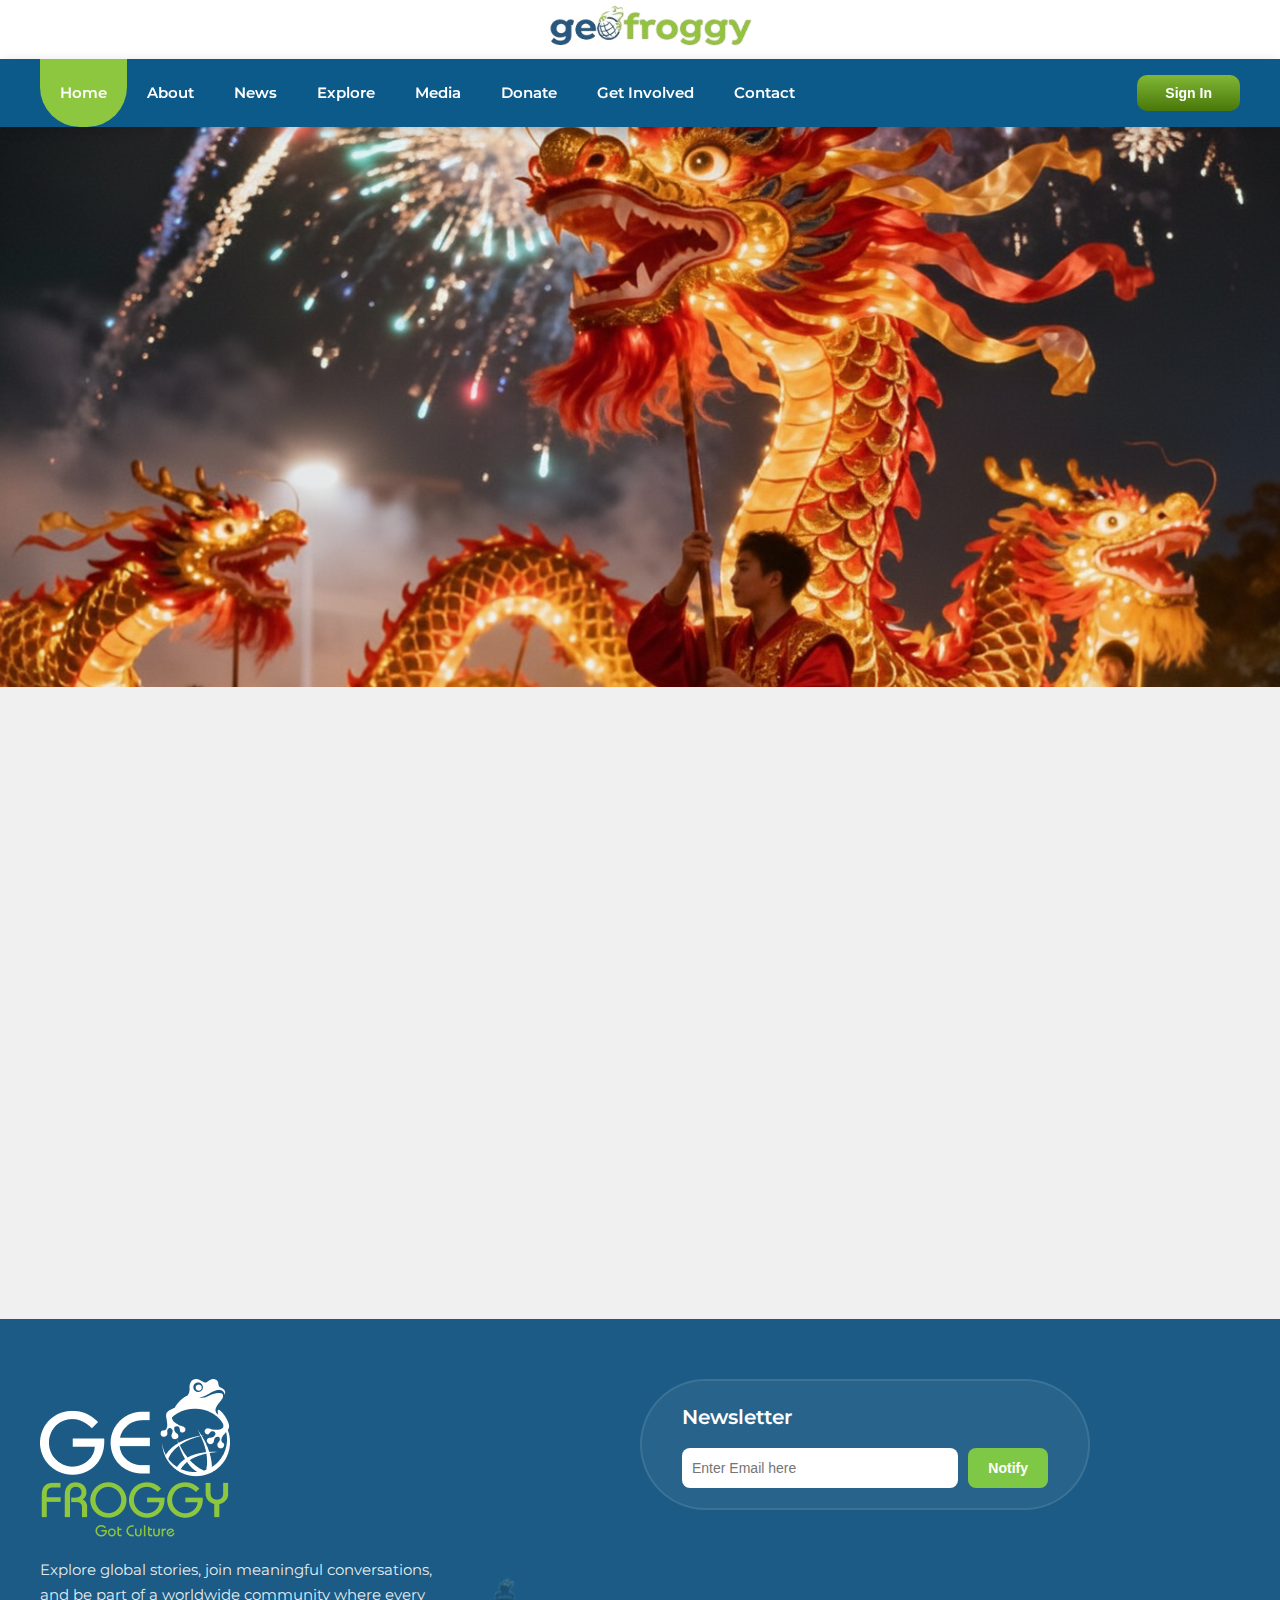
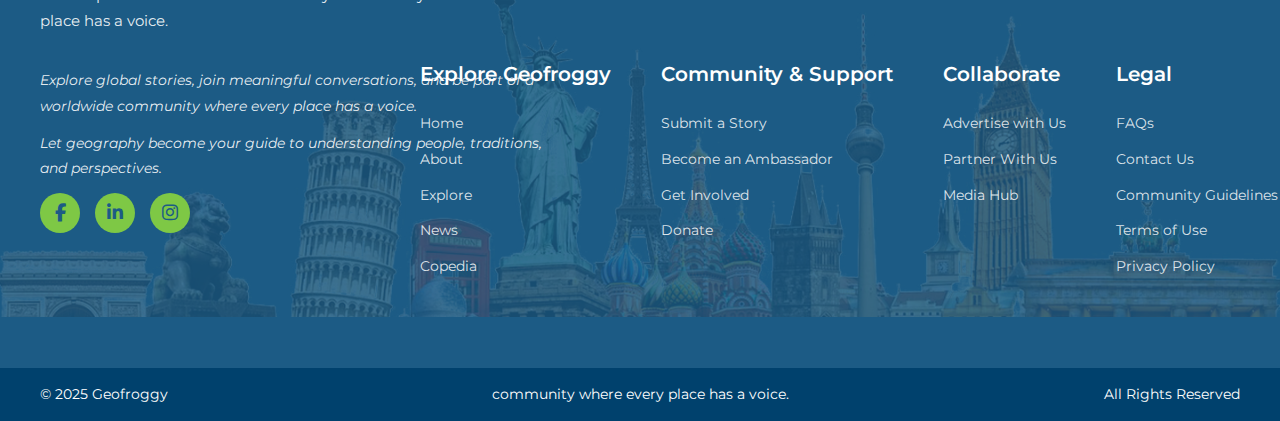
<file: index.html>
<!DOCTYPE html>
<html lang="en">
<head>
    <meta charset="UTF-8">
    <meta name="viewport" content="width=device-width, initial-scale=1.0">
    <title>GeoFroggy - Explore the World</title>
    <link rel="stylesheet" href="css/style.css">
    <link rel="preconnect" href="https://fonts.googleapis.com">
    <link rel="preconnect" href="https://fonts.gstatic.com" crossorigin>
    <link href="https://fonts.googleapis.com/css2?family=Montserrat:wght@400;500;600;700;800;900&display=swap" rel="stylesheet">
    <link rel="stylesheet" href="https://cdnjs.cloudflare.com/ajax/libs/font-awesome/6.4.0/css/all.min.css">

    <style>
        body {
            font-family: 'Montserrat', sans-serif !important;
        }
    </style>
</head>
<body>
    <!-- LOGO BAR - WHITE BACKGROUND TOP CENTER -->
    <div class="logo-bar">
        <div class="container">
            <div class="logo">
                <img src="images/logo-bg.png" alt="GeoFroggy Logo">
            </div>
        </div>
    </div>

    <!-- NAVIGATION BAR - BLUE BACKGROUND -->
    <header class="header">
        <div class="container">
            <div class="nav-container">
                <!-- Desktop Navigation -->
                <nav class="desktop-nav" id="desktopNav">
                    <a href="#" class="nav-item">Home</a>
                    <a href="#" class="nav-item">About</a>
                    <a href="#" class="nav-item">News</a>
                    <a href="#" class="nav-item explore-special">Explore</a>
                    <a href="#" class="nav-item">Media</a>
                    <a href="#" class="nav-item">Donate</a>
                    <a href="#" class="nav-item">Get Involved</a>
                    <a href="#" class="nav-item">Contact</a>
                </nav>

                <!-- Sign In Button -->
                <button class="signin-btn">Sign In</button>

                <!-- Mobile Menu Toggle -->
                <button class="hamburger" id="hamburger">
                    <i class="fas fa-bars" id="hamburgerIcon"></i>
                </button>
            </div>

            <!-- Mobile Menu Dropdown -->
            <div class="mobile-nav" id="mobileNav">
                <a href="#" class="mobile-item">Home</a>
                <a href="#" class="mobile-item">About</a>
                <a href="#" class="mobile-item">News</a>
                <a href="#" class="mobile-item">Explore</a>
                <a href="#" class="mobile-item">Media</a>
                <a href="#" class="mobile-item">Donate</a>
                <a href="#" class="mobile-item">Get Involved</a>
                <a href="#" class="mobile-item">Contact</a>
                <button class="signin-btn mobile-signin-btn">Sign In</button>
            </div>
        </div>
    </header>

    <!-- HERO SECTION -->
    <section class="hero-section">
        <div class="hero-wrapper">
            <img src="images/Her0 Image.png" alt="Dragon Festival" class="hero-img">
        </div>
    </section>

    <!-- CARDS SECTION -->
    <section class="cards-section">
        <div class="container">
            <div class="cards-wrapper">
                <!-- CARD 1: Kids 8-13 -->
                <div class="experience-card">
                    <div class="card-top">
                        <h3>Home</h3>
                    </div>
                    <div class="card-content">
                        <h4 class="card-heading">Kids 8-13</h4>
                        <p class="card-text">Games, maps and story quest</p>
                        <div class="card-img-box">
                            <img src="images/3 Image.png" alt="Kids Experience">
                        </div>
                        <button class="card-btn">Explore Kids Experience</button>
                    </div>
                </div>

                <!-- CARD 2: Teens 13-17 -->
                <div class="experience-card">
                    <div class="card-top">
                        <h3>Home</h3>
                    </div>
                    <div class="card-content">
                        <h4 class="card-heading">Teens 13-17</h4>
                        <p class="card-text">Compare countries, beats and challenges</p>
                        <div class="card-img-box">
                            <img src="images/2 Image.png" alt="Teens Experience">
                        </div>
                        <button class="card-btn">Explore Teen Experience</button>
                    </div>
                </div>

                <!-- CARD 3: Passport 18+ -->
                <div class="experience-card">
                    <div class="card-top">
                        <h3>Home</h3>
                    </div>
                    <div class="card-content">
                        <h4 class="card-heading">Passport 18+</h4>
                        <p class="card-text">Insightful stories content and dashboards</p>
                        <div class="card-img-box">
                            <img src="images/1 Image.png" alt="Adult Experience">
                        </div>
                        <button class="card-btn">Explore Adult Experience</button>
                    </div>
                </div>
            </div>
        </div>
    </section>

    <!-- FOOTER WITH NEWSLETTER TOP RIGHT -->
    <footer class="main-footer">
        <!-- Background Image Overlay -->
        <div class="footer-bg-overlay"></div>
        
        <div class="footer-container">
            <!-- TOP ROW: Logo + Newsletter -->
            <div class="footer-top-row">
                <!-- LEFT: Logo -->
                <div class="footer-logo-section">
                    <div class="footer-brand-logo">
                        <img src="images/Layer_1.png" alt="GeoFroggy Logo" class="footer-logo-img">
                    </div>
                    <p class="footer-description">
                        Explore global stories, join meaningful conversations, and be part of a worldwide community where every place has a voice.
                    </p>
                </div>
                
                <!-- RIGHT: Newsletter -->
                <div class="footer-newsletter-section">
                    <div class="newsletter-wrapper">
                        <h4>Newsletter</h4>
                        <div class="newsletter-input-group">
                            <input type="email" placeholder="Enter Email here" class="newsletter-email">
                            <button class="newsletter-submit">Notify</button>
                        </div>
                    </div>
                </div>
            </div>
            
            <!-- MIDDLE ROW: Paragraph + Links -->
            <div class="footer-middle-row">
                <!-- LEFT: Paragraph and Social Links -->
                <div class="footer-text-social">
                    <p class="footer-tagline">
                        Explore global stories, join meaningful conversations, and be part of a worldwide community where every place has a voice.
                    </p>
                    <p class="footer-tagline">
                        Let geography become your guide to understanding people, traditions, and perspectives.
                    </p>
                    
                    <div class="footer-social-links">
                        <a href="#" class="social-icon"><i class="fab fa-facebook-f"></i></a>
                        <a href="#" class="social-icon"><i class="fab fa-linkedin-in"></i></a>
                        <a href="#" class="social-icon"><i class="fab fa-instagram"></i></a>
                    </div>
                </div>
                
                <!-- RIGHT: All Links in 4 columns side-by-side -->
                <div class="footer-links-container">
                    <!-- Column 1: Explore Geofroggy -->
                    <div class="footer-link-col">
                        <h4>Explore Geofroggy</h4>
                        <ul>
                            <li><a href="#">Home</a></li>
                            <li><a href="#">About</a></li>
                            <li><a href="#">Explore</a></li>
                            <li><a href="#">News</a></li>
                            <li><a href="#">Copedia</a></li>
                        </ul>
                    </div>

                    <!-- Column 2: Community & Support -->
                    <div class="footer-link-col">
                        <h4>Community & Support</h4>
                        <ul>
                            <li><a href="#">Submit a Story</a></li>
                            <li><a href="#">Become an Ambassador</a></li>
                            <li><a href="#">Get Involved</a></li>
                            <li><a href="#">Donate</a></li>
                        </ul>
                    </div>

                    <!-- Column 3: Collaborate -->
                    <div class="footer-link-col">
                        <h4>Collaborate</h4>
                        <ul>
                            <li><a href="#">Advertise with Us</a></li>
                            <li><a href="#">Partner With Us</a></li>
                            <li><a href="#">Media Hub</a></li>
                        </ul>
                    </div>

                    <!-- Column 4: Legal -->
                    <div class="footer-link-col">
                        <h4>Legal</h4>
                        <ul>
                            <li><a href="#">FAQs</a></li>
                            <li><a href="#">Contact Us</a></li>
                            <li><a href="#">Community Guidelines</a></li>
                            <li><a href="#">Terms of Use</a></li>
                            <li><a href="#">Privacy Policy</a></li>
                        </ul>
                    </div>
                </div>
            </div>
        </div>
    </footer>

    <!-- BOTTOM COPYRIGHT BAR -->
    <div class="footer-bottom-bar">
        <span class="left-text">© 2025 Geofroggy</span>
        <span class="center-text">community where every place has a voice.</span>
        <span class="right-text">All Rights Reserved</span>
    </div>

    <script src="js/script.js"></script>
</body>
</html>
</file>
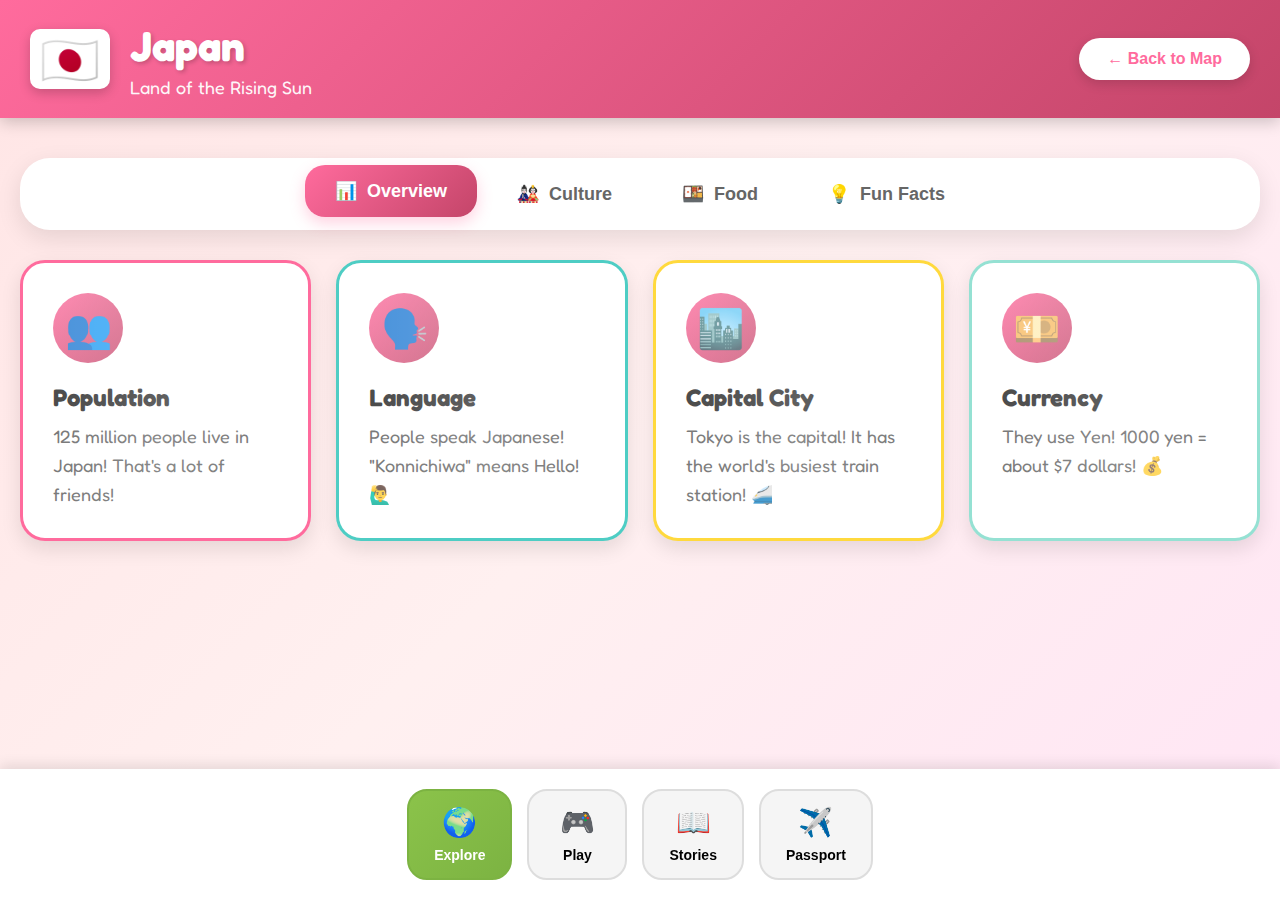
<file: explore.html>
<!DOCTYPE html>
<html lang="en">
<head>
    <meta charset="UTF-8">
    <meta name="viewport" content="width=device-width, initial-scale=1.0">
    <title>Explore Japan - GeoFroggy Kids</title>
    <link href="https://fonts.googleapis.com/css2?family=Fredoka:wght@400;500;600;700&display=swap" rel="stylesheet">
    <style>
        * {
            margin: 0;
            padding: 0;
            box-sizing: border-box;
        }

        body {
            font-family: 'Fredoka', sans-serif;
            background: linear-gradient(135deg, #FFE5E5 0%, #FFF0F0 50%, #FFE5F5 100%);
            min-height: 100vh;
            overflow-x: hidden;
            padding-bottom: 100px;
        }

        /* Header */
        header {
            background: linear-gradient(135deg, #FF6B9D 0%, #C44569 100%);
            padding: 20px 30px;
            color: white;
            box-shadow: 0 4px 15px rgba(0,0,0,0.2);
        }

        .header-content {
            max-width: 1400px;
            margin: 0 auto;
            display: flex;
            justify-content: space-between;
            align-items: center;
        }

        .country-flag {
            display: flex;
            align-items: center;
            gap: 20px;
        }

        .flag-box {
            width: 80px;
            height: 60px;
            background: white;
            border-radius: 10px;
            display: flex;
            align-items: center;
            justify-content: center;
            font-size: 48px;
            box-shadow: 0 4px 12px rgba(0,0,0,0.2);
        }

        .country-info h1 {
            font-size: 42px;
            margin-bottom: 5px;
            text-shadow: 2px 2px 4px rgba(0,0,0,0.2);
        }

        .country-info p {
            font-size: 18px;
            opacity: 0.95;
        }

        .back-btn {
            background: white;
            color: #FF6B9D;
            border: none;
            padding: 12px 28px;
            border-radius: 25px;
            font-size: 16px;
            font-weight: 600;
            cursor: pointer;
            transition: all 0.3s;
            box-shadow: 0 4px 12px rgba(0,0,0,0.15);
        }

        .back-btn:hover {
            transform: translateY(-3px);
            box-shadow: 0 6px 16px rgba(0,0,0,0.25);
        }

        /* Main Content */
        .main-content {
            max-width: 1400px;
            margin: 0 auto;
            padding: 40px 20px;
        }

        /* Fun Tabs */
        .tabs-container {
            background: white;
            border-radius: 30px;
            padding: 10px;
            box-shadow: 0 8px 25px rgba(0,0,0,0.1);
            margin-bottom: 30px;
            display: flex;
            gap: 10px;
            flex-wrap: wrap;
            justify-content: center;
        }

        .tab-btn {
            background: transparent;
            border: none;
            padding: 15px 30px;
            border-radius: 20px;
            font-size: 18px;
            font-weight: 600;
            cursor: pointer;
            transition: all 0.3s;
            color: #666;
            display: flex;
            align-items: center;
            gap: 10px;
        }

        .tab-btn:hover {
            background: #f5f5f5;
        }

        .tab-btn.active {
            background: linear-gradient(135deg, #FF6B9D, #C44569);
            color: white;
            transform: translateY(-3px);
            box-shadow: 0 6px 15px rgba(255, 107, 157, 0.3);
        }

        /* Tab Content */
        .tab-content {
            display: none;
            animation: fadeIn 0.5s;
        }

        .tab-content.active {
            display: block;
        }

        @keyframes fadeIn {
            from {
                opacity: 0;
                transform: translateY(20px);
            }
            to {
                opacity: 1;
                transform: translateY(0);
            }
        }

        /* Overview Cards */
        .overview-grid {
            display: grid;
            grid-template-columns: repeat(auto-fit, minmax(280px, 1fr));
            gap: 25px;
            margin-bottom: 30px;
        }

        .info-card {
            background: white;
            border-radius: 25px;
            padding: 30px;
            box-shadow: 0 8px 20px rgba(0,0,0,0.1);
            transition: all 0.3s;
            border: 3px solid transparent;
            position: relative;
            overflow: hidden;
        }

        .info-card::before {
            content: '';
            position: absolute;
            top: -50%;
            right: -50%;
            width: 200%;
            height: 200%;
            background: linear-gradient(45deg, transparent, rgba(255,255,255,0.3), transparent);
            transform: rotate(45deg);
            transition: all 0.5s;
        }

        .info-card:hover::before {
            animation: shine 1.5s infinite;
        }

        @keyframes shine {
            0% { transform: translateX(-100%) translateY(-100%) rotate(45deg); }
            100% { transform: translateX(100%) translateY(100%) rotate(45deg); }
        }

        .info-card:hover {
            transform: translateY(-10px) scale(1.02);
            box-shadow: 0 15px 35px rgba(0,0,0,0.2);
        }

        .info-card:nth-child(1) { border-color: #FF6B9D; }
        .info-card:nth-child(2) { border-color: #4ECDC4; }
        .info-card:nth-child(3) { border-color: #FFD93D; }
        .info-card:nth-child(4) { border-color: #95E1D3; }

        .card-icon {
            width: 70px;
            height: 70px;
            background: linear-gradient(135deg, #FF6B9D, #C44569);
            border-radius: 50%;
            display: flex;
            align-items: center;
            justify-content: center;
            font-size: 38px;
            margin-bottom: 20px;
            animation: bounce 2s infinite;
        }

        @keyframes bounce {
            0%, 100% { transform: translateY(0); }
            50% { transform: translateY(-15px); }
        }

        .info-card h3 {
            font-size: 24px;
            color: #1a1a1a;
            margin-bottom: 10px;
        }

        .info-card p {
            font-size: 18px;
            color: #555;
            line-height: 1.6;
        }

        /* Culture Section */
        .culture-grid {
            display: grid;
            grid-template-columns: repeat(auto-fit, minmax(300px, 1fr));
            gap: 25px;
        }

        .culture-card {
            background: white;
            border-radius: 25px;
            overflow: hidden;
            box-shadow: 0 8px 20px rgba(0,0,0,0.1);
            transition: all 0.3s;
        }

        .culture-card:hover {
            transform: translateY(-10px);
            box-shadow: 0 15px 35px rgba(0,0,0,0.2);
        }

        .culture-img {
            width: 100%;
            height: 200px;
            background: linear-gradient(135deg, #667eea 0%, #764ba2 100%);
            display: flex;
            align-items: center;
            justify-content: center;
            font-size: 80px;
            position: relative;
            overflow: hidden;
        }

        .culture-img::before {
            content: '';
            position: absolute;
            width: 100%;
            height: 100%;
            background: linear-gradient(45deg, transparent, rgba(255,255,255,0.2), transparent);
            animation: slideShine 3s infinite;
        }

        @keyframes slideShine {
            0% { transform: translateX(-100%); }
            100% { transform: translateX(100%); }
        }

        .culture-content {
            padding: 25px;
        }

        .culture-content h3 {
            font-size: 26px;
            color: #1a1a1a;
            margin-bottom: 12px;
        }

        .culture-content p {
            font-size: 16px;
            color: #555;
            line-height: 1.7;
        }

        /* Food Section */
        .food-grid {
            display: grid;
            grid-template-columns: repeat(auto-fit, minmax(250px, 1fr));
            gap: 25px;
        }

        .food-card {
            background: white;
            border-radius: 25px;
            padding: 25px;
            text-align: center;
            box-shadow: 0 8px 20px rgba(0,0,0,0.1);
            transition: all 0.3s;
            cursor: pointer;
        }

        .food-card:hover {
            transform: scale(1.05) rotate(2deg);
            box-shadow: 0 15px 35px rgba(0,0,0,0.2);
        }

        .food-emoji {
            font-size: 80px;
            margin-bottom: 15px;
            display: inline-block;
            animation: wiggle 2s infinite;
        }

        @keyframes wiggle {
            0%, 100% { transform: rotate(0deg); }
            25% { transform: rotate(-5deg); }
            75% { transform: rotate(5deg); }
        }

        .food-card h3 {
            font-size: 24px;
            color: #1a1a1a;
            margin-bottom: 10px;
        }

        .food-card p {
            font-size: 15px;
            color: #666;
        }

        /* Fun Facts Section */
        .facts-container {
            background: linear-gradient(135deg, #667eea 0%, #764ba2 100%);
            border-radius: 30px;
            padding: 40px;
            color: white;
            box-shadow: 0 15px 40px rgba(0,0,0,0.2);
        }

        .facts-container h2 {
            font-size: 36px;
            text-align: center;
            margin-bottom: 30px;
            text-shadow: 2px 2px 4px rgba(0,0,0,0.2);
        }

        .facts-list {
            display: grid;
            grid-template-columns: repeat(auto-fit, minmax(300px, 1fr));
            gap: 20px;
        }

        .fact-item {
            background: rgba(255,255,255,0.15);
            border-radius: 20px;
            padding: 20px;
            backdrop-filter: blur(10px);
            border: 2px solid rgba(255,255,255,0.2);
            transition: all 0.3s;
        }

        .fact-item:hover {
            background: rgba(255,255,255,0.25);
            transform: translateX(10px);
        }

        .fact-item::before {
            content: '✨';
            font-size: 28px;
            margin-right: 10px;
        }

        .fact-item p {
            font-size: 17px;
            line-height: 1.6;
        }

        /* Bottom Navigation */
        .bottom-nav {
            background: white;
            padding: 20px;
            position: fixed;
            bottom: 0;
            left: 0;
            right: 0;
            box-shadow: 0 -4px 12px rgba(0,0,0,0.1);
            display: flex;
            justify-content: center;
            gap: 15px;
            z-index: 100;
        }

        .nav-btn-bottom {
            background: #f5f5f5;
            border: 2px solid #ddd;
            border-radius: 20px;
            padding: 15px 25px;
            display: flex;
            flex-direction: column;
            align-items: center;
            gap: 8px;
            cursor: pointer;
            transition: all 0.3s;
            min-width: 100px;
        }

        .nav-btn-bottom.active {
            background: linear-gradient(135deg, #8BC34A, #7CB342);
            color: white;
            border-color: #7CB342;
        }

        .nav-btn-bottom:hover {
            transform: translateY(-5px);
        }

        .nav-icon {
            font-size: 28px;
        }

        .nav-label {
            font-size: 14px;
            font-weight: 600;
        }

        /* Responsive */
        @media (max-width: 768px) {
            .header-content {
                flex-direction: column;
                gap: 20px;
                text-align: center;
            }

            .country-info h1 {
                font-size: 32px;
            }

            .tabs-container {
                flex-direction: column;
            }

            .tab-btn {
                width: 100%;
                justify-content: center;
            }

            .overview-grid,
            .culture-grid,
            .food-grid,
            .facts-list {
                grid-template-columns: 1fr;
            }

            .bottom-nav {
                gap: 8px;
                padding: 15px 10px;
            }

            .nav-btn-bottom {
                min-width: 70px;
                padding: 10px 15px;
            }

            .nav-icon {
                font-size: 20px;
            }

            .nav-label {
                font-size: 11px;
            }
        }
    </style>
</head>
<body>
    <!-- Header -->
    <header>
        <div class="header-content">
            <div class="country-flag">
                <div class="flag-box">🇯🇵</div>
                <div class="country-info">
                    <h1>Japan</h1>
                    <p>Land of the Rising Sun</p>
                </div>
            </div>
            <button class="back-btn" onclick="window.history.back()">← Back to Map</button>
        </div>
    </header>

    <!-- Main Content -->
    <div class="main-content">
        <!-- Tabs -->
        <div class="tabs-container">
            <button class="tab-btn active" onclick="showTab('overview')">
                <span>📊</span> Overview
            </button>
            <button class="tab-btn" onclick="showTab('culture')">
                <span>🎎</span> Culture
            </button>
            <button class="tab-btn" onclick="showTab('food')">
                <span>🍱</span> Food
            </button>
            <button class="tab-btn" onclick="showTab('facts')">
                <span>💡</span> Fun Facts
            </button>
        </div>

        <!-- Overview Tab -->
        <div class="tab-content active" id="overview">
            <div class="overview-grid">
                <div class="info-card">
                    <div class="card-icon">👥</div>
                    <h3>Population</h3>
                    <p>125 million people live in Japan! That's a lot of friends!</p>
                </div>
                <div class="info-card">
                    <div class="card-icon">🗣️</div>
                    <h3>Language</h3>
                    <p>People speak Japanese! "Konnichiwa" means Hello! 🙋‍♂️</p>
                </div>
                <div class="info-card">
                    <div class="card-icon">🏙️</div>
                    <h3>Capital City</h3>
                    <p>Tokyo is the capital! It has the world's busiest train station! 🚄</p>
                </div>
                <div class="info-card">
                    <div class="card-icon">💴</div>
                    <h3>Currency</h3>
                    <p>They use Yen! 1000 yen = about $7 dollars! 💰</p>
                </div>
            </div>
        </div>

        <!-- Culture Tab -->
        <div class="tab-content" id="culture">
            <div class="culture-grid">
                <div class="culture-card">
                    <div class="culture-img">🌸</div>
                    <div class="culture-content">
                        <h3>Cherry Blossoms</h3>
                        <p>Every spring, beautiful pink cherry blossoms bloom! People have picnics under the trees. It's called "Hanami"!</p>
                    </div>
                </div>
                <div class="culture-card">
                    <div class="culture-img" style="background: linear-gradient(135deg, #f093fb 0%, #f5576c 100%);">🥋</div>
                    <div class="culture-content">
                        <h3>Martial Arts</h3>
                        <p>Karate, Judo, and Sumo wrestling come from Japan! Sumo wrestlers can weigh over 400 pounds!</p>
                    </div>
                </div>
                <div class="culture-card">
                    <div class="culture-img" style="background: linear-gradient(135deg, #4facfe 0%, #00f2fe 100%);">🏯</div>
                    <div class="culture-content">
                        <h3>Amazing Castles</h3>
                        <p>Japan has beautiful old castles! Some are over 400 years old and still standing strong!</p>
                    </div>
                </div>
            </div>
        </div>

        <!-- Food Tab -->
        <div class="tab-content" id="food">
            <div class="food-grid">
                <div class="food-card">
                    <div class="food-emoji">🍣</div>
                    <h3>Sushi</h3>
                    <p>Rice with fresh fish on top! Super yummy and healthy!</p>
                </div>
                <div class="food-card">
                    <div class="food-emoji">🍜</div>
                    <h3>Ramen</h3>
                    <p>Hot noodle soup! Perfect for cold days!</p>
                </div>
                <div class="food-card">
                    <div class="food-emoji">🍡</div>
                    <h3>Dango</h3>
                    <p>Sweet rice dumplings on a stick! Like colorful lollipops!</p>
                </div>
                <div class="food-card">
                    <div class="food-emoji">🍙</div>
                    <h3>Onigiri</h3>
                    <p>Rice balls wrapped in seaweed! A popular snack!</p>
                </div>
                <div class="food-card">
                    <div class="food-emoji">🍱</div>
                    <h3>Bento Box</h3>
                    <p>Lunch box with rice, fish, and veggies! So colorful!</p>
                </div>
                <div class="food-card">
                    <div class="food-emoji">🍢</div>
                    <h3>Yakitori</h3>
                    <p>Grilled chicken on skewers! Tasty street food!</p>
                </div>
            </div>
        </div>

        <!-- Fun Facts Tab -->
        <div class="tab-content" id="facts">
            <div class="facts-container">
                <h2>🎉 Amazing Facts About Japan!</h2>
                <div class="facts-list">
                    <div class="fact-item">
                        <p>Japan has over 6,800 islands! Only 430 of them have people living on them!</p>
                    </div>
                    <div class="fact-item">
                        <p>Tokyo has a population of 14 million - that's more than the entire country of Belgium!</p>
                    </div>
                    <div class="fact-item">
                        <p>Japan's bullet trains can go 200 mph! That's faster than a race car! 🚄</p>
                    </div>
                    <div class="fact-item">
                        <p>Mount Fuji is Japan's tallest mountain at 12,388 feet! It's actually a volcano! 🗻</p>
                    </div>
                    <div class="fact-item">
                        <p>There are more than 1,500 earthquakes in Japan every year! But most are very small!</p>
                    </div>
                    <div class="fact-item">
                        <p>Japan invented emoji! The word comes from "e" (picture) + "moji" (character)! 😊</p>
                    </div>
                    <div class="fact-item">
                        <p>Vending machines are everywhere! You can buy hot soup, toys, and even umbrellas!</p>
                    </div>
                    <div class="fact-item">
                        <p>Japanese schools don't have janitors! Students clean their own schools! 🧹</p>
                    </div>
                </div>
            </div>
        </div>
    </div>

    <!-- Bottom Navigation -->
    <div class="bottom-nav">
        <button class="nav-btn-bottom active">
            <span class="nav-icon">🌍</span>
            <span class="nav-label">Explore</span>
        </button>
        <button class="nav-btn-bottom">
            <span class="nav-icon">🎮</span>
            <span class="nav-label">Play</span>
        </button>
        <button class="nav-btn-bottom">
            <span class="nav-icon">📖</span>
            <span class="nav-label">Stories</span>
        </button>
        <button class="nav-btn-bottom">
            <span class="nav-icon">✈️</span>
            <span class="nav-label">Passport</span>
        </button>
    </div>

    <script>
        function showTab(tabName) {
            // Hide all tabs
            const tabs = document.querySelectorAll('.tab-content');
            tabs.forEach(tab => tab.classList.remove('active'));

            // Remove active from all buttons
            const buttons = document.querySelectorAll('.tab-btn');
            buttons.forEach(btn => btn.classList.remove('active'));

            // Show selected tab
            document.getElementById(tabName).classList.add('active');

            // Add active to clicked button
            event.target.closest('.tab-btn').classList.add('active');
        }
    </script>
</body>
</html>
</file>
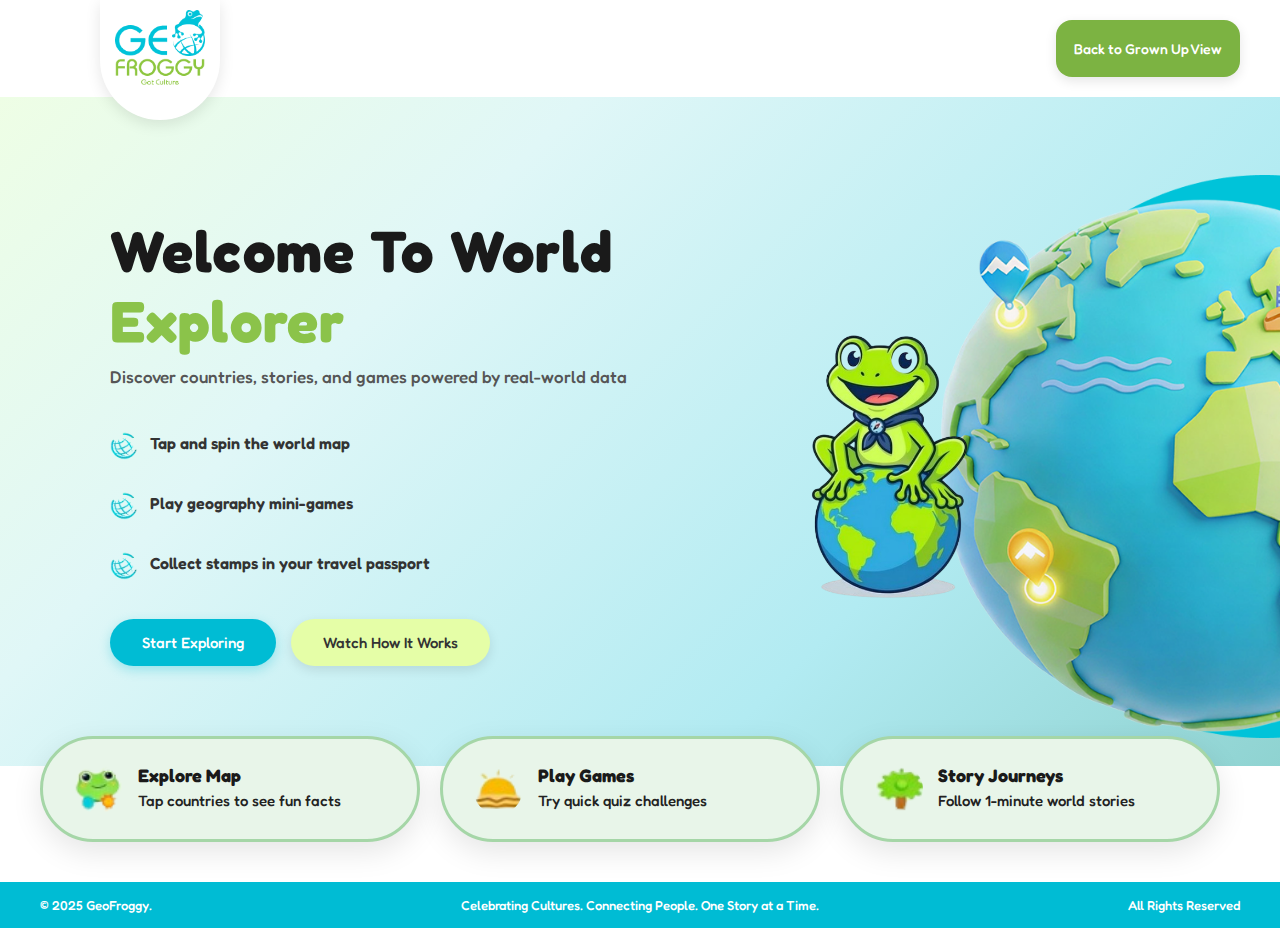
<file: kids.html>
<!DOCTYPE html>
<html lang="en">
<head>
    <link href="https://fonts.googleapis.com/css2?family=Fredoka:wght@400;500;600;700&family=Montserrat:wght@400;500;600;700&display=swap" rel="stylesheet">

     <!-- <link href="https://fonts.googleapis.com/css2?family=Montserrat:wght@400;500;600;700;800;900&display=swap" rel="stylesheet"> -->
     <link rel="preconnect" href="https://fonts.googleapis.com">
<link rel="preconnect" href="https://fonts.gstatic.com" crossorigin>
    <meta charset="UTF-8">
    <meta name="viewport" content="width=device-width, initial-scale=1.0">

    <title>GeoFroggy - World Explorer</title>
    <style>
        * {
            margin: 0;
            padding: 0;
            box-sizing: border-box;
        }

        body, html {
    overflow-x: hidden; /* prevent horizontal scroll */
}

        body {
            font-family: 'Fredoka', sans-serif;
            overflow-x: hidden;
        }

        /* Page 1 Styles */
        .page {
            min-height: 100vh;
            display: none;
            flex-direction: column;
        }

        .page.active {
            display: flex;
        }

        /* Header */
        header {
            padding: 20px 40px;
            display: flex;
            justify-content: space-between;
            align-items: center;
            position: relative;
            z-index: 100;
        }

        .logo {
            display: flex;
            align-items: center;
            gap: 10px;
        }

       /* White logo container – stays in blue area */
.logo-img {
    width: 120px;
    height: 120px;
    background: white;
    border-radius: 0 0 50% 50%;
    box-shadow: 0 4px 15px rgba(0,0,0,0.1);
    margin-left: 70px;

    position: absolute;
    top: 0;
    left: 30px;
    z-index: 10;

    display: flex;
    justify-content: center;
    overflow: visible;   /* 👈 VERY IMPORTANT */
}


/* Logo image – moves upward */
.logo-img img {
    width: 75%;
    height: auto;
    object-fit: contain;
    margin-left: 15px;
    margin-top: 10px;

    position: relative;
   
}

        .nav-btn {
            background: #7CB342;
            color: white;
            border: none;
            padding: 10px 25px;
            border-radius: 25px;
            cursor: pointer;
            font-size: 14px;
            font-weight: 600;
            box-shadow: 0 4px 10px rgba(124, 179, 66, 0.3);
        }

        /* Page 1 Content */
        .page1-content {
            background: linear-gradient(135deg, 
    #EEFEE5 0%,    /* Top-left mint green */
    #E0F7F7 30%,   /* Light cyan */
    #B2EBF2 70%,   /* Light blue */
    #8FD3D1 100%   /* Bottom teal/parrot green */
  );
            flex: 1;
            padding: 60px 40px 40px;
            display: flex;
            align-items: center;
            justify-content: space-between;
            position: relative;
            padding-bottom: 100px;
        }

        .left-content {
            flex: 1;
            max-width: 600px;
            margin-left: 70px;
            padding-top: 5%;
        }

        .main-title {
            font-size: 58px;
             font-family: 'Fredoka', sans-serif;
    font-weight: 700;
            color: #1a1a1a;
            line-height: 1.2;
            margin-bottom: 10px;
            letter-spacing: 1.15px;
        }

        .explorer {
            color: #8BC34A;
            font-family: 'Fredoka', sans-serif;
    font-weight: 700;
        }

        .subtitle {
            font-family: 'Fredoka', sans-serif;
    font-weight: 500;
            color: #555;
            font-size: 17px;
            margin-bottom: 35px;

        }

        .features {
            margin-bottom: 35px;
        }


        .feature-item {
            font-family: 'Fredoka', sans-serif;
    font-weight: 600;
            display: flex;
            align-items: center;
            gap: 12px;
            margin-bottom: 18px;
            font-size: 16px;
            color: #333;
        }

       .feature-icon img {
    width: 28px;   /* apni desired size */
    height: 28px;
    margin-top: 10px;
}




        .cta-buttons {
            display: flex;
            gap: 15px;
            flex-wrap: wrap;
        }

        .btn-primary {
            background: #00BCD4;
            color: white;
            border: none;
            padding: 14px 32px;
            border-radius: 25px;
            cursor: pointer;
            font-size: 15px;
            box-shadow: 0 4px 12px rgba(0, 188, 212, 0.3);
        }

        .btn-secondary {
            background: #E5FEA7;
            color: #333;
            border: none;
            padding: 14px 32px;
            border-radius: 25px;
            cursor: pointer;
            font-size: 15px;
            box-shadow: 0 4px 12px rgba(0, 0, 0, 0.1);
        }
        .btn-primary, .btn-secondary, .nav-btn {
    font-family: 'Fredoka', sans-serif;
    font-weight: 500;  /* Bold */
}

.right-content {
    flex: 1;
    display: flex;
    justify-content: center;
    align-items: center;
    position: relative;
}

.globe-container {
    position: relative;
    width: 450px;
    height: 450px;
    
}



/* Images ke liye absolute positioning */
.globe-img {
     position: absolute;
     width: auto;
    height: auto;
    display: block;
    height: auto;  /* original size maintain karne ke liye */
    object-fit: cover;
    overflow: visible;
}

/* Pehli image */
.img1 {
    top: 60%;
    left: 100%;
    height: 400px;
    width: 400px;        /* ellipse ka size */
    transform: translate(-50%, -50%);
    z-index: 1;
}

/* Dusri image */
.img2 {
    top: 60%;
    left: 105%;
    height: 550px;
    width: 550px;        /* globe ka size */
    transform: translate(-50%, -50%);
    z-index: 2;
    animation: spin 6s linear infinite;
}


/* Rotation keyframes */
@keyframes spin {
    from {
        transform: translate(-50%, -50%) rotate(0deg);
    }
    to {
        transform: translate(-50%, -50%) rotate(360deg);
    }
}


.frog-left {
    position: absolute;
    top: 60%;
    left: 30%;
    transform: translateY(-50%) translateX(-130px);
    z-index: 20;
    transition: all 0.3s ease;
    width: 300px;
    height: 300px;
    
    /* Floating animation - goes UP first */
    animation: floatUpDown 2s ease-in-out infinite;
}

/* Animation: First goes UP, then comes DOWN */
@keyframes floatUpDown {
    0% {
        transform: translateY(-50%) translateX(-130px) translateY(0);
    }
    50% {
        transform: translateY(-50%) translateX(-130px) translateY(-30px); /* Higher up */
    }
    100% {
        transform: translateY(-50%) translateX(-130px) translateY(0);
    }
}

/* Also style the frog image inside */
.frog-left img {
    width: 100%;   /* Make image fill container */
    height: 100%;
    object-fit: contain; /* Keep aspect ratio */
}

.frog-left:hover {
    cursor: pointer;
}

        /* Feature Cards */
        .feature-cards {
            display: flex;
            gap: 20px;
            padding: 0 40px 40px;
            justify-content: flex-start;
            margin-top: -30px;
            position: relative;
            z-index: 10;
        }

        .feature-card {
            background: #E8F5E9;
            border: 3px solid #A5D6A7;
            padding: 25px 30px;
            border-radius: 70px;
            box-shadow: 0 10px 30px rgba(0,0,0,0.1);
            display: flex;
            align-items: flex-start;
            gap: 15px;
            flex: 1;
            max-width: 380px;
            cursor: pointer;
            transition: transform 0.3s;
        }

        .feature-card:hover {
            transform: translateY(-5px);
        }

        .card-icon {
            width: 50px;
            height: 50px;
            border-radius: 50%;
            display: flex;
            align-items: center;
            justify-content: center;
            font-size: 28px;
            flex-shrink: 0;
        }

        .card-content h3 {
            font-family: 'Fredoka', sans-serif;
    font-weight: 700;
            font-size: 18px;
            color: #1a1a1a;
            margin-bottom: 5px;
        }

        .card-content p {
            font-family: 'Fredoka', sans-serif;
    font-weight: 500;
            font-size: 15px;
            color: #222;
        }

        /* Page 2 Styles */
      .page2-content {
    background: linear-gradient(to bottom, #E0F7F7 0%, #F1FFE3 100%);
    flex: 1;
    padding: 40px;
    padding-bottom: 0; /* already 0 hai */
    display: flex;
    flex-direction: column;
    align-items: center;
    justify-content: flex-end; /* content ko bottom me le aaya */
    margin-bottom: -10px; /* container thoda upar shift */
}


 .map-container {
    position: relative;
    width: 100%;
    max-width: 1400px;
    margin: 0 auto;
}


.world-map-img {
    width: 100%;
    height: 700px;
    display: block;
}

/* Icons on Map */
.map-icon {
    position: absolute;
    width: 70px;
    height: 70px;
    animation: float 3s ease-in-out infinite;
}

/* Float Animation */
@keyframes float {
    0%, 100% {
        transform: translateY(0px);
    }
    50% {
        transform: translateY(-15px);
    }
}

/* Different animation delays for each icon */
.building { 
    top: 10%; 
    left: 35%;
    animation-delay: 0s;
}

.tree { 
    top: 30%; 
    left: 20%;
    animation-delay: 0.5s;
}

.home { 
    top: 25%; 
    left: 65%;
    animation-delay: 1s;
}

.cangroo { 
    top: 56%; 
    left: 30%;
    animation-delay: 1.5s;
}

.tree2 { 
    top: 56%; 
    left: 78%;
    animation-delay: 2s;
}






/* Tap Prompt */
.tap-prompt {
    position: absolute;
    bottom: 10%;
    left: 50%;
    transform: translateX(-50%);
    background: #BDE8FA;
    color: #00416D;
    padding: 12px 24px;
    border-radius: 50px;
    font-size: 16px;
    font-weight: 500;
    display: flex;
    align-items: center;
    gap: 10px;
    box-shadow: 0 4px 12px rgba(0, 0, 0, 0.15);
    border: 2px solid #e0e0e0;
}

.hand-icon {
    font-size: 22px;
    animation: tap 0.8s ease-in-out infinite;
}

@keyframes tap {
    0%, 100% {
        transform: translateY(0);
    }
    50% {
        transform: translateY(-5px);
    }
}

/* Frog Mascot */
.page2-frog {
    position: absolute;
    bottom: 12%;
    right: 15%;
}

.speech-icon {
    width: 140px;    /* image size */
    height: 140px;   /* image size */
}

.speech-icon-small {
    width: 110px;
    height: 250px;
    display: block;
    position: absolute;  /* agar specific position chahiye */
    bottom: -8%;         /* screen ke bottom se gap */
    right: 10%;           /* screen ke right se gap */
}


     /* Navigation Wrapper - clean style */
/* Navigation Wrapper */
 .container {
            background: white;
            border-radius: 24px;
            box-shadow: 0 20px 50px rgba(0, 0, 0, 0.2);
            padding: 24px;
            width: 100%;
            max-width: 600px;
            margin-left: 30%;
            margin-top: -35px;
            margin-bottom: 30px;
            z-index: 1;
        }

        .nav-grid {
            display: grid;
            grid-template-columns: repeat(4, 1fr);
            gap: 16px;
        }

        .nav-btn {
            display: flex;
            flex-direction: column;
            align-items: center;
            justify-content: center;
            padding: 20px 18px;
            border: none;
            border-radius: 16px;
            cursor: pointer;
            transition: all 0.2s ease;
            box-shadow: 0 4px 12px rgba(0, 0, 0, 0.1);
        }

        /* Remove white background from icon wrapper in active button */
/* Complete reset for active button's icon wrapper */
.nav-btn.active .icon-wrapper {
    background: transparent !important;
    background-color: transparent !important;
    box-shadow: none !important;
    border: none !important;
}

/* Also check if the image itself has white background */
.nav-btn.active .icon-wrapper img {
    background: transparent !important;
}

/* Remove any possible white from the button itself */
.nav-btn.active {
    background: url("images/Rectangle 3970.png") center/cover no-repeat !important;
    background-color: transparent !important;
}
        .nav-btn:hover {
            transform: translateY(-2px);
            box-shadow: 0 6px 16px rgba(0, 0, 0, 0.15);
        }

        .nav-btn.active {
            background: url("images/Rectangle\ 3974.png") center/cover no-repeat;
        }

        .nav-btn.inactive {
            background: white;
        }

        .icon-wrapper {
            width: 48px;
            height: 48px;
            border-radius: 12px;
            display: flex;
            align-items: center;
            justify-content: center;
            margin-bottom: 8px;
            background: transparent !important;
        }

       

        .icon {
            width: 50px;
            height: 50px;
            fill: none;
            stroke: #0d9488;
            stroke-width: 2;
            stroke-linecap: round;
            stroke-linejoin: round;
        }

        .nav-btn span {
            font-size: 12px;
            font-weight: 600;
        }

        .span {
            color:#065f46;
        }

        .inactive span {
            color: #6b7280;
        }

        
/* ===================== */
/* MOBILE RESPONSIVE CSS */
/* ===================== */

/* Small tablets / large phones (up to 768px) */
@media (max-width: 768px) {
    .container {
        width: 95%;
        margin-right: 10px;
        padding: 20px;
        margin-top: -25px;
        margin-bottom: 60px !important;
        margin-left: 10px;
        transform: translateX(-10px);
    }

    .nav-grid {
        grid-template-columns: repeat(3, 1fr); /* 3 buttons per row */
        gap: 12px;
    }

    .nav-btn {
        padding: 16px 14px;
    }

    .icon-wrapper {
        width: 32px;
        height: 32px;
    }

    .icon {
        width: 34px;
        height: 34px;
    }

    .nav-btn span {
        font-size: 11px;
    }
}

/* Small phones (up to 480px) */
@media (max-width: 480px) {
    .container {
        width: 100%;
        padding: 12px;
        margin-top: -15px;
        margin-bottom: 15px;
        border-radius: 16px;
    }

    .nav-grid {
        grid-template-columns: repeat(4, 1fr); /* 4 buttons in one row */
        gap: 8px;                             /* smaller gap for mobile */
    }

    .nav-btn {
        padding: 10px 8px;                     /* smaller buttons to fit */
    }

    .icon-wrapper {
        width: 32px;
        height: 32px;
    }

    .icon {
        width: 24px;
        height: 24px;
    }

    .nav-btn span {
        font-size: 10px;
    }

     .logo-img img {
    width: 80%;
    height: auto;
    object-fit: contain;
    position: relative;
    margin-top: 5px;
    margin-left: 5px;
    z-index: 1;
}
}
        


        /* Footer */
        footer {
             font-family: 'Fredoka', sans-serif;
    font-weight: 500;
            background: #00BCD4;
            color: white;
            padding: 15px 40px;
            display: flex;
            justify-content: space-between;
            align-items: center;
            font-size: 13px;
            
        }

        .footer-left {
            display: flex;
            gap: 5px;
        }

       /* Responsive Design */
        @media (max-width: 1200px) {
            .main-title {
                font-size: 48px;
            }
            
            .left-content {
                margin-left: 40px;
            }
            
            .globe-container {
                width: 380px;
                height: 380px;
            }
            
            .frog-left {
                width: 250px;
                height: 250px;
            }
            
            .img1, .img2 {
                max-width: 100%;
                max-height: 100%;
            }
        }

        @media (max-width: 992px) {
            .page1-content {
                flex-direction: column;
                padding: 40px 20px 80px;
            }
            
            .left-content {
                margin-left: 0;
                max-width: 100%;
                text-align: center;
                padding-top: 0;
            }
            
            .main-title {
                font-size: 42px;
            }
            
            .features {
                display: flex;
                flex-direction: column;
                align-items: center;
            }
            
            .cta-buttons {
                justify-content: center;
            }
            
            .right-content {
                margin-top: 30px;
                width: 100%;
            }
            
            .globe-container {
                width: 300px;
                height: 300px;
            }
            
            .frog-left {
                width: 180px;
                height: 180px;
                left: 30%;
                transform: translateY(-50%) translateX(-90px);
            }
            
            .img1 {
                left: 50%;
                max-width: 100%;
            }
            
            .img2 {
                left: 50%;
                max-width: 100%;
            }
            
            .feature-cards {
                flex-direction: column;
                align-items: center;
                padding: 0 20px 40px;
            }
            
            .feature-card {
                max-width: 500px;
                width: 100%;
            }
        }

@media (min-width: 768px) and (max-width: 900px) {

    /* ---------- PAGE 1 LAYOUT ---------- */
    .page1-content {
        flex-direction: row;              /* Desktop style */
        align-items: center;
        justify-content: space-between;
        padding: 60px 30px 120px;         /* left-right padding reduce */
        width: 100%;                        /* flexible width */
        max-width: 1200px;                 /* desktop max limit */
        margin: 0 auto;                    /* center align */
        text-align: left;
    }

    .left-content {
        flex: 1;
        max-width: 520px;
        margin-left: 20px;                 /* reduce for tablet */
        text-align: left;
    }

    .main-title {
        font-size: 44px;
        line-height: 1.25;
    }

    .subtitle {
        font-size: 15px;
        margin-bottom: 30px;
    }

    .features {
        align-items: flex-start;
    }

    .cta-buttons {
        justify-content: flex-start;
    }

    /* ---------- RIGHT VISUAL AREA ---------- */
    .right-content {
        flex: 1;
        justify-content: center;
        position: relative;
    }

    .globe-container {
        width: 350px;       /* reduce for iPad */
        height: 350px;
    }

    .img1 {
        left: 75%;          /* center properly */
        top: 55%;
        transform: translate(-50%, -50%);
        width: auto;
        height: auto;
        max-width: 350px;
        max-height: 350px;
    }

    .img2 {
        left: 75%;          /* center properly */
        top: 55%;
        transform: translate(-50%, -50%);
        width: auto;
        height: auto;
        max-width: 300px;
        max-height: 300px;
    }

    /* ---------- FROG POSITION ---------- */
    .frog-left {
        position: absolute;
        left: 25%;
        top: 65%;
        width: 250px;
        height: 250px;
        transform: translate(-50%, -50%);
    }

    .cta-buttons {
   flex-wrap: nowrap;
        justify-content: flex-start; /* center if you want */
        gap: 20px;
}

 .btn-primary,
    .btn-secondary {
        flex: 1;             /* equal width */
        width: auto;
        font-size: 15px;
        white-space: nowrap;
    }




    /* ---------- FEATURE CARDS (3 IN A ROW) ---------- */
   .feature-cards {
    display: grid;               /* flex → grid better for fixed layout */
    grid-template-columns: repeat(2, 1fr);  /* top row: 2 columns */
    grid-auto-rows: auto;        /* row height automatic */
    justify-content: center;     /* center the grid */
    gap: 20px;
    padding: 0 20px 40px;
    max-width: 800px;            /* optional: limit container width */
    margin: 0 auto;
}

/* 3rd card goes to next row and centered */
.feature-card:nth-child(3) {
    grid-column: 1 / -1;         /* span full row */
    justify-self: center;         /* center horizontally */
    max-width: 300px;             /* optional */
}


    .feature-card {
        width: auto;           /* slightly reduce */
        flex: 1;
font-size: 12px;
    }

    .feature-icon img {
                width: 20px;
                height: 20px;
            }
}




     

       @media (max-width: 576px) {
            .logo-img {
                width: 70px;
                height: 70px;
                margin-left: 10px;
                left: 5px;
            }
            
            .nav-btn {
                padding: 7px 15px;
                font-size: 14px;
                margin-left: 10px;
            }
            
            .page1-content {
                padding: 25px 12px 50px;
                width: 100%;
                max-width: 100%;
            }
            
            .main-title {
                font-size: 26px;
                line-height: 1.3;
                text-align: left;
                padding-left: 30px;
                padding-top: 20px;
            }
            
            .subtitle {
                font-size: 13px;
                margin-bottom: 20px;
                text-align: left;
                padding-left: 30px;
            }
            
    .features {
        display: flex;
        flex-direction: column;
        align-items: flex-start;   /* poora block left */
        padding-left: 30px;
    }

    .feature-item {
        display: flex;
        align-items: center;       /* icon & text same line */
        justify-content: flex-start;
        gap: 10px;                 /* icon aur text ka gap */
        width: 100%;
        text-align: left;
        font-size: 13px;
    }

    .feature-icon img {
        width: 20px;               /* mobile icon size */
        height: 20px;
    }

            
            .cta-buttons {
                flex-direction: column;
                width: 100%;
                gap: 12px;
            }
            
            .btn-primary, .btn-secondary {
                width: 100%;
                padding: 12px 20px;
                font-size: 13px;
            }
            
            .globe-container {
    width: 200px;
    height: 200px;
    margin-bottom: 50px;
    position: relative;     /* important for absolute children */
    overflow: visible;      /* parent me thoda bahar allow karne ke liye */
}
            
            .frog-left {
                width: 120px;
                height: 120px;
                left: 20%;
                transform: translateY(-50%) translateX(-50px);
            }

            .frog-left img {
    width: 130%;
    height: 130%;
    object-fit: contain;
}
            
            .img1 {
                left: 110%;
                top: 70%;
                max-width: 100%;
                max-height: 100%;
            }
            
           .img2 {
    position: absolute; /* ensure it's positioned relative to container */
    left: 113%;         /* start at container's right edge */
    top: 70%;
    max-width: 110%;
    max-height: 110%;
    
    /* extra shift without scroll */
    transform: translateX(20px); /* right me thoda bahar */
}
            
            @keyframes floatUpDown {
                0% {
                    transform: translateY(-50%) translateX(-50px) translateY(0);
                }
                50% {
                    transform: translateY(-50%) translateX(-50px) translateY(-15px);
                }
                100% {
                    transform: translateY(-50%) translateX(-50px) translateY(0);
                }
            }
            
            .feature-cards {
                padding: 0 12px 30px;
                margin-top: 50px;
                gap: 15px;
            }
            
            .feature-card {
                border-radius: 35px;
                padding: 18px 18px;
            }
            
            .card-icon {
                width: 40px;
                height: 40px;
                font-size: 20px;
            }
            
            .card-content h3 {
                font-size: 15px;
            }
            
            .card-content p {
                font-size: 12px;
            }
            
            /* PAGE 2 MOBILE RESPONSIVE */
            .page2-content {
                padding: 20px 12px 40px;
                justify-content: flex-start;
                padding-top: 40px;
            }
            
            .world-map-container {
    border-radius: 100px;  /* top-bottom aur sides rounded */
    overflow: hidden;       /* image ke corners cut karne ke liye */
    width: fit-content;     /* ya jo width chahiye */
}

.world-map-img {
    height: 400px;
    object-fit: cover;
    width: 100%; /* make sure image fills container */
    display: block;
}

            
            /* Map Icons - Mobile Size */
            .map-icon {
                width: 40px;
                height: 40px;
            }
            
            .building { 
                top: 12%; 
                left: 30%;
            }
            
            .tree { 
                top: 28%; 
                left: 15%;
            }
            
            .home { 
                top: 22%; 
                left: 68%;
            }
            
            .cangroo { 
                top: 58%; 
                left: 25%;
            }
            
            .tree2 { 
                top: 60%; 
                left: 80%;
            }
            
            /* Tap Prompt - Mobile */
            .tap-prompt {
                font-size: 12px;
                padding: 10px 18px;
                bottom: 8%;
                white-space: nowrap;
            }
            
            .hand-icon {
                font-size: 18px;
            }
            
            /* Frog & Speech Bubble - Mobile */
            .page2-frog {
                position: absolute;
                bottom: 15%;
                right: 8%;
            }
            
            .speech-icon {
                width: 90px;
                height: 90px;
            }
            
            .extra-image {
                position: absolute;
                bottom: 5%;
                right: 5%;
            }
            
            .speech-icon-small {
                width: 70px;
                height: 150px;
            }
            
            /* Navigation Wrapper - Mobile */
            .nav-wrapper {
                padding: 12px 15px;
                transform: translateY(-30px);
                width: 95%;
                max-width: 450px;
                margin: 0 auto;
            }
            
            .bottom-nav {
                gap: 8px;
            }
            
            .nav-item {
                padding: 8px 12px;
                min-width: 70px;
            }
            
            .nav-icon {
                width: 38px;
                height: 38px;
                font-size: 20px;
                border-radius: 12px;
            }
            
            .nav-label {
                font-size: 11px;
            }
        }

        @media (max-width: 400px) {
            .main-title {
                font-size: 22px;
            }
            
            .subtitle {
                font-size: 12px;
            }
            
            .globe-container {
                width: 170px;
                height: 170px;
            }
            
            .frog-left {
                width: 100px;
                height: 100px;
                left: 15%;
                transform: translateY(-50%) translateX(-40px);
            }
            
            @keyframes floatUpDown {
                0% {
                    transform: translateY(-50%) translateX(-40px) translateY(0);
                }
                50% {
                    transform: translateY(-50%) translateX(-40px) translateY(-12px);
                }
                100% {
                    transform: translateY(-50%) translateX(-40px) translateY(0);
                }
            }
            
            .world-map {
                height: 220px;
            }
            
            .nav-item {
                min-width: 60px;
                padding: 6px 8px;
            }
            
            .nav-icon {
                width: 32px;
                height: 32px;
                font-size: 16px;
            }

             footer {
        flex-direction: column !important;     /* items upar-neeche */
        text-align: center !important;
        gap: 15px;
        padding: 15px 20px;         /* mobile padding */
    }

    .footer-left {
        justify-content: center !important;
        gap: 8px;
    }

        }
    </style>
</head>
<body>
    <!-- Page 1 -->
    <div class="page active" id="page1">
        <header>
            <div class="logo">
                <div class="logo-img">
    <!-- <img src="images/logo.png" alt="Geo Froggy Logo"> -->
    <a href="index.html"> <!-- link to your homepage -->
        <img src="images/logo.png" loading="eager" fetchpriority="high" alt="GeoFroggy Logo" width="200" height="auto">
    </a>
</div>
            </div>
            <button class="nav-btn" onclick="switchPage(2)">Back to Grown Up View</button>
        </header>

        <div class="page1-content">
            <div class="left-content">
                <h1 class="main-title">
                    Welcome To World<br>
                    <span class="explorer">Explorer</span>
                </h1>
                <p class="subtitle">
                    Discover countries, stories, and games powered by real-world data
                </p>
                <div class="features">
                    <div class="feature-item">
    <div class="feature-icon">
        <img src="images/icon.png" alt="World Icon">
    </div>
    <span>Tap and spin the world map</span>
</div>

                    <div class="feature-item">
                        <div class="feature-icon">
        <img src="images/icon.png" alt="World Icon">
    </div>
                        <span>Play geography mini-games</span>
                    </div>
                    <div class="feature-item">
                        <div class="feature-icon">
        <img src="images/icon.png" alt="World Icon">
    </div>
                        <span>Collect stamps in your travel passport</span>
                    </div>
                </div>
                <div class="cta-buttons">
                    <button class="btn-primary" onclick="switchPage(2)">Start Exploring</button>
                    <button class="btn-secondary">Watch How It Works</button>
                </div>
            </div>
           

  <div class="right-content">
    <div class="globe-container">
        <!-- Pehli image -->
        <img src="images/Ellipse 1.png" alt="Image 1" class="globe-img img1">
        <!-- Dusri image -->
        <img src="images/globe/globe1.png" alt="Image 2" class="globe-img img2">
        <!-- Frog at starting position (top center) -->
     <div class="frog-left">
        <img src="images/frog.png" alt="Frog">
    </div>
    </div>
</div>


      
        </div>

        <div class="feature-cards">
            <div class="feature-card">
               <img src="images/mini-f.png" alt="Frog icon" class="card-icon">
                <div class="card-content">
                    <h3>Explore Map</h3>
                    <p>Tap countries to see fun facts</p>
                </div>
            </div>
            <div class="feature-card">
                <img src="images/game.png" alt="Frog icon" class="card-icon">
                <div class="card-content">
                    <h3>Play Games</h3>
                    <p>Try quick quiz challenges</p>
                </div>
            </div>
            <div class="feature-card">
               <img src="images/mini-t.png" alt="Frog icon" class="card-icon">
                <div class="card-content">
                    <h3>Story Journeys</h3>
                    <p>Follow 1-minute world stories</p>
                </div>
            </div>
        </div>

        <footer>
            <div class="footer-left">
                <span>© 2025 GeoFroggy.</span>
            </div>
            <div>Celebrating Cultures. Connecting People. One Story at a Time.</div>
            <div>All Rights Reserved</div>
        </footer>
    </div>

    <!-- Page 2 -->
    <div class="page" id="page2">
        <header>
            <div class="logo">
                <div class="logo-img">
    <img src="images/logo.png" alt="Geo Froggy Logo">
</div>
            </div>
            <button class="nav-btn" onclick="switchPage(1)">Back to Grown Up View</button>
        </header>

        <div class="page2-content">
    <div class="map-container">
        <!-- World Map -->
        <img src="images/globe/Rectangle 3969.png" alt="World Map" class="world-map-img">

        <!-- Continents / Icons -->
        <img src="images/Building.png" class="map-icon building" alt="North America">
        <img src="images/Cangroo.png" class="map-icon cangroo" alt="South America">
        <img src="images/Tree (1).png" class="map-icon tree" alt="Europe">
        <img src="images/Home.png" class="map-icon home" alt="Africa">
        <img src="images/Tree (2).png" class="map-icon tree2" alt="New Tree">

        <!-- Tap Prompt -->
        <div class="tap-prompt">
            <span class="hand-icon">👆</span>
            <span>Tap a Country to begin!</span>
        </div>

        <!-- Frog Mascot -->
        <div class="page2-frog">
    <!-- Text remove kar diya, uski jagah image add kar di -->
    <div class="speech-bubble">
        <img src="images/Group 3466854.png" alt="Icon" class="speech-icon">
    </div>
</div>

<!-- Nayi image, page2-frog ke bahir -->
<div class="extra-image">
    <img src="images/image 2.png" alt="Extra Icon" class="speech-icon-small">
</div>
    </div>
</div>



<div class="container">
        <div class="nav-grid">
            <!-- Explore Button - Green Background -->
            <button class="nav-btn active">
                <div class="icon-wrapper">
    <img src="images/Layer 2 1.png" alt="Icon" class="icon">
</div>

                <span>Explore</span>
            </button>

            <!-- Play Button - White Background -->
            <button class="nav-btn inactive">
                <div class="icon-wrapper">
    <img src="images/Layer 2 2.png" alt="Icon" class="icon">
</div>
                <span>Play</span>
            </button>

            <!-- Stories Button - White Background -->
            <button class="nav-btn inactive">
                <div class="icon-wrapper">
    <img src="images/Layer 2 3.png" alt="Icon" class="icon">
</div>
                <span>Stories</span>
            </button>

            <!-- My Passport Button - White Background -->
            <button class="nav-btn inactive">
                <div class="icon-wrapper">
    <img src="images/Layer 2 4.png" alt="Icon" class="icon">
</div>
                <span>My Passport</span>
            </button>
        </div>
    </div>

        <!-- <div class="nav-wrapper">
    <div class="bottom-nav">
       <div class="nav-item active">
    <div class="nav-icon explore-icon">
        <img src="images/Layer 2 1.png" alt="Explore Icon">
    </div>
    <div class="nav-label">Explore</div>
</div>

<div class="nav-item play">
    <div class="nav-icon play-icon">
        <img src="images/Layer 2 2.png" alt="Play Icon">
    </div>
    <div class="nav-label">Play</div>
</div>

<div class="nav-item stories">
    <div class="nav-icon stories-icon">
        <img src="images/Layer 2 3.png" alt="Stories Icon">
    </div>
    <div class="nav-label">Stories</div>
</div>

<div class="nav-item passport">
    <div class="nav-icon passport-icon">
        <img src="images/Layer 2 4.png" alt="Passport Icon">
    </div>
    <div class="nav-label">My Passport</div>
</div>

    </div>
</div> -->

        <footer>
            <div class="footer-left">
                <span>© 2025 GeoFroggy.</span>
            </div>
            <div>Celebrating Cultures. Connecting People. One Story at a Time.</div>
            <div>All Rights Reserved</div>
        </footer>
    </div>

    <script>
        function switchPage(pageNum) {
            document.querySelectorAll('.page').forEach(page => {
                page.classList.remove('active');
            });
            document.getElementById('page' + pageNum).classList.add('active');
        }

        // Add click handlers for continents
        document.querySelectorAll('.map-continent').forEach(continent => {
            continent.style.cursor = 'pointer';
            continent.addEventListener('click', function() {
                this.style.transform = 'scale(1.05)';
                setTimeout(() => {
                    this.style.transform = '';
                }, 200);
            });
        });

        // Interactive frog eyes follow cursor
        document.addEventListener('mousemove', (e) => {
            const pupils = document.querySelectorAll('.frog-pupil');
            pupils.forEach(pupil => {
                const eye = pupil.parentElement;
                const eyeRect = eye.getBoundingClientRect();
                const eyeCenterX = eyeRect.left + eyeRect.width / 2;
                const eyeCenterY = eyeRect.top + eyeRect.height / 2;
                
                const angle = Math.atan2(e.clientY - eyeCenterY, e.clientX - eyeCenterX);
                const distance = Math.min(6, Math.hypot(e.clientX - eyeCenterX, e.clientY - eyeCenterY) / 50);
                
                const pupilX = Math.cos(angle) * distance;
                const pupilY = Math.sin(angle) * distance;
                
                pupil.style.transform = `translate(calc(-50% + ${pupilX}px), calc(-50% + ${pupilY}px))`;
            });
        });
    </script>
</body>
</html>
</file>
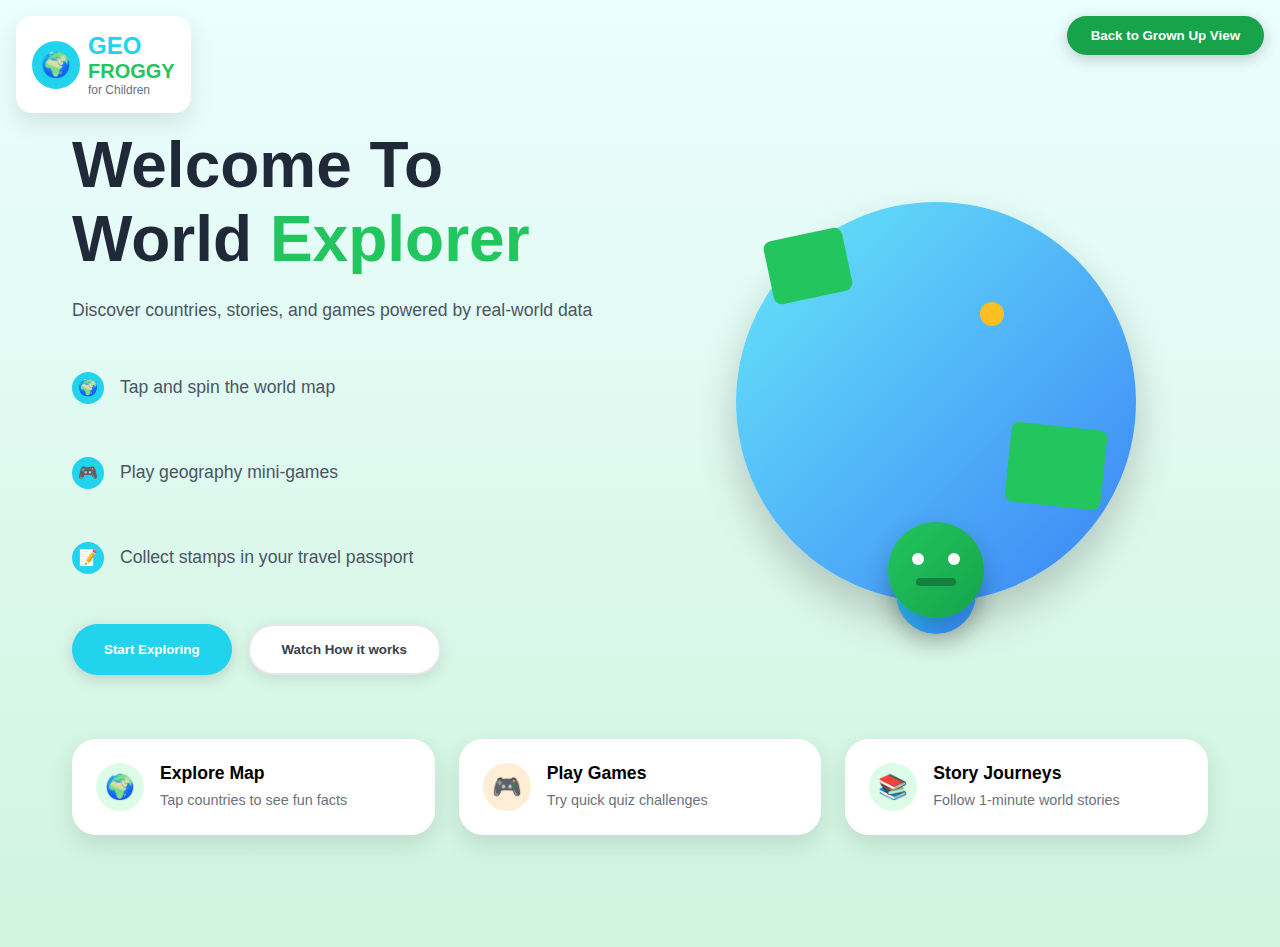
<file: kiiiiid.html>
<!DOCTYPE html>
<html lang="en">
<head>
    <meta charset="UTF-8">
    <meta name="viewport" content="width=device-width, initial-scale=1.0">
    <title>Geo Froggy - World Explorer</title>
    <style>
        * {
            margin: 0;
            padding: 0;
            box-sizing: border-box;
        }

        body {
            font-family: 'Segoe UI', Tahoma, Geneva, Verdana, sans-serif;
            overflow-x: hidden;
        }

        .page {
            display: none;
            min-height: 100vh;
            background: linear-gradient(to bottom, #ecfeff, #d0f4de);
            position: relative;
            padding-bottom: 80px;
        }

        .page.active {
            display: block;
        }

        /* Header Logo */
        .logo-container {
            position: absolute;
            top: 1rem;
            left: 1rem;
            z-index: 10;
            background: white;
            border-radius: 1rem;
            padding: 1rem;
            box-shadow: 0 10px 25px rgba(0,0,0,0.1);
        }

        .logo-content {
            display: flex;
            align-items: center;
            gap: 0.5rem;
        }

        .logo-icon {
            width: 40px;
            height: 40px;
            background: #22d3ee;
            border-radius: 50%;
            display: flex;
            align-items: center;
            justify-content: center;
            font-size: 20px;
        }

        .logo-text h1 {
            font-size: 1.25rem;
            color: #22d3ee;
            font-weight: bold;
        }

        .logo-text h2 {
            font-size: 1rem;
            color: #22c55e;
            font-weight: bold;
        }

        .logo-text p {
            font-size: 0.75rem;
            color: #6b7280;
        }

        /* Grown Up Button */
        .grown-up-btn {
            position: absolute;
            top: 1rem;
            right: 1rem;
            z-index: 10;
            background: #16a34a;
            color: white;
            padding: 0.75rem 1.5rem;
            border-radius: 2rem;
            border: none;
            font-weight: 600;
            cursor: pointer;
            box-shadow: 0 4px 15px rgba(0,0,0,0.2);
            transition: all 0.3s;
        }

        .grown-up-btn:hover {
            background: #15803d;
            transform: translateY(-2px);
        }

        /* Welcome Page Styles */
        .welcome-container {
            max-width: 1200px;
            margin: 0 auto;
            padding: 8rem 2rem 2rem;
        }

        .welcome-grid {
            display: grid;
            grid-template-columns: 1fr;
            gap: 3rem;
            align-items: center;
        }

        .welcome-content h1 {
            font-size: 2.5rem;
            color: #1f2937;
            margin-bottom: 0.5rem;
        }

        .welcome-content .highlight {
            color: #22c55e;
        }

        .welcome-content p {
            font-size: 1.1rem;
            color: #4b5563;
            margin: 1.5rem 0;
        }

        .features {
            display: flex;
            flex-direction: column;
            gap: 1rem;
            margin: 2rem 0;
        }

        .feature-item {
            display: flex;
            align-items: center;
            gap: 1rem;
        }

        .feature-icon {
            width: 2rem;
            height: 2rem;
            background: #22d3ee;
            border-radius: 50%;
            display: flex;
            align-items: center;
            justify-content: center;
            color: white;
            flex-shrink: 0;
        }

        .button-group {
            display: flex;
            flex-wrap: wrap;
            gap: 1rem;
            margin-top: 2rem;
        }

        .btn-primary {
            background: #22d3ee;
            color: white;
            padding: 1rem 2rem;
            border-radius: 2rem;
            border: none;
            font-weight: 600;
            cursor: pointer;
            box-shadow: 0 4px 15px rgba(0,0,0,0.15);
            transition: all 0.3s;
        }

        .btn-primary:hover {
            background: #06b6d4;
            transform: translateY(-2px);
        }

        .btn-secondary {
            background: white;
            color: #374151;
            padding: 1rem 2rem;
            border-radius: 2rem;
            border: 2px solid #e5e7eb;
            font-weight: 600;
            cursor: pointer;
            box-shadow: 0 4px 15px rgba(0,0,0,0.1);
            transition: all 0.3s;
        }

        .btn-secondary:hover {
            background: #f9fafb;
            transform: translateY(-2px);
        }

        /* Globe Illustration */
        .globe-container {
            position: relative;
            display: flex;
            justify-content: center;
            align-items: center;
            margin: 2rem 0;
        }

        .globe {
            width: 300px;
            height: 300px;
            background: linear-gradient(135deg, #67e8f9, #3b82f6);
            border-radius: 50%;
            position: relative;
            box-shadow: 0 20px 40px rgba(0,0,0,0.2);
        }

        .continent {
            position: absolute;
            background: #22c55e;
            border-radius: 0.5rem;
        }

        .continent1 {
            top: 2rem;
            left: 2rem;
            width: 5rem;
            height: 4rem;
            transform: rotate(-12deg);
        }

        .continent2 {
            bottom: 6rem;
            right: 2rem;
            width: 6rem;
            height: 5rem;
            transform: rotate(6deg);
        }

        .marker {
            position: absolute;
            width: 1.5rem;
            height: 1.5rem;
            background: #fbbf24;
            border-radius: 50%;
            animation: pulse 2s infinite;
        }

        @keyframes pulse {
            0%, 100% { transform: scale(1); opacity: 1; }
            50% { transform: scale(1.2); opacity: 0.8; }
        }

        .frog-character {
            position: absolute;
            bottom: -2rem;
            left: 50%;
            transform: translateX(-50%);
        }

        .frog-base {
            width: 5rem;
            height: 5rem;
            background: linear-gradient(135deg, #22d3ee, #3b82f6);
            border-radius: 50%;
            box-shadow: 0 10px 25px rgba(0,0,0,0.2);
        }

        .frog-head {
            position: absolute;
            top: -2rem;
            left: 50%;
            transform: translateX(-50%);
            width: 6rem;
            height: 6rem;
            background: linear-gradient(135deg, #22c55e, #16a34a);
            border-radius: 50%;
            box-shadow: 0 10px 25px rgba(0,0,0,0.2);
        }

        .frog-eye {
            position: absolute;
            width: 0.75rem;
            height: 0.75rem;
            background: white;
            border-radius: 50%;
            top: 33%;
        }

        .frog-eye.left { left: 25%; }
        .frog-eye.right { right: 25%; }

        .frog-mouth {
            position: absolute;
            bottom: 33%;
            left: 50%;
            transform: translateX(-50%);
            width: 2.5rem;
            height: 0.5rem;
            background: #15803d;
            border-radius: 1rem;
        }

        /* Bottom Cards */
        .bottom-cards {
            display: grid;
            grid-template-columns: 1fr;
            gap: 1.5rem;
            margin-top: 4rem;
        }

        .card {
            background: white;
            border-radius: 1.5rem;
            padding: 1.5rem;
            box-shadow: 0 10px 25px rgba(0,0,0,0.1);
            display: flex;
            gap: 1rem;
            cursor: pointer;
            transition: all 0.3s;
        }

        .card:hover {
            box-shadow: 0 15px 35px rgba(0,0,0,0.15);
            transform: translateY(-4px);
        }

        .card-icon {
            width: 3rem;
            height: 3rem;
            border-radius: 50%;
            display: flex;
            align-items: center;
            justify-content: center;
            font-size: 1.5rem;
            flex-shrink: 0;
        }

        .card-icon.green { background: #dcfce7; }
        .card-icon.orange { background: #ffedd5; }

        .card-content h3 {
            font-size: 1.1rem;
            margin-bottom: 0.5rem;
        }

        .card-content p {
            font-size: 0.9rem;
            color: #6b7280;
        }

        /* Explore Page Styles */
        .explore-container {
            max-width: 1200px;
            margin: 0 auto;
            padding: 8rem 2rem 2rem;
        }

        .world-map-container {
            background: linear-gradient(to bottom, #a5f3fc, #e0f2fe);
            border-radius: 2rem;
            padding: 3rem;
            box-shadow: 0 20px 50px rgba(0,0,0,0.15);
            position: relative;
            margin-bottom: 2rem;
        }

        .wave-decoration {
            position: absolute;
            font-size: 1.5rem;
            opacity: 0.6;
        }

        .world-map {
            background: linear-gradient(135deg, #3b82f6, #22d3ee);
            border-radius: 2rem;
            padding: 3rem;
            min-height: 400px;
            position: relative;
            box-shadow: inset 0 4px 20px rgba(0,0,0,0.1);
        }

        .map-continent {
            position: absolute;
            border-radius: 1rem;
            box-shadow: 0 4px 15px rgba(0,0,0,0.15);
            cursor: pointer;
            transition: all 0.3s;
        }

        .map-continent:hover {
            transform: scale(1.05);
        }

        .north-america {
            top: 3rem;
            left: 3rem;
            width: 6rem;
            height: 8rem;
            background: #4ade80;
            transform: rotate(-12deg);
        }

        .south-america {
            top: 12rem;
            left: 4rem;
            width: 5rem;
            height: 9rem;
            background: #22c55e;
            transform: rotate(6deg);
        }

        .europe {
            top: 2rem;
            left: 33%;
            width: 6rem;
            height: 6rem;
            background: #fef08a;
        }

        .africa {
            top: 8rem;
            left: 33%;
            width: 7rem;
            height: 10rem;
            background: #fde047;
        }

        .asia {
            top: 2rem;
            right: 6rem;
            width: 10rem;
            height: 8rem;
            background: #fef08a;
            transform: rotate(3deg);
        }

        .australia {
            bottom: 3rem;
            right: 3rem;
            width: 6rem;
            height: 5rem;
            background: #86efac;
        }

        .continent-icon {
            position: absolute;
            font-size: 1.5rem;
        }

        .tap-prompt {
            position: absolute;
            bottom: 2rem;
            left: 50%;
            transform: translateX(-50%);
            background: white;
            padding: 1rem 2rem;
            border-radius: 2rem;
            box-shadow: 0 10px 25px rgba(0,0,0,0.15);
            display: flex;
            align-items: center;
            gap: 0.5rem;
            animation: bounce 2s infinite;
        }

        @keyframes bounce {
            0%, 100% { transform: translateX(-50%) translateY(0); }
            50% { transform: translateX(-50%) translateY(-10px); }
        }

        .tap-icon {
            width: 2rem;
            height: 2rem;
            background: #dcfce7;
            border-radius: 50%;
            display: flex;
            align-items: center;
            justify-content: center;
        }

        .frog-explorer {
            position: absolute;
            bottom: -3rem;
            right: -2rem;
        }

        .speech-bubble {
            position: absolute;
            top: -4rem;
            right: -6rem;
            background: white;
            padding: 1rem;
            border-radius: 1rem;
            box-shadow: 0 4px 15px rgba(0,0,0,0.1);
            font-weight: 600;
            font-size: 0.9rem;
            white-space: nowrap;
        }

        /* Bottom Navigation */
        .bottom-nav {
            position: fixed;
            bottom: 0;
            left: 0;
            right: 0;
            background: white;
            border-top: 4px solid #e5e7eb;
            box-shadow: 0 -10px 30px rgba(0,0,0,0.1);
            padding: 1.5rem;
            z-index: 100;
        }

        .nav-container {
            max-width: 1200px;
            margin: 0 auto;
            display: grid;
            grid-template-columns: repeat(4, 1fr);
            gap: 1rem;
        }

        .nav-item {
            background: #f3f4f6;
            border-radius: 1.5rem;
            padding: 1.5rem;
            display: flex;
            flex-direction: column;
            align-items: center;
            gap: 0.5rem;
            cursor: pointer;
            transition: all 0.3s;
            border: none;
            font-family: inherit;
        }

        .nav-item:hover {
            background: #e5e7eb;
            transform: translateY(-2px);
        }

        .nav-item.active {
            background: #22c55e;
            color: white;
        }

        .nav-icon {
            width: 3rem;
            height: 3rem;
            background: white;
            border-radius: 50%;
            display: flex;
            align-items: center;
            justify-content: center;
            font-size: 1.5rem;
        }

        .nav-item span {
            font-weight: 600;
        }

        /* Footer */
        .footer {
            position: absolute;
            bottom: 0;
            width: 100%;
            background: #22d3ee;
            color: white;
            padding: 1rem 2rem;
            font-size: 0.875rem;
            z-index: -1;
        }

        .footer-content {
            max-width: 1200px;
            margin: 0 auto;
            display: flex;
            justify-content: space-between;
            align-items: center;
            gap: 1rem;
            flex-wrap: wrap;
        }

        /* Responsive */
        @media (min-width: 768px) {
            .logo-icon {
                width: 48px;
                height: 48px;
                font-size: 24px;
            }

            .logo-text h1 {
                font-size: 1.5rem;
            }

            .logo-text h2 {
                font-size: 1.25rem;
            }

            .welcome-grid {
                grid-template-columns: 1fr 1fr;
            }

            .welcome-content h1 {
                font-size: 3.5rem;
            }

            .globe {
                width: 400px;
                height: 400px;
            }

            .bottom-cards {
                grid-template-columns: repeat(2, 1fr);
            }

            .world-map {
                min-height: 500px;
            }
        }

        @media (min-width: 1024px) {
            .welcome-content h1 {
                font-size: 4rem;
            }

            .bottom-cards {
                grid-template-columns: repeat(3, 1fr);
            }
        }
    </style>
</head>
<body>
    <!-- Welcome Page -->
    <div id="welcomePage" class="page active">
        <!-- Header -->
        <div class="logo-container">
            <div class="logo-content">
                <div class="logo-icon">🌍</div>
                <div class="logo-text">
                    <h1>GEO</h1>
                    <h2>FROGGY</h2>
                    <p>for Children</p>
                </div>
            </div>
        </div>

        <button class="grown-up-btn">Back to Grown Up View</button>

        <!-- Main Content -->
        <div class="welcome-container">
            <div class="welcome-grid">
                <div class="welcome-content">
                    <h1>Welcome To World <span class="highlight">Explorer</span></h1>
                    <p>Discover countries, stories, and games powered by real-world data</p>

                    <div class="features">
                        <div class="feature-item">
                            <div class="feature-icon">🌍</div>
                            <p>Tap and spin the world map</p>
                        </div>
                        <div class="feature-item">
                            <div class="feature-icon">🎮</div>
                            <p>Play geography mini-games</p>
                        </div>
                        <div class="feature-item">
                            <div class="feature-icon">📝</div>
                            <p>Collect stamps in your travel passport</p>
                        </div>
                    </div>

                    <div class="button-group">
                        <button class="btn-primary" onclick="showPage('explorePage')">Start Exploring</button>
                        <button class="btn-secondary">Watch How it works</button>
                    </div>
                </div>

                <div class="globe-container">
                    <div class="globe">
                        <div class="continent continent1"></div>
                        <div class="continent continent2"></div>
                        <div class="marker" style="top: 25%; right: 33%;"></div>
                    </div>
                    <div class="frog-character">
                        <div class="frog-base"></div>
                        <div class="frog-head">
                            <div class="frog-eye left"></div>
                            <div class="frog-eye right"></div>
                            <div class="frog-mouth"></div>
                        </div>
                    </div>
                </div>
            </div>

            <!-- Bottom Cards -->
            <div class="bottom-cards">
                <div class="card">
                    <div class="card-icon green">🌍</div>
                    <div class="card-content">
                        <h3>Explore Map</h3>
                        <p>Tap countries to see fun facts</p>
                    </div>
                </div>
                <div class="card">
                    <div class="card-icon orange">🎮</div>
                    <div class="card-content">
                        <h3>Play Games</h3>
                        <p>Try quick quiz challenges</p>
                    </div>
                </div>
                <div class="card">
                    <div class="card-icon green">📚</div>
                    <div class="card-content">
                        <h3>Story Journeys</h3>
                        <p>Follow 1-minute world stories</p>
                    </div>
                </div>
            </div>
        </div>

        <!-- Footer -->
        <div class="footer">
            <div class="footer-content">
                <p>© 2025 GeoFroggy.</p>
                <p>Celebrating Cultures. Connecting People. One Story at a Time.</p>
                <p>All Rights Reserved</p>
            </div>
        </div>
    </div>

    <!-- Explore Page -->
    <div id="explorePage" class="page">
        <!-- Header -->
        <div class="logo-container">
            <div class="logo-content">
                <div class="logo-icon">🌍</div>
                <div class="logo-text">
                    <h1>GEO</h1>
                    <h2>FROGGY</h2>
                    <p>for Children</p>
                </div>
            </div>
        </div>

        <button class="grown-up-btn">Back to Grown Up View</button>

        <!-- Main Content -->
        <div class="explore-container">
            <div class="world-map-container">
                <span class="wave-decoration" style="top: 2rem; left: 2rem;">🌊</span>
                <span class="wave-decoration" style="top: 3rem; right: 3rem;">🌊</span>
                <span class="wave-decoration" style="bottom: 2rem; left: 4rem;">🌊</span>
                <span class="wave-decoration" style="bottom: 3rem; right: 2rem;">🌊</span>

                <div class="world-map">
                    <!-- Continents -->
                    <div class="map-continent north-america">
                        <span class="continent-icon" style="top: 0.5rem; left: 0.5rem;">🌲</span>
                    </div>
                    <div class="map-continent south-america">
                        <span class="continent-icon" style="bottom: 0.5rem; left: 0.5rem;">🦘</span>
                    </div>
                    <div class="map-continent europe">
                        <span class="continent-icon" style="top: 0.25rem; left: 50%; transform: translateX(-50%);">🏛️</span>
                    </div>
                    <div class="map-continent africa">
                        <span class="continent-icon" style="top: 50%; left: 50%; transform: translate(-50%, -50%);">⭐</span>
                    </div>
                    <div class="map-continent asia">
                        <span class="continent-icon" style="top: 0.5rem; right: 0.5rem;">🏠</span>
                    </div>
                    <div class="map-continent australia">
                        <span class="continent-icon" style="top: 0.25rem; right: 0.25rem;">🌲</span>
                    </div>

                    <!-- Tap Prompt -->
                    <div class="tap-prompt">
                        <div class="tap-icon">👆</div>
                        <span><strong>Tap a Country to begin!</strong></span>
                    </div>
                </div>

                <!-- Frog Character -->
                <div class="frog-explorer">
                    <div class="speech-bubble">
                        <p><strong>Lets Explore the<br>World!</strong></p>
                    </div>
                    <div class="frog-character">
                        <div class="frog-base"></div>
                        <div class="frog-head">
                            <div class="frog-eye left"></div>
                            <div class="frog-eye right"></div>
                            <div class="frog-mouth"></div>
                        </div>
                    </div>
                </div>
            </div>
        </div>

        <!-- Bottom Navigation -->
        <div class="bottom-nav">
            <div class="nav-container">
                <button class="nav-item active">
                    <div class="nav-icon">🌍</div>
                    <span>Explore</span>
                </button>
                <button class="nav-item" onclick="showPage('welcomePage')">
                    <div class="nav-icon">🎮</div>
                    <span>Play</span>
                </button>
                <button class="nav-item">
                    <div class="nav-icon">📚</div>
                    <span>Stories</span>
                </button>
                <button class="nav-item">
                    <div class="nav-icon">📖</div>
                    <span>My Passport</span>
                </button>
            </div>
        </div>

        <!-- Footer -->
        <div class="footer">
            <div class="footer-content">
                <p>© 2025 GeoFroggy.</p>
                <p>Celebrating Cultures. Connecting People. One Story at a Time.</p>
                <p>All Rights Reserved</p>
            </div>
        </div>
    </div>

    <script>
        function showPage(pageId) {
            // Hide all pages
            const pages = document.querySelectorAll('.page');
            pages.forEach(page => page.classList.remove('active'));

            // Show selected page
            document.getElementById(pageId).classList.add('active');

            // Scroll to top
            window.scrollTo(0, 0);
        }

        // Add click handlers for continents
        document.querySelectorAll('.map-continent').forEach(continent => {
            continent.addEventListener('click', function() {
                alert('Country clicked! You can add more functionality here.');
            });
        });
    </script>
</body>
</html>
</file>
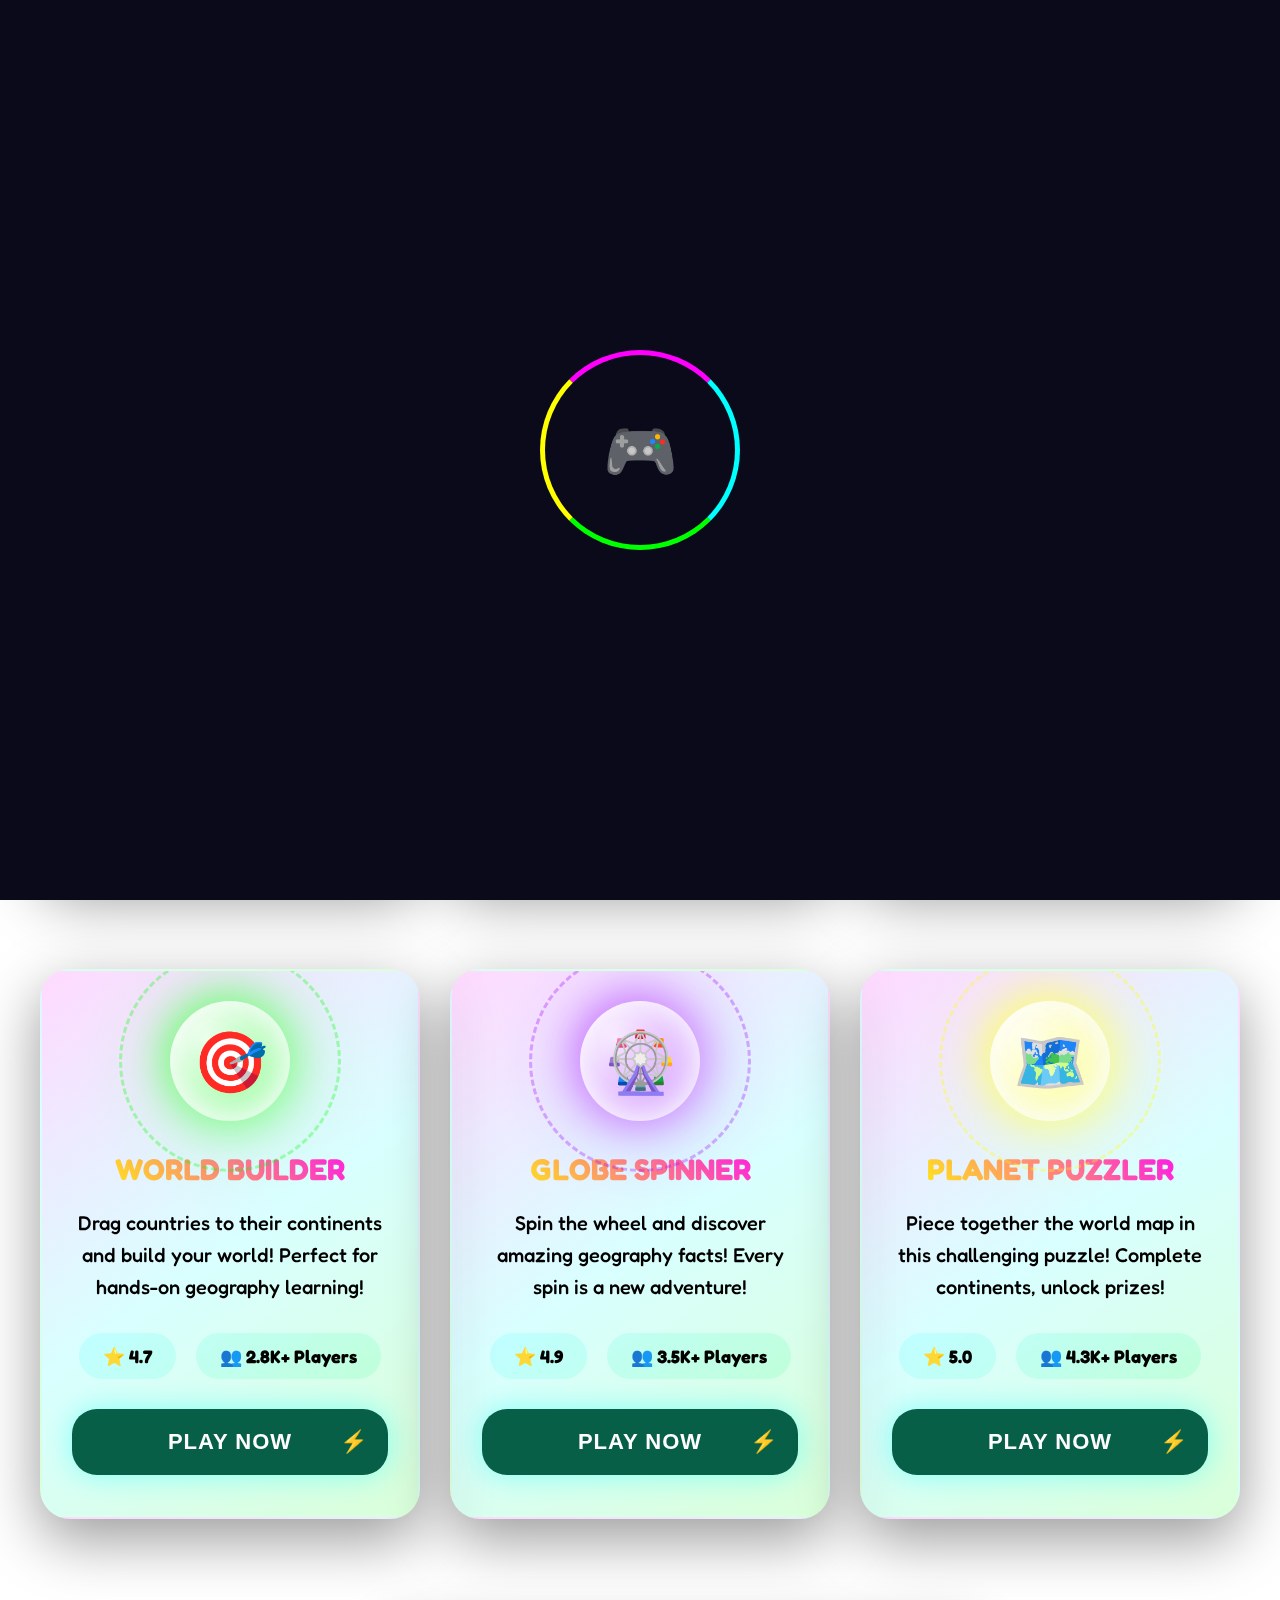
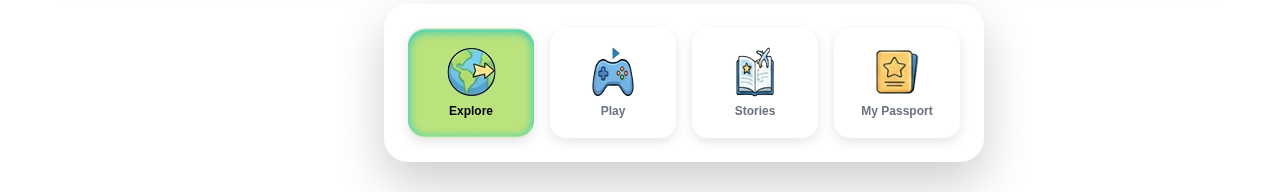
<file: play.html>
<!DOCTYPE html>
<html lang="en">
<head>
    <meta charset="UTF-8">
    <meta name="viewport" content="width=device-width, initial-scale=1.0">
    <title>🎮 GeoFroggy Game Galaxy - Ultimate Fun!</title>
    <link href="https://fonts.googleapis.com/css2?family=Fredoka:wght@400;500;600;700;800;900&display=swap" rel="stylesheet">
    <style>
        /* 🌌 ULTRA MODERN VARIABLES */
        :root {
            --neon-pink: #ff00ff;
            --neon-blue: #00ffff;
            --neon-green: #00ff00;
            --neon-yellow: #ffff00;
            --neon-purple: #9d00ff;
            --dark-bg: #0a0a1a;
            --space-blue: #001233;
            --particle-glow: rgba(255, 255, 255, 0.8);
            --card-bg: rgba(20, 20, 40, 0.85);
        }

        /* 🎯 BASE RESET WITH SPECIAL EFFECTS */
        * {
            margin: 0;
            padding: 0;
            box-sizing: border-box;
        }

        /* body {
            font-family: 'Fredoka', sans-serif;
            background: var(--dark-bg);
            min-height: 100vh;
            overflow-x: hidden;
            background-image: 
                radial-gradient(circle at 20% 30%, rgba(157, 0, 255, 0.15) 0%, transparent 40%),
                radial-gradient(circle at 80% 70%, rgba(0, 255, 255, 0.15) 0%, transparent 40%),
                radial-gradient(circle at 40% 80%, rgba(255, 0, 255, 0.15) 0%, transparent 40%);
            position: relative;
        } */


        body {
    font-family: 'Fredoka', sans-serif;
    background: white;   /* plain white background */
    min-height: 100vh;
    overflow-x: hidden;
}


        /* 🌟 NEON GLOW EFFECTS */
        .neon-text {
            text-shadow: 
                0 0 10px currentColor,
                0 0 20px currentColor,
                0 0 30px currentColor,
                0 0 40px currentColor;
            animation: neonPulse 2s infinite alternate;
        }

        @keyframes neonPulse {
            from { text-shadow: 0 0 10px currentColor; }
            to { text-shadow: 
                0 0 20px currentColor,
                0 0 30px currentColor,
                0 0 40px currentColor,
                0 0 50px currentColor;
            }
        }

        /* 🎪 ULTRA ATTRACTIVE HEADER */
        .galaxy-header {
            background: linear-gradient(135deg,
                rgba(255, 0, 255, 0.2),
                rgba(0, 255, 255, 0.2),
                rgba(0, 255, 0, 0.2));
            backdrop-filter: blur(20px);
            padding: 30px 50px;
            position: relative;
            overflow: hidden;
            border-bottom: 4px solid;
            border-image: linear-gradient(45deg,
                var(--neon-pink),
                var(--neon-blue),
                var(--neon-green),
                var(--neon-yellow)) 1;
            box-shadow: 
                0 0 50px rgba(255, 0, 255, 0.3),
                inset 0 1px 0 rgba(255, 255, 255, 0.1);
        }

        .header-content {
            max-width: 1800px;
            margin: 0 auto;
            display: flex;
            justify-content: space-between;
            align-items: center;
            position: relative;
            z-index: 2;
        }

        .game-logo {
            display: flex;
            align-items: center;
            gap: 25px;
        }

        .frog-king-3d {
            width: 80px;
            height: 80px;
            /* background: radial-gradient(circle at 30% 30%,
                #00ff00,
                #009900); */
                background: transparent;
            border-radius: 50%;
            display: flex;
            align-items: center;
            justify-content: center;
            font-size: 70px;
            position: relative;
            animation: frogSpin 8s linear infinite;
            box-shadow: 
                0 0 40px #00ff00,
                0 0 80px #00ff00,
                inset 0 0 20px rgba(255, 255, 255, 0.5);
            transform-style: preserve-3d;
            perspective: 1000px;
        }

        

.frog-king-3d .frog-img {
    width: 60px !important;    /* image width */
    height: auto !important;   /* height proportional */
    object-fit: contain;       /* aspect ratio maintain */
    display: block;            /* inline-block issues fix */

    
}



        @keyframes frogSpin {
            0% { transform: rotateY(0deg) rotateX(0deg); }
            25% { transform: rotateY(90deg) rotateX(10deg); }
            50% { transform: rotateY(180deg) rotateX(0deg); }
            75% { transform: rotateY(270deg) rotateX(-10deg); }
            100% { transform: rotateY(360deg) rotateX(0deg); }
        }

        .frog-king-3d::after {
            content: '👑';
            position: absolute;
            top: -25px;
            right: -25px;
            font-size: 35px;
            animation: crownFloat 3s ease-in-out infinite;
            filter: drop-shadow(0 0 10px gold);
        }

        @keyframes crownFloat {
            0%, 100% { transform: translateY(0) rotate(-15deg); }
            50% { transform: translateY(-20px) rotate(15deg); }
        }

        .logo-text h1 {
            font-size: 45px !important;
            font-weight: 900;
            background: linear-gradient(45deg,
                var(--neon-pink),
                var(--neon-blue),
                var(--neon-green));
            -webkit-background-clip: text;
            background-clip: text;
            color: transparent;
            animation: rainbowText 3s linear infinite;
            text-shadow: 0 0 30px rgba(255, 255, 255, 0.5);
        }

        @keyframes rainbowText {
            0% { filter: hue-rotate(0deg); }
            100% { filter: hue-rotate(360deg); }
        }

        .logo-text p {
            color: #000;
            font-size: 16px;
            margin-top: 10px;
            opacity: 0.9;
            animation: glowText 2s ease-in-out infinite alternate;
        }

        @keyframes glowText {
            from { opacity: 0.7; }
            to { opacity: 1; }
        }

        /* 🚀 MAGICAL BUTTONS */
        .magic-portal-btn {
            background: linear-gradient(135deg,
                var(--neon-purple),
                var(--neon-pink),
                var(--neon-blue));
            color: white;
            border: none;
            padding: 25px 50px;
            border-radius: 50px;
            font-size: 24px;
            font-weight: 800;
            cursor: pointer;
            position: relative;
            overflow: hidden;
            transition: all 0.4s cubic-bezier(0.175, 0.885, 0.32, 1.275);
            box-shadow: 
                0 0 40px rgba(157, 0, 255, 0.6),
                inset 0 0 20px rgba(255, 255, 255, 0.2);
            animation: portalGlow 3s ease-in-out infinite;
        }

        @keyframes portalGlow {
            0%, 100% { 
                box-shadow: 
                    0 0 40px rgba(157, 0, 255, 0.6),
                    inset 0 0 20px rgba(255, 255, 255, 0.2);
            }
            50% { 
                box-shadow: 
                    0 0 60px rgba(255, 0, 255, 0.8),
                    0 0 90px rgba(0, 255, 255, 0.5),
                    inset 0 0 30px rgba(255, 255, 255, 0.3);
            }
        }

        .magic-portal-btn:hover {
            transform: scale(1.15) rotate(5deg);
            animation: portalSpin 0.5s linear infinite;
        }

        @keyframes portalSpin {
            from { transform: scale(1.15) rotate(5deg); }
            to { transform: scale(1.15) rotate(365deg); }
        }

        .magic-portal-btn::before {
            content: '';
            position: absolute;
            top: -100%;
            left: -100%;
            width: 300%;
            height: 300%;
            background: radial-gradient(circle,
                rgba(255, 255, 255, 0.3) 0%,
                transparent 70%);
            animation: portalShine 3s linear infinite;
        }

        @keyframes portalShine {
            0% { transform: translate(-100%, -100%) rotate(0deg); }
            100% { transform: translate(100%, 100%) rotate(360deg); }
        }

        /* 🎮 GAMES GALLERY - HOLOGRAPHIC CARDS */
        .games-universe {
            max-width: 1800px;
            margin: 80px auto;
            padding: 40px;
            position: relative;
        }

        .games-grid {
            display: grid;
            grid-template-columns: repeat(auto-fit, minmax(380px, 1fr));
            gap: 40px;
            perspective: 2000px;
        }

        .game-hologram {
            background: linear-gradient(145deg,
                rgba(255, 0, 255, 0.15),
                rgba(0, 255, 255, 0.15),
                rgba(0, 255, 0, 0.15));
            backdrop-filter: blur(15px);
            border-radius: 30px;
           padding: 30px; /* kam kiya */
    height: 550px; 
            margin-top: 60px;
            position: relative;
            overflow: hidden;
            cursor: pointer;
            transition: all 0.6s cubic-bezier(0.175, 0.885, 0.32, 1.275);
            border: 2px solid transparent;
            transform-style: preserve-3d;
           will-change: transform;
            box-shadow: 
                0 20px 60px rgba(0, 0, 0, 0.4),
                inset 0 1px 0 rgba(255, 255, 255, 0.1);
        }

        @keyframes hologramFloat {
            0%, 100% { transform: translateY(0) rotateX(0deg); }
            33% { transform: translateY(-20px) rotateX(5deg); }
            66% { transform: translateY(-10px) rotateX(-5deg); }
        }

        .game-hologram:hover {
            transform: translateY(-30px) rotateX(10deg) rotateY(10deg) scale(1.08);
            animation: hologramFloat 6s ease-in-out infinite;
            border-image: linear-gradient(45deg,
                var(--neon-pink),
                var(--neon-blue),
                var(--neon-green)) 1;
            box-shadow: 
                0 40px 100px rgba(255, 0, 255, 0.4),
                0 0 0 5px rgba(255, 255, 255, 0.1),
                inset 0 1px 0 rgba(255, 255, 255, 0.2);
        }

        .game-hologram::before {
            content: '';
            position: absolute;
            top: 0;
            left: -100%;
            width: 100%;
            height: 100%;
            background: linear-gradient(90deg,
                transparent,
                rgba(255, 255, 255, 0.1),
                transparent);
            animation: hologramScan 3s linear infinite;
        }

        @keyframes hologramScan {
            0% { transform: translateX(-100%); }
            100% { transform: translateX(200%); }
        }

        .game-icon-3d {
            width: 120px;
            height: 120px;
            margin: 0 auto 30px;
            background: radial-gradient(circle at 30% 30%,
                rgba(255, 255, 255, 0.9),
                rgba(255, 255, 255, 0.4));
            border-radius: 50%;
            display: flex;
            align-items: center;
            justify-content: center;
            font-size: 60px;
            position: relative;
            animation: iconOrbit 6s linear infinite;
            box-shadow: 
                0 0 50px rgba(255, 255, 255, 0.5),
                inset 0 0 30px rgba(255, 255, 255, 0.8);
            filter: drop-shadow(0 0 20px currentColor);
        }

        @keyframes iconOrbit {
            from { transform: rotateY(0deg) scale(1); }
            50% { transform: rotateY(180deg) scale(1.2); }
            to { transform: rotateY(360deg) scale(1); }
        }

        .game-icon-3d::after {
            content: '';
            position: absolute;
            width: 180%;
            height: 180%;
            border-radius: 50%;
            border: 3px dashed currentColor;
            opacity: 0.3;
            animation: ringSpin 10s linear infinite;
        }

        @keyframes ringSpin {
            from { transform: rotate(0deg); }
            to { transform: rotate(360deg); }
        }

        .game-title {
            font-size: 30px;
            font-weight: 800;
            text-align: center;
            margin-bottom: 20px;
            background: linear-gradient(45deg,
                var(--neon-yellow),
                var(--neon-pink));
            -webkit-background-clip: text;
            background-clip: text;
            color: transparent;
            animation: titleGlow 2s ease-in-out infinite alternate;
        }

        @keyframes titleGlow {
            from { filter: brightness(1); }
            to { filter: brightness(1.5); }
        }

        .game-description {
            text-align: center;
            color: #000;
            font-size: 20px;
            margin-bottom: 30px;
            line-height: 1.6;
            font-weight: 500;
        }

        .game-stats {
            display: flex;
            justify-content: center;
            gap: 20px;
            margin-bottom: 30px;
        }

        .stat-badge {
            background: rgba(255, 255, 255, 0.1);
            padding: 12px 24px;
            border-radius: 25px;
            font-size: 18px;
            font-weight: 700;
            color: #000;
            display: flex;
            align-items: center;
            gap: 10px;
            backdrop-filter: blur(10px);
            animation: statPulse 3s infinite;
        }

        @keyframes statPulse {
            0%, 100% { transform: scale(1); }
            50% { transform: scale(1.1); }
        }

        .play-neon-btn {
            background: #065f46;
            color: white;
            border: none;
            padding: 20px 40px;
            border-radius: 25px;
            font-size: 22px;
            font-weight: 800;
            cursor: pointer;
            width: 100%;
            position: relative;
            overflow: hidden;
            transition: all 0.3s;
            box-shadow: 0 0 30px rgba(0, 255, 255, 0.4);
            letter-spacing: 1px;
        }

        .play-neon-btn:hover {
            background: linear-gradient(135deg,
                var(--neon-purple),
                var(--neon-pink));
            transform: translateY(-5px);
            box-shadow: 
                0 0 50px rgba(255, 0, 255, 0.6),
                0 10px 30px rgba(0, 0, 0, 0.3);
        }

        .play-neon-btn::after {
            content: '⚡';
            position: absolute;
            right: 20px;
            animation: sparkFlash 0.8s infinite;
        }

        @keyframes sparkFlash {
            0%, 100% { opacity: 0; transform: scale(0.5); }
            50% { opacity: 1; transform: scale(1.5); }
        }

        /* 🌌 COSMIC BACKGROUND ELEMENTS */
        .cosmic-particles {
            position: fixed;
            top: 0;
            left: 0;
            width: 100%;
            height: 100%;
            pointer-events: none;
            z-index: -1;
        }

        .particle-beam {
            position: absolute;
            width: 2px;
            height: 100px;
            background: linear-gradient(to bottom,
                transparent,
                var(--neon-blue),
                transparent);
            animation: beamFall 5s linear infinite;
            filter: blur(1px);
        }

        @keyframes beamFall {
            0% { transform: translateY(-100px); opacity: 0; }
            10% { opacity: 1; }
            90% { opacity: 1; }
            100% { transform: translateY(100vh); opacity: 0; }
        }

        .nebula {
            position: absolute;
            border-radius: 50%;
            filter: blur(100px);
            opacity: 0.2;
            animation: nebulaDrift 60s linear infinite;
        }

        @keyframes nebulaDrift {
            0% { transform: translate(0, 0) scale(1); }
            25% { transform: translate(100px, 50px) scale(1.2); }
            50% { transform: translate(50px, 100px) scale(0.8); }
            75% { transform: translate(-50px, 50px) scale(1.1); }
            100% { transform: translate(0, 0) scale(1); }
        }

        /* 🎮 GAME ARENA - FLOATING ISLAND */
        .game-arena-island {
            display: none;
            position: fixed;
            top: 0;
            left: 0;
            width: 100%;
            height: 100%;
            background: rgba(10, 10, 26, 0.95);
            backdrop-filter: blur(30px);
            z-index: 1000;
            align-items: center;
            justify-content: center;
            animation: islandRise 1s cubic-bezier(0.175, 0.885, 0.32, 1.275);
        }

        @keyframes islandRise {
            from { 
                opacity: 0;
                transform: scale(0.5) rotateX(-30deg);
                backdrop-filter: blur(0);
            }
            to { 
                opacity: 1;
                transform: scale(1) rotateX(0);
                backdrop-filter: blur(30px);
            }
        }

        .island-content {
            width: 95%;
            max-width: 1400px;
            height: 90vh;
            background: linear-gradient(145deg,
                rgba(255, 0, 255, 0.1),
                rgba(0, 255, 255, 0.1),
                rgba(0, 255, 0, 0.1));
            backdrop-filter: blur(6px);
            border-radius: 50px;
            position: relative;
            overflow: hidden;
            border: 5px solid;
            border-image: linear-gradient(45deg,
                var(--neon-pink),
                var(--neon-blue),
                var(--neon-green)) 1;
            box-shadow: 
                0 0 100px rgba(255, 0, 255, 0.5),
                inset 0 1px 0 rgba(255, 255, 255, 0.2);
            transform-style: preserve-3d;
            animation: islandFloat 6s ease-in-out infinite;
        }

        @keyframes islandFloat {
            0%, 100% { transform: translateY(0) rotateX(0deg); }
            50% { transform: translateY(-20px) rotateX(5deg); }
        }

        .island-header {
            padding: 40px 50px;
            display: flex;
            justify-content: space-between;
            align-items: center;
            background: rgba(255, 255, 255, 0.05);
            border-bottom: 3px solid;
            border-image: linear-gradient(90deg,
                transparent,
                var(--neon-blue),
                transparent) 1;
        }

        .close-portal {
            width: 70px;
            height: 70px;
            border-radius: 50%;
            background: linear-gradient(135deg,
                #ff3333,
                #ff6666);
            border: none;
            color: white;
            font-size: 36px;
            cursor: pointer;
            display: flex;
            align-items: center;
            justify-content: center;
            transition: all 0.3s;
            animation: portalCloseSpin 10s linear infinite;
            box-shadow: 0 0 30px rgba(255, 51, 51, 0.6);
        }

        @keyframes portalCloseSpin {
            from { transform: rotate(0deg); }
            to { transform: rotate(360deg); }
        }

        .close-portal:hover {
            transform: scale(1.3) rotate(180deg);
            animation: none;
            box-shadow: 0 0 50px rgba(255, 51, 51, 0.9);
        }

        /* 🎯 GAME CONTENT STYLES */
        .game-content-area {
            padding: 50px;
            height: calc(100% - 130px);
            overflow-y: auto;
        }

        .score-display-neon {
            position: absolute;
            top: 30%;
            right: 30px;
            background: rgba(0, 0, 0, 0.7);
            padding: 25px 35px;
            border-radius: 30px;
            color: var(--neon-green);
            font-size: 30px;
            font-weight: 900;
            display: flex;
            align-items: center;
            gap: 20px;
           box-shadow: 
    0 0 40px rgba(0, 255, 0, 0.4),        /* original glow */
    0 0 20px #065f46,                      /* new dark green shadow */
    inset 0 0 20px rgba(0, 255, 0, 0.1);   /* inset highlight */

            backdrop-filter: blur(10px);
            z-index: 100;
            animation: scoreNeonPulse 2s infinite alternate;
            border: 3px solid var(--neon-green);
        }

        @keyframes scoreNeonPulse {
            from { 
                box-shadow: 
                    0 0 40px rgba(0, 255, 0, 0.4),
                    inset 0 0 20px rgba(0, 255, 0, 0.1);
            }
            to { 
                box-shadow: 
                    0 0 60px rgba(0, 255, 0, 0.6),
                    0 0 90px rgba(0, 255, 0, 0.3),
                    inset 0 0 30px rgba(0, 255, 0, 0.2);
            }
        }

        /* 🎪 SPECIAL EFFECTS CONTAINERS */
        .special-effects {
            position: fixed;
            width: 100%;
            height: 100%;
            pointer-events: none;
            z-index: 10;
        }

        .laser-beam {
            position: absolute;
            height: 3px;
            background: linear-gradient(90deg,
                transparent,
                var(--neon-pink),
                var(--neon-blue),
                transparent);
            animation: laserScan 4s linear infinite;
            filter: blur(1px);
        }

        @keyframes laserScan {
            0% { transform: translateX(-100%) rotate(45deg); }
            100% { transform: translateX(100vw) rotate(45deg); }
        }

        .floating-shapes {
            position: absolute;
            border: 2px solid;
            border-image: linear-gradient(45deg,
                var(--neon-pink),
                var(--neon-blue)) 1;
            animation: shapeFloat 20s linear infinite;
            opacity: 0.2;
        }

        @keyframes shapeFloat {
            0% { transform: translate(0, 0) rotate(0deg); }
            100% { transform: translate(100vw, 100vh) rotate(360deg); }
        }

        /* 🎪 BOTTOM DASHBOARD - FLOATING BAR */
      


        /* Navigation Wrapper */
 .container {
            background: white;
            border-radius: 24px;
            box-shadow: 0 20px 50px rgba(0, 0, 0, 0.2);
            padding: 24px;
            width: 100%;
            max-width: 600px;
            margin-left: 30%;
            margin-top: -35px;
            margin-bottom: 30px;
            z-index: 1;
        }

        .nav-grid {
            display: grid;
            grid-template-columns: repeat(4, 1fr);
            gap: 16px;
        }

        .nav-btn {
            display: flex;
            flex-direction: column;
            align-items: center;
            justify-content: center;
            padding: 20px 18px;
            border: none;
            border-radius: 16px;
            cursor: pointer;
            transition: all 0.2s ease;
            box-shadow: 0 4px 12px rgba(0, 0, 0, 0.1);
        }

        /* Remove white background from icon wrapper in active button */
/* Complete reset for active button's icon wrapper */
.nav-btn.active .icon-wrapper {
    background: transparent !important;
    background-color: transparent !important;
    box-shadow: none !important;
    border: none !important;
}

/* Also check if the image itself has white background */
.nav-btn.active .icon-wrapper img {
    background: transparent !important;
}

/* Remove any possible white from the button itself */
.nav-btn.active {
    background: url("images/Rectangle 3970.png") center/cover no-repeat !important;
    background-color: transparent !important;
}
        .nav-btn:hover {
            transform: translateY(-2px);
            box-shadow: 0 6px 16px rgba(0, 0, 0, 0.15);
        }

        .nav-btn.active {
            background: url("images/Rectangle\ 3974.png") center/cover no-repeat;
        }

        .nav-btn.inactive {
            background: white;
        }

        .icon-wrapper {
            width: 48px;
            height: 48px;
            border-radius: 12px;
            display: flex;
            align-items: center;
            justify-content: center;
            margin-bottom: 8px;
            background: transparent !important;
        }

       

        .icon {
            width: 50px;
            height: 50px;
            fill: none;
            stroke: #0d9488;
            stroke-width: 2;
            stroke-linecap: round;
            stroke-linejoin: round;
        }

        .nav-btn span {
            font-size: 12px;
            font-weight: 600;
        }

        .span {
            color:#065f46;
        }

        .inactive span {
            color: #6b7280;
        }

        /* 🎉 ULTRA CELEBRATION EFFECTS */
        .celebration-overdrive {
            position: fixed;
            top: 0;
            left: 0;
            width: 100%;
            height: 100%;
            pointer-events: none;
            z-index: 2000;
            display: none;
        }

        .firework-overkill {
            position: absolute;
            width: 20px;
            height: 20px;
            border-radius: 50%;
            animation: fireworkOverdrive 2s ease-out forwards;
            filter: blur(2px);
        }

        @keyframes fireworkOverdrive {
            0% {
                transform: translate(var(--x), 100vh) scale(0);
                opacity: 1;
            }
            50% {
                opacity: 1;
                transform: translate(var(--x), var(--y)) scale(3);
            }
            100% {
                transform: translate(var(--x), var(--y)) scale(0);
                opacity: 0;
            }
        }

        .confetti-storm {
            position: absolute;
            width: 25px;
            height: 25px;
            background: var(--color);
            animation: confettiStormFall 4s linear forwards;
            clip-path: polygon(50% 0%, 0% 100%, 100% 100%);
        }

        @keyframes confettiStormFall {
            0% {
                transform: translateY(-100px) rotate(0deg) scale(1);
                opacity: 1;
            }
            100% {
                transform: translateY(100vh) rotate(1440deg) scale(0);
                opacity: 0;
            }
        }

        /* 📱 RESPONSIVE DESIGN */
        @media (max-width: 1600px) {
            .games-grid {
                grid-template-columns: repeat(auto-fit, minmax(350px, 1fr));
                gap: 30px;
            }
            
            .logo-text h1 {
                font-size: 56px;
            }
        }

        @media (max-width: 1200px) {
            .games-grid {
                grid-template-columns: repeat(auto-fit, minmax(320px, 1fr));
            }
            
            .game-hologram {
                padding: 30px;
            }
            
            .game-icon-3d {
                width: 120px;
                height: 120px;
                font-size: 70px;
            }
            
            .logo-text h1 {
                font-size: 48px;
            }
        }

        /* 📱 MOBILE RESPONSIVE */
        @media (max-width: 768px) {
            * {
        backdrop-filter: none !important;
    }

            .galaxy-header {
        padding: 12px 15px;
        position: relative;
    }
    
    .header-content {
        flex-direction: column;
        gap: 15px;
        text-align: center;
        align-items: center;
        width: 100%;
    }
            
            .game-logo {
                flex-direction: row;
                justify-content: center;
            }
            
            .frog-king-3d {
                width: 60px;
                height: 60px;
            }
            
            .frog-king-3d .frog-img {
                width: 45px !important;
            }
            
            .frog-king-3d::after {
                font-size: 25px;
                top: -15px;
                right: -15px;
            }
            
            .logo-text h1 {
                font-size: 32px !important;
            }
            
            .logo-text p {
                font-size: 14px;
            }
            
            .games-universe {
                margin: 40px auto;
                padding: 20px;
            }
            
            .games-grid {
                grid-template-columns: 1fr;
                gap: 25px;
            }
            
            .game-hologram {
                padding: 25px;
            }
            
            .game-icon-3d {
                width: 70px;
                height: 70px;
                font-size: 60px;
            }
            
            .game-title {
                font-size: 28px;
            }
            
            .game-description {
                font-size: 16px;
            }
            
            .game-stats {
    flex-direction: row;           /* badges ek row me */
    justify-content: space-between; /* ek left, ek right */
    gap: 10px;                     /* optional spacing */
    width: 100%;                   /* pura width le, taake dono sides me fit ho jaye */
}

            
            .stat-badge {
                font-size: 14px;
                padding: 8px 16px;
            }
            
            .play-neon-btn {
                font-size: 18px;
                padding: 15px 30px;
            }
            
            /* Navigation Container */
            .container {
                max-width: 100%;
                margin-left: 0;
                margin-right: 0;
                padding: 16px;
                margin-top: -25px;
            }
            
            .nav-grid {
                grid-template-columns: repeat(4, 1fr);
                gap: 8px;
            }
            
            .nav-btn {
                padding: 12px 8px;
            }
            
            .icon-wrapper {
                width: 36px;
                height: 36px;
                margin-bottom: 6px;
            }
            
            .icon {
                width: 32px;
                height: 32px;
            }
            
            .nav-btn span {
                font-size: 10px;
            }
            
            /* Score Display */
            .score-display-neon {
                padding: 12px 20px;
                font-size: 20px;
                top: 15px;
                right: 15px;
                gap: 10px;
            }
            
            /* Game Arena */
            .island-content {
                width: 100%;
                height: 100vh;
                border-radius: 0;
            }
            
            .island-header {
                padding: 20px;
            }
            
            .island-header h2 {
                font-size: 24px !important;
            }
            
            .close-portal {
                width: 50px;
                height: 50px;
                font-size: 24px;
            }
            
            .game-content-area {
                padding: 20px;
            }
            
            .game-grid-interactive {
                grid-template-columns: 1fr;
                gap: 15px;
            }
            
            .game-cell-neon {
                padding: 20px;
            }
        }

        

        @media (max-width: 480px) {
            .logo-text h1 {
                font-size: 24px !important;
            }
            
            .logo-text p {
                font-size: 12px;
            }
            
            .frog-king-3d {
                width: 60px;
                height: 60px;
                
            }
            
            .frog-king-3d .frog-img {
                width: 40px !important;
            }
            
            .game-title {
                font-size: 24px;
            }
            
            .game-description {
                font-size: 14px;
            }
            
            .container {
                padding: 12px;
            }
            
            .nav-grid {
                gap: 6px;
            }
            
            .nav-btn {
                padding: 10px 6px;
            }
            
            .icon-wrapper {
                width: 30px;
                height: 30px;
            }
            
            .icon {
                width: 26px;
                height: 26px;
            }
            
            .nav-btn span {
                font-size: 9px;
            }
            
            .score-display-neon {
                padding: 8px 10px;
                font-size: 18px;
                margin-top: 20%;
            }
        }

        /* 🎮 GAME-SPECIFIC ENHANCEMENTS */
        .game-grid-interactive {
            display: grid;
            grid-template-columns: repeat(auto-fit, minmax(250px, 1fr));
            gap: 25px;
            margin-top: 40px;
        }

        .game-cell-neon {
            background: rgba(255, 255, 255, 0.05);
            border-radius: 25px;
            padding: 30px;
            text-align: center;
            cursor: pointer;
            transition: all 0.4s;
            border: 2px solid transparent;
            animation: cellGlow 3s infinite alternate;
            backdrop-filter: blur(10px);
        }

        @keyframes cellGlow {
            from { box-shadow: 0 0 20px rgba(0, 255, 255, 0.2); }
            to { box-shadow: 0 0 40px rgba(255, 0, 255, 0.4); }
        }

        .game-cell-neon:hover {
            background: rgba(255, 255, 255, 0.1);
            transform: translateY(-10px) scale(1.05);
            border-color: var(--neon-blue);
            animation: cellHoverGlow 0.5s infinite alternate;
        }

        @keyframes cellHoverGlow {
            from { 
                box-shadow: 
                    0 0 30px var(--neon-blue),
                    0 10px 30px rgba(0, 0, 0, 0.3);
            }
            to { 
                box-shadow: 
                    0 0 50px var(--neon-pink),
                    0 20px 50px rgba(0, 0, 0, 0.4);
            }
        }

        .game-cell-neon.correct {
            animation: correctFlash 1s;
            background: linear-gradient(135deg, rgba(0, 255, 0, 0.2), rgba(0, 200, 0, 0.3));
            border-color: var(--neon-green);
        }

        @keyframes correctFlash {
            0%, 100% { transform: scale(1); }
            50% { transform: scale(1.2); }
        }

        .game-cell-neon.wrong {
            animation: wrongShake 0.5s;
            background: linear-gradient(135deg, rgba(255, 0, 0, 0.2), rgba(200, 0, 0, 0.3));
            border-color: #ff3333;
        }

        @keyframes wrongShake {
            0%, 100% { transform: translateX(0); }
            25% { transform: translateX(-10px); }
            75% { transform: translateX(10px); }
        }

        /* 🌟 SCROLLBAR STYLING */
        .game-content-area::-webkit-scrollbar {
            width: 12px;
        }

        .game-content-area::-webkit-scrollbar-track {
            background: rgba(0, 0, 0, 0.2);
            border-radius: 10px;
        }

        .game-content-area::-webkit-scrollbar-thumb {
            background: linear-gradient(45deg,
                var(--neon-pink),
                var(--neon-blue));
            border-radius: 10px;
            box-shadow: inset 0 0 10px rgba(255, 255, 255, 0.2);
        }

        .game-content-area::-webkit-scrollbar-thumb:hover {
            background: linear-gradient(45deg,
                var(--neon-blue),
                var(--neon-pink));
            box-shadow: 0 0 20px rgba(255, 255, 255, 0.4);
        }

        /* 🎬 LOADING ANIMATION */
        .loading-universe {
            position: fixed;
            top: 0;
            left: 0;
            width: 100%;
            height: 100%;
            background: var(--dark-bg);
            display: flex;
            align-items: center;
            justify-content: center;
            z-index: 9999;
        }

        .loading-spiral {
            width: 200px;
            height: 200px;
            border: 5px solid transparent;
            border-top: 5px solid var(--neon-pink);
            border-right: 5px solid var(--neon-blue);
            border-bottom: 5px solid var(--neon-green);
            border-left: 5px solid var(--neon-yellow);
            border-radius: 50%;
            animation: loadingSpin 2s linear infinite;
            position: relative;
        }

        @keyframes loadingSpin {
            0% { transform: rotate(0deg) scale(1); }
            50% { transform: rotate(180deg) scale(1.2); }
            100% { transform: rotate(360deg) scale(1); }
        }

        .loading-spiral::after {
            content: '🎮';
            position: absolute;
            top: 50%;
            left: 50%;
            transform: translate(-50%, -50%);
            font-size: 60px;
            animation: loadingEmoji 2s ease-in-out infinite alternate;
        }

        @keyframes loadingEmoji {
            from { transform: translate(-50%, -50%) scale(1); }
            to { transform: translate(-50%, -50%) scale(1.5); }
        }

        /* ================================
   MOBILE RESPONSIVE STYLES
   For All 6 Games
================================ */

/* 📱 MOBILE GAME CONTENT STYLES */
@media (max-width: 768px) {
    /* 🎮 GAME ARENA CONTENT */
    .game-content-area {
        padding: 20px 15px !important;
        height: calc(100% - 100px) !important;
    }
    
    /* 🚩 FLAG GAME - MOBILE */
    .game-grid-interactive {
        grid-template-columns: repeat(2, 1fr) !important;
        gap: 12px !important;
        margin-top: 20px !important;
    }
    
    .game-cell-neon {
        padding: 20px 15px !important;
        min-height: 160px !important;
        margin: 0 !important;
    }
    
    .game-cell-neon div:first-child {
        font-size: 50px !important;
        margin-bottom: 10px !important;
    }
    
    .game-cell-neon div:nth-child(2) {
        font-size: 16px !important;
        font-weight: 600 !important;
    }
    
    /* 🏛️ QUIZ GAME - MOBILE */
    .game-content-area h2 {
        font-size: 24px !important;
        margin-bottom: 30px !important;
        padding: 20px !important;
        line-height: 1.4 !important;
    }
    
    .game-content-area > div:first-child {
        font-size: 60px !important;
        margin-bottom: 15px !important;
    }
    
    /* Quiz Options Grid */
    .game-content-area > div:nth-child(3) {
        grid-template-columns: 1fr !important;
        gap: 15px !important;
        max-width: 100% !important;
    }
    
    /* 🧠 MEMORY GAME - MOBILE */
    .game-content-area > div:nth-child(4) {
        grid-template-columns: repeat(3, 1fr) !important;
        gap: 12px !important;
        max-width: 100% !important;
    }
    
    .memory-card {
        font-size: 40px !important;
        aspect-ratio: 1 !important;
        min-height: 80px !important;
    }
    
    /* 🎯 DRAG & DROP GAME - MOBILE */
    .game-content-area > div:nth-child(3) {
        flex-direction: column !important;
        gap: 30px !important;
    }
    
    .draggable-item {
        padding: 15px !important;
        font-size: 18px !important;
        margin-bottom: 10px !important;
    }
    
    .drop-zone {
        padding: 20px !important;
        font-size: 20px !important;
        min-height: 70px !important;
        display: flex !important;
        align-items: center !important;
        justify-content: center !important;
    }
    
    /* 🎡 SPIN WHEEL - MOBILE */
    #spinWheel {
        width: 280px !important;
        height: 280px !important;
        margin: 20px auto 30px !important;
    }
    
    #spinWheel > div {
        width: 100px !important;
        height: 100px !important;
        font-size: 40px !important;
    }
    
    #spinWheel > div:last-child {
        font-size: 60px !important;
        top: -30px !important;
    }
    
    .magic-portal-btn {
        font-size: 20px !important;
        padding: 18px 40px !important;
        margin-top: 20px !important;
        width: 100% !important;
        max-width: 300px !important;
    }
    
    #spinResult {
        font-size: 24px !important;
        margin-top: 20px !important;
        min-height: 40px !important;
    }
    
    /* 🧩 PUZZLE GAME - MOBILE */
    .game-content-area > div:nth-child(4) {
        grid-template-columns: repeat(2, 1fr) !important;
        gap: 10px !important;
        max-width: 100% !important;
        margin-bottom: 30px !important;
    }
    
    .puzzle-piece {
        font-size: 16px !important;
        padding: 15px 10px !important;
        aspect-ratio: 1 !important;
    }
    
    #puzzleProgress {
        font-size: 18px !important;
        line-height: 1.4 !important;
        padding: 15px !important;
    }
    
    /* 🎮 GENERAL GAME CONTENT FIXES */
    .game-content-area > div {
        padding: 20px 10px !important;
    }
    
    .game-content-area p {
        font-size: 18px !important;
        margin-bottom: 30px !important;
        line-height: 1.4 !important;
    }
    
    /* 🎯 TARGET TEXT IN FLAG GAME */
    .game-content-area > div:nth-child(3) {
        font-size: 32px !important;
        padding: 20px !important;
        margin-bottom: 30px !important;
    }
}

/* 📱 SMALL PHONES */
@media (max-width: 480px) {
    /* 🚩 FLAG GAME - SMALL PHONES */
    .game-grid-interactive {
        grid-template-columns: 1fr !important;
        gap: 10px !important;
    }
    
    .game-cell-neon {
        min-height: 140px !important;
        padding: 15px !important;
    }
    
    .game-cell-neon div:first-child {
        font-size: 45px !important;
    }
    
    /* 🏛️ QUIZ GAME - SMALL PHONES */
    .game-content-area h2 {
        font-size: 20px !important;
        padding: 15px !important;
    }
    
    /* 🧠 MEMORY GAME - SMALL PHONES */
    .game-content-area > div:nth-child(4) {
        grid-template-columns: repeat(2, 1fr) !important;
        gap: 10px !important;
    }
    
    .memory-card {
        font-size: 35px !important;
        min-height: 70px !important;
    }
    
    /* 🎡 SPIN WHEEL - SMALL PHONES */
    #spinWheel {
        width: 250px !important;
        height: 250px !important;
    }
    
    #spinWheel > div {
        width: 80px !important;
        height: 80px !important;
        font-size: 35px !important;
    }
    
    .magic-portal-btn {
        font-size: 18px !important;
        padding: 15px 30px !important;
    }
    
    /* 🧩 PUZZLE GAME - SMALL PHONES */
    .puzzle-piece {
        font-size: 14px !important;
        padding: 12px 8px !important;
    }
    
    /* 🎯 TARGET TEXT IN FLAG GAME - SMALL PHONES */
    .game-content-area > div:nth-child(3) {
        font-size: 24px !important;
        padding: 15px !important;
    }
}

/* 📱 TABLET OPTIMIZATION */
@media (min-width: 769px) and (max-width: 1024px) {
    .game-grid-interactive {
        grid-template-columns: repeat(3, 1fr) !important;
        gap: 20px !important;
    }
    
    .game-content-area > div:nth-child(4) {
        grid-template-columns: repeat(4, 1fr) !important;
        gap: 15px !important;
    }
    
    #spinWheel {
        width: 350px !important;
        height: 350px !important;
    }
}

/* 🔄 LANDSCAPE ORIENTATION */
@media (orientation: landscape) and (max-height: 600px) {
    .game-content-area {
        padding: 15px 10px !important;
        height: calc(100% - 80px) !important;
    }
    
    .game-grid-interactive {
        grid-template-columns: repeat(3, 1fr) !important;
        gap: 10px !important;
    }
    
    .game-cell-neon {
        min-height: 120px !important;
        padding: 10px !important;
    }
    
    .game-cell-neon div:first-child {
        font-size: 40px !important;
    }
    
    .game-content-area > div:nth-child(4) {
        grid-template-columns: repeat(4, 1fr) !important;
        gap: 8px !important;
    }
}

/* 🎮 TOUCH-FRIENDLY GAME ELEMENTS */
@media (hover: none) and (pointer: coarse) {
    .game-cell-neon,
    .draggable-item,
    .memory-card,
    .puzzle-piece {
        cursor: pointer;
        -webkit-tap-highlight-color: transparent;
        touch-action: manipulation;
        user-select: none;
    }
    
    .game-cell-neon:active,
    .draggable-item:active {
        transform: scale(0.95) !important;
        transition: transform 0.1s !important;
    }
}

/* 📱 FIX FOR GAME CONTENT SCROLLING */
.game-content-area {
    -webkit-overflow-scrolling: touch !important;
    overflow-y: auto !important;
}

/* 🎮 GAME BUTTONS MOBILE FIX */
.play-neon-btn {
    min-height: 50px;
    display: flex;
    align-items: center;
    justify-content: center;
}

/* 📱 MOBILE SPECIFIC GAME STYLES */
@media (max-width: 768px) {
    /* Hide some effects on mobile for performance */
    .particle-beam,
    .nebula,
    .laser-beam,
    .floating-shapes {
        display: none !important;
    }
    
    /* Adjust game cards for mobile */
    .game-hologram {
        height: 450px !important;
        margin-top: 40px !important;
    }
    
    .game-stats {
        flex-direction: row !important;
        justify-content: space-around !important;
        flex-wrap: wrap !important;
    }
    
    .stat-badge {
        font-size: 14px !important;
        padding: 8px 16px !important;
        margin: 5px !important;
    }
}

/* 🎮 FIX FOR 3RD GAME (MEMORY MATCH) SCROLL */
@media (max-width: 768px) {
    /* Fix memory game grid to prevent horizontal scroll */
    .game-content-area > div:nth-child(4) {
        grid-template-columns: repeat(3, 1fr) !important;
        gap: 10px !important;
        max-width: 100% !important;
        margin: 0 auto !important;
        padding: 0 5px !important;
        box-sizing: border-box !important;
        overflow: hidden !important;
    }
    
    /* Ensure memory cards don't overflow */
    .memory-card {
        max-width: 100% !important;
        width: 100% !important;
        margin: 0 !important;
        box-sizing: border-box !important;
    }
    
    /* Fix container to prevent overflow */
    .game-content-area {
        overflow-x: hidden !important;
        width: 100% !important;
        max-width: 100vw !important;
    }
    
    /* Specific fix for memory game content */
    .game-content-area > div:has(> .game-cell-neon[onclick*="flipMemoryCard"]) {
        max-width: 100% !important;
        padding: 10px !important;
        margin: 0 !important;
        overflow: hidden !important;
    }
}

/* 📱 SPECIFIC FIX FOR SMALL PHONES */
@media (max-width: 480px) {
    .game-content-area > div:nth-child(4) {
        grid-template-columns: repeat(2, 1fr) !important;
        gap: 8px !important;
    }
    
    .memory-card {
        aspect-ratio: 1 !important;
        min-height: 70px !important;
        font-size: 30px !important;
    }
}

/* 📱 LANDSCAPE FIX */
@media (orientation: landscape) and (max-height: 600px) {
    .game-content-area > div:nth-child(4) {
        grid-template-columns: repeat(4, 1fr) !important;
        gap: 6px !important;
    }
    
    .memory-card {
        min-height: 60px !important;
        font-size: 25px !important;
    }
}

/* 🎮 IMMEDIATE FIX FOR MEMORY GAME SCROLL */
.memory-game-container {
    width: 100% !important;
    max-width: 100vw !important;
    overflow-x: hidden !important;
    box-sizing: border-box !important;
}

/* Force no horizontal scroll */
body {
    overflow-x: hidden !important;
    max-width: 100vw !important;
}

/* Fix game arena width */
.island-content {
    max-width: 100vw !important;
    overflow-x: hidden !important;
}

/* Ensure memory cards fit */
.game-cell-neon[onclick*="flipMemoryCard"] {
    min-width: 0 !important;
    flex-shrink: 1 !important;
}

/* Disable heavy animations while scrolling */
body.scrolling * {
    animation: none !important;
    transition: none !important;
}

    </style>
</head>
<body>
    <!-- 🌟 LOADING SCREEN -->
    <div class="loading-universe" id="loadingScreen">
        <div class="loading-spiral"></div>
    </div>

    <!-- 🌌 COSMIC BACKGROUND -->
    <div class="cosmic-particles" id="cosmicParticles"></div>
    
    <!-- 🎪 SPECIAL EFFECTS -->
    <div class="special-effects" id="specialEffects"></div>


    
    <!-- 🎪 ULTRA HEADER -->
    <header class="galaxy-header">
        <div class="header-content">
            <div class="game-logo">
                <div class="frog-king-3d">
    <img src="images/image 2.png" alt="Frog King" class="frog-img">
</div>

                <div class="logo-text">
                    <h1 class="neon-text">GAME GALAXY</h1>
                    <p>Where Every Game is an Adventure!</p>
                </div>
            </div>
            <!-- <button class="magic-portal-btn" onclick="startGameUniverse()">
                🚀 LAUNCH ADVENTURE!
            </button> -->
        </div>
    </header>

    <!-- 🎮 GAMES UNIVERSE -->
    <div class="games-universe">
        <div class="games-grid">
            <!-- Game 1: Flag Match -->
            <div class="game-hologram" onclick="openGameArena('flag-match')">
                <div class="game-icon-3d" style="color: var(--neon-yellow);">🚩</div>
                <h2 class="game-title">FLAG FRENZY</h2>
                <p class="game-description">
                    Match flags with countries in this high-speed challenge!
                    Test your memory & geography!
                </p>
                <div class="game-stats">
                    <div class="stat-badge">⭐ 4.9</div>
                    <div class="stat-badge">👥 2.5K+ Players</div>
                </div>
                <button class="play-neon-btn">PLAY NOW</button>
            </div>

            <!-- Game 2: Capital Quiz -->
            <div class="game-hologram" onclick="openGameArena('capital-quiz')">
                <div class="game-icon-3d" style="color: var(--neon-pink);">🏛️</div>
                <h2 class="game-title">CAPITAL QUEST</h2>
                <p class="game-description">
                    Journey through world capitals in this epic quiz!
                    Can you become the ultimate geography master?
                </p>
                <div class="game-stats">
                    <div class="stat-badge">⭐ 4.8</div>
                    <div class="stat-badge">👥 3.2K+ Players</div>
                </div>
                <button class="play-neon-btn">PLAY NOW</button>
            </div>

            <!-- Game 3: Memory Match -->
            <div class="game-hologram" onclick="openGameArena('memory-match')">
                <div class="game-icon-3d" style="color: var(--neon-blue);">🧠</div>
                <h2 class="game-title">MEMORY MATRIX</h2>
                <p class="game-description">
                    Match pairs of countries in this brain-teasing challenge!
                    Boost your memory power to the max!
                </p>
                <div class="game-stats">
                    <div class="stat-badge">⭐ 5.0</div>
                    <div class="stat-badge">👥 4.1K+ Players</div>
                </div>
                <button class="play-neon-btn">PLAY NOW</button>
            </div>

            <!-- Game 4: Drag & Drop -->
            <div class="game-hologram" onclick="openGameArena('drag-drop')">
                <div class="game-icon-3d" style="color: var(--neon-green);">🎯</div>
                <h2 class="game-title">WORLD BUILDER</h2>
                <p class="game-description">
                    Drag countries to their continents and build your world!
                    Perfect for hands-on geography learning!
                </p>
                <div class="game-stats">
                    <div class="stat-badge">⭐ 4.7</div>
                    <div class="stat-badge">👥 2.8K+ Players</div>
                </div>
                <button class="play-neon-btn">PLAY NOW</button>
            </div>

            <!-- Game 5: Geography Spin -->
            <div class="game-hologram" onclick="openGameArena('geo-spin')">
                <div class="game-icon-3d" style="color: var(--neon-purple);">🎡</div>
                <h2 class="game-title">GLOBE SPINNER</h2>
                <p class="game-description">
                    Spin the wheel and discover amazing geography facts!
                    Every spin is a new adventure!
                </p>
                <div class="game-stats">
                    <div class="stat-badge">⭐ 4.9</div>
                    <div class="stat-badge">👥 3.5K+ Players</div>
                </div>
                <button class="play-neon-btn">PLAY NOW</button>
            </div>

            <!-- Game 6: Map Puzzle -->
            <div class="game-hologram" onclick="openGameArena('map-puzzle')">
                <div class="game-icon-3d" style="color: var(--neon-yellow);">🗺️</div>
                <h2 class="game-title">PLANET PUZZLER</h2>
                <p class="game-description">
                    Piece together the world map in this challenging puzzle!
                  Complete continents, unlock prizes!
                </p>
                <div class="game-stats">
                    <div class="stat-badge">⭐ 5.0</div>
                    <div class="stat-badge">👥 4.3K+ Players</div>
                </div>
                <button class="play-neon-btn">PLAY NOW</button>
            </div>
        </div>
    </div>

    <!-- 🎮 GAME ARENA -->
    <div class="game-arena-island" id="gameArena">
        <div class="island-content">
            <div class="island-header">
                <h2 id="arenaTitle" style="font-size: 42px; color: var(--neon-yellow);">🎮 GAME ARENA</h2>
                <button class="close-portal" onclick="closeGameArena()">✕</button>
            </div>
            <div class="game-content-area" id="gameContent">
                <!-- Game content will be loaded here -->
            </div>
        </div>
    </div>

    <!-- 🎯 SCORE DISPLAY -->
    <div class="score-display-neon" id="scoreDisplay">
        <span>🏆 SCORE:</span>
        <span id="scoreValue">0</span>
    </div>

    <!-- 🎪 FLOATING DASHBOARD -->
    <div class="container">
        <div class="nav-grid">
            <!-- Explore Button - Green Background -->
            <button class="nav-btn active">
                <div class="icon-wrapper">
    <img src="images/Layer 2 1.png" alt="Icon" class="icon">
</div>

                <span>Explore</span>
            </button>

            <!-- Play Button - White Background -->
            <button class="nav-btn inactive" onclick="window.location.href='play.html'">
  <div class="icon-wrapper">
    <img src="images/Layer 2 2.png" alt="Icon" class="icon">
  </div>
  <span>Play</span>
</button>


            <!-- Stories Button - White Background -->
            <button class="nav-btn inactive">
                <div class="icon-wrapper">
    <img src="images/Layer 2 3.png" alt="Icon" class="icon">
</div>
                <span>Stories</span>
            </button>

            <!-- My Passport Button - White Background -->
            <button class="nav-btn inactive">
                <div class="icon-wrapper">
    <img src="images/Layer 2 4.png" alt="Icon" class="icon">
</div>
                <span>My Passport</span>
            </button>
        </div>
    </div>

    <!-- 🎉 CELEBRATION OVERLAY -->
    <div class="celebration-overdrive" id="celebration"></div>

    <script>
        // 🌟 GLOBAL VARIABLES
        let gameScore = 0;
        let currentGame = null;
        let isGameActive = false;

        // 🎬 LOADING ANIMATION
        window.addEventListener('load', () => {
            setTimeout(() => {
                document.getElementById('loadingScreen').style.display = 'none';
                createCosmicEffects();
                createSpecialEffects();
                createInitialCelebration();
            }, 2000);
        });

        // 🌌 CREATE COSMIC BACKGROUND EFFECTS
        function createCosmicEffects() {
            const particles = document.getElementById('cosmicParticles');
            const colors = [
                'var(--neon-pink)',
                'var(--neon-blue)',
                'var(--neon-green)',
                'var(--neon-yellow)',
                'var(--neon-purple)'
            ];

            // Create particle beams
            for (let i = 0; i < 50; i++) {
                const beam = document.createElement('div');
                beam.className = 'particle-beam';
                beam.style.left = `${Math.random() * 100}%`;
                beam.style.width = `${Math.random() * 3 + 1}px`;
                beam.style.background = `linear-gradient(to bottom,
                    transparent,
                    ${colors[Math.floor(Math.random() * colors.length)]},
                    transparent)`;
                beam.style.animationDelay = `${Math.random() * 5}s`;
                beam.style.animationDuration = `${Math.random() * 4 + 3}s`;
                particles.appendChild(beam);
            }

            // Create nebulas
            for (let i = 0; i < 5; i++) {
                const nebula = document.createElement('div');
                nebula.className = 'nebula';
                nebula.style.width = nebula.style.height = `${Math.random() * 400 + 200}px`;
                nebula.style.left = `${Math.random() * 100}%`;
                nebula.style.top = `${Math.random() * 100}%`;
                nebula.style.background = `radial-gradient(circle,
                    ${colors[Math.floor(Math.random() * colors.length)]} 0%,
                    transparent 70%)`;
                nebula.style.animationDelay = `${Math.random() * 60}s`;
                particles.appendChild(nebula);
            }
        }

        // 🎪 CREATE SPECIAL EFFECTS
        function createSpecialEffects() {
            const effects = document.getElementById('specialEffects');

            // Create laser beams
            for (let i = 0; i < 8; i++) {
                const laser = document.createElement('div');
                laser.className = 'laser-beam';
                laser.style.top = `${Math.random() * 100}%`;
                laser.style.opacity = Math.random() * 0.5 + 0.1;
                laser.style.animationDelay = `${Math.random() * 4}s`;
                laser.style.animationDuration = `${Math.random() * 3 + 2}s`;
                effects.appendChild(laser);
            }

            // Create floating shapes
            for (let i = 0; i < 15; i++) {
                const shape = document.createElement('div');
                shape.className = 'floating-shapes';
                const size = Math.random() * 100 + 50;
                shape.style.width = `${size}px`;
                shape.style.height = `${size}px`;
                shape.style.left = `${Math.random() * 100}%`;
                shape.style.top = `${Math.random() * 100}%`;
                shape.style.borderRadius = Math.random() > 0.5 ? '50%' : '0';
                shape.style.borderWidth = `${Math.random() * 3 + 1}px`;
                shape.style.animationDelay = `${Math.random() * 20}s`;
                shape.style.animationDuration = `${Math.random() * 20 + 10}s`;
                effects.appendChild(shape);
            }
        }

        // 🎉 CREATE INITIAL CELEBRATION
        function createInitialCelebration() {
            setTimeout(() => {
                createFireworks(25);
            }, 500);
        }

        // 🎮 START GAME UNIVERSE
        function startGameUniverse() {
            createFireworks(50);
            gameScore = 1000; // Starting bonus
            updateScoreDisplay();
            
            // Show score display
            document.getElementById('scoreDisplay').style.display = 'flex';
            
            // Animate all game cards
            const cards = document.querySelectorAll('.game-hologram');
            cards.forEach((card, index) => {
                setTimeout(() => {
                    card.style.animation = 'none';
                    card.style.transform = 'translateY(-30px) scale(1.1)';
                    card.style.boxShadow = '0 0 60px var(--neon-pink)';
                    
                    setTimeout(() => {
                        card.style.transform = '';
                        card.style.boxShadow = '';
                        card.style.animation = 'hologramFloat 6s ease-in-out infinite';
                    }, 500);
                }, index * 100);
            });
        }

        // 🎪 OPEN GAME ARENA
        function openGameArena(gameType) {
            createFireworks(30);
            
            const arena = document.getElementById('gameArena');
            const title = document.getElementById('arenaTitle');
            const content = document.getElementById('gameContent');
            
            // Set game title
            const gameTitles = {
                'flag-match': '🚩 FLAG FRENZY ARENA',
                'capital-quiz': '🏛️ CAPITAL QUEST ARENA',
                'memory-match': '🧠 MEMORY MATRIX ARENA',
                'drag-drop': '🎯 WORLD BUILDER ARENA',
                'geo-spin': '🎡 GLOBE SPINNER ARENA',
                'map-puzzle': '🗺️ PLANET PUZZLER ARENA'
            };
            
            title.textContent = gameTitles[gameType];
            
            // Show arena
            arena.style.display = 'flex';
            document.body.style.overflow = 'hidden';
            isGameActive = true;
            
            // Load game content
            content.innerHTML = createGameContent(gameType);
            currentGame = gameType;
        }

        // 🚪 CLOSE GAME ARENA
        function closeGameArena() {
            const arena = document.getElementById('gameArena');
            arena.style.display = 'none';
            document.body.style.overflow = 'auto';
            isGameActive = false;
            currentGame = null;
        }

        // 🎮 CREATE GAME CONTENT
        function createGameContent(gameType) {
            const games = {
                'flag-match': createFlagGameContent,
                'capital-quiz': createQuizGameContent,
                'memory-match': createMemoryGameContent,
                'drag-drop': createDragDropGameContent,
                'geo-spin': createSpinGameContent,
                'map-puzzle': createPuzzleGameContent
            };
            
            return games[gameType] ? games[gameType]() : createDefaultGameContent();
        }

        // 🚩 FLAG GAME CONTENT
        function createFlagGameContent() {
            const countries = [
                { name: 'UNITED STATES', flag: '🇺🇸', color: '#B31942' },
                { name: 'JAPAN', flag: '🇯🇵', color: '#BC002D' },
                { name: 'FRANCE', flag: '🇫🇷', color: '#002654' },
                { name: 'BRAZIL', flag: '🇧🇷', color: '#009739' },
                { name: 'INDIA', flag: '🇮🇳', color: '#FF9933' },
                { name: 'CANADA', flag: '🇨🇦', color: '#D80621' },
                { name: 'GERMANY', flag: '🇩🇪', color: '#000000' },
                { name: 'AUSTRALIA', flag: '🇦🇺', color: '#012169' },
                { name: 'ITALY', flag: '🇮🇹', color: '#009246' },
                { name: 'SPAIN', flag: '🇪🇸', color: '#AA151B' },
                { name: 'CHINA', flag: '🇨🇳', color: '#DE2910' },
                { name: 'RUSSIA', flag: '🇷🇺', color: '#D52B1E' }
            ];
            
            const shuffled = [...countries].sort(() => Math.random() - 0.5);
            const target = shuffled[0];
            
            return `
                <div style="color: white; text-align: center; padding: 40px;">
                    <div style="font-size: 60px; margin-bottom: 30px; animation: bounce 1s infinite;">🎯</div>
                    <h2 style="font-size: 36px; margin-bottom: 20px; color: var(--neon-yellow);">
                        FIND THE FLAG OF:
                    </h2>
                    <div style="font-size: 48px; margin-bottom: 50px; padding: 30px; 
                        background: rgba(255, 255, 255, 0.1); 
                        border-radius: 25px;
                        border: 3px solid ${target.color};
                        box-shadow: 0 0 40px ${target.color};
                        animation: pulseGlow 2s infinite;">
                        ${target.name}
                    </div>
                    <div class="game-grid-interactive">
                        ${shuffled.map((country, index) => `
                            <div class="game-cell-neon" 
                                 onclick="checkFlagAnswer('${country.name}', '${target.name}', this)"
                                 style="animation-delay: ${index * 0.1}s">
                                <div style="font-size: 80px; margin-bottom: 20px;">${country.flag}</div>
                                <div style="font-size: 22px; font-weight: 700; color: ${country.color}">
                                    ${country.name}
                                </div>
                            </div>
                        `).join('')}
                    </div>
                    <div style="margin-top: 50px; font-size: 24px; color: var(--neon-blue);">
                        🎯 Match the flag to win 200 points!
                    </div>
                </div>
            `;
        }

        // 🏛️ QUIZ GAME CONTENT
        function createQuizGameContent() {
            const questions = [
                {
                    question: "WHICH COUNTRY IS KNOWN AS THE 'LAND OF THE RISING SUN'?",
                    options: ["CHINA", "JAPAN", "KOREA", "THAILAND"],
                    correct: "JAPAN",
                    emoji: "🇯🇵",
                    color: "#BC002D"
                },
                {
                    question: "WHAT IS THE CAPITAL OF BRAZIL?",
                    options: ["RIO DE JANEIRO", "SÃO PAULO", "BRASÍLIA", "SALVADOR"],
                    correct: "BRASÍLIA",
                    emoji: "🇧🇷",
                    color: "#009739"
                },
                {
                    question: "WHICH IS THE LARGEST COUNTRY BY AREA?",
                    options: ["CANADA", "CHINA", "RUSSIA", "UNITED STATES"],
                    correct: "RUSSIA",
                    emoji: "🇷🇺",
                    color: "#D52B1E"
                },
                {
                    question: "IN WHICH CONTINENT IS EGYPT LOCATED?",
                    options: ["ASIA", "AFRICA", "EUROPE", "SOUTH AMERICA"],
                    correct: "AFRICA",
                    emoji: "🌍",
                    color: "#000000"
                }
            ];
            
            const randomQuestion = questions[Math.floor(Math.random() * questions.length)];
            
            return `
                <div style="color: white; text-align: center; padding: 40px;">
                    <div style="font-size: 80px; margin-bottom: 20px;">${randomQuestion.emoji}</div>
                    <h2 style="font-size: 32px; margin-bottom: 50px; color: ${randomQuestion.color}; 
                        padding: 30px; background: rgba(255, 255, 255, 0.05); 
                        border-radius: 25px; border: 3px solid ${randomQuestion.color};
                        box-shadow: 0 0 40px ${randomQuestion.color};">
                        ${randomQuestion.question}
                    </h2>
                    <div style="display: grid; grid-template-columns: repeat(2, 1fr); gap: 30px; max-width: 800px; margin: 0 auto;">
                        ${randomQuestion.options.map((option, index) => `
                            <div class="game-cell-neon" 
                                 onclick="checkQuizAnswer('${option}', '${randomQuestion.correct}', this)"
                                 style="animation-delay: ${index * 0.1}s">
                                <div style="font-size: 36px; margin-bottom: 20px;">${getQuizEmoji(option)}</div>
                                <div style="font-size: 28px; font-weight: 800;">${option}</div>
                            </div>
                        `).join('')}
                    </div>
                    <div style="margin-top: 50px; font-size: 24px; color: var(--neon-pink);">
                        🧠 Correct answer wins 250 points!
                    </div>
                </div>
            `;
        }

        // 🧠 MEMORY GAME CONTENT
       // 🧠 ENHANCED MEMORY GAME FOR MOBILE
function createMobileMemoryGameContent() {
    const isMobile = window.innerWidth <= 768;
    
    // Use fewer cards on mobile
    const cardCount = isMobile ? 12 : 16;
    const flagCount = isMobile ? 6 : 8;
    
    const flags = ['🇺🇸', '🇯🇵', '🇫🇷', '🇧🇷', '🇮🇳', '🇨🇦', '🇩🇪', '🇦🇺'].slice(0, flagCount);
    
    return `
        <div style="color: white; text-align: center; padding: 15px; width: 100%; overflow-x: hidden;">
            <div style="font-size: ${isMobile ? '50px' : '80px'}; margin-bottom: ${isMobile ? '15px' : '30px'};">🧠</div>
            <h2 style="font-size: ${isMobile ? '24px' : '36px'}; 
                       margin-bottom: ${isMobile ? '15px' : '20px'}; 
                       color: var(--neon-blue);">
                MEMORY MATRIX
            </h2>
            <p style="font-size: ${isMobile ? '16px' : '24px'}; 
                     margin-bottom: ${isMobile ? '20px' : '50px'}; 
                     color: rgba(255, 255, 255, 0.9);">
                Find matching pairs of country flags!
            </p>
            <div style="display: grid; 
                       grid-template-columns: repeat(${isMobile ? '3' : '4'}, 1fr); 
                       gap: ${isMobile ? '10px' : '20px'}; 
                       max-width: ${isMobile ? '100%' : '800px'}; 
                       margin: 0 auto;
                       padding: ${isMobile ? '5px' : '0'};
                       box-sizing: border-box;">
                ${Array.from({length: cardCount}).map((_, i) => {
                    const flag = flags[i % flags.length];
                    return `
                        <div class="game-cell-neon memory-card" 
                             onclick="flipMemoryCard(this)"
                             style="aspect-ratio: 1; 
                                    display: flex; 
                                    align-items: center; 
                                    justify-content: center;
                                    font-size: ${isMobile ? '30px' : '60px'}; 
                                    cursor: pointer;
                                    width: 100%;
                                    max-width: 100%;
                                    margin: 0;
                                    padding: 0;
                                    overflow: hidden;">
                            <div class="card-back" style="width: 100%; height: 100%; display: flex; align-items: center; justify-content: center;">❓</div>
                            <div class="card-front" style="display: none; width: 100%; height: 100%; display: flex; align-items: center; justify-content: center;">${flag}</div>
                        </div>
                    `;
                }).join('')}
            </div>
            <div style="margin-top: ${isMobile ? '20px' : '50px'}; 
                       font-size: ${isMobile ? '16px' : '24px'}; 
                       color: var(--neon-green);">
                💡 Each matched pair earns 150 points!
            </div>
        </div>
    `;
}

// 🧠 UPDATE THE FLIP MEMORY CARD FUNCTION FOR MOBILE
function flipMemoryCard(element) {
    const front = element.querySelector('.card-front');
    const back = element.querySelector('.card-back');
    
    if (front.style.display === 'none' || !front.style.display) {
        front.style.display = 'flex';
        back.style.display = 'none';
        element.style.background = 'rgba(255, 255, 255, 0.15)';
        element.style.borderColor = 'var(--neon-blue)';
    } else {
        front.style.display = 'none';
        back.style.display = 'flex';
        element.style.background = '';
        element.style.borderColor = '';
    }
    
    // Prevent multiple flips on mobile touch
    if (window.innerWidth <= 768) {
        element.style.pointerEvents = 'none';
        setTimeout(() => {
            element.style.pointerEvents = 'auto';
        }, 500);
    }
}
        // 🎯 DRAG & DROP GAME CONTENT
        function createDragDropGameContent() {
            return `
                <div style="color: white; text-align: center; padding: 40px;">
                    <div style="font-size: 80px; margin-bottom: 30px;">🎯</div>
                    <h2 style="font-size: 36px; margin-bottom: 20px; color: var(--neon-green);">
                        WORLD BUILDER
                    </h2>
                    <p style="font-size: 24px; margin-bottom: 50px; color: rgba(255, 255, 255, 0.9);">
                        Drag countries to their continents!
                    </p>
                    
                    <div style="display: flex; gap: 50px; justify-content: center; align-items: start;">
                        <!-- Countries Column -->
                        <div style="flex: 1; max-width: 400px;">
                            <h3 style="color: var(--neon-blue); font-size: 28px; margin-bottom: 30px;">
                                🇺🇳 COUNTRIES
                            </h3>
                            <div id="countriesList" style="display: flex; flex-direction: column; gap: 15px;">
                                <div class="draggable-item" 
                                     draggable="true"
                                     data-country="JAPAN"
                                     data-continent="ASIA"
                                     style="padding: 20px; background: rgba(255, 255, 255, 0.1); 
                                            border-radius: 15px; cursor: move; font-size: 22px;">
                                    🇯🇵 JAPAN
                                </div>
                                <div class="draggable-item" 
                                     draggable="true"
                                     data-country="FRANCE"
                                     data-continent="EUROPE"
                                     style="padding: 20px; background: rgba(255, 255, 255, 0.1); 
                                            border-radius: 15px; cursor: move; font-size: 22px;">
                                    🇫🇷 FRANCE
                                </div>
                                <div class="draggable-item" 
                                     draggable="true"
                                     data-country="BRAZIL"
                                     data-continent="SOUTH AMERICA"
                                     style="padding: 20px; background: rgba(255, 255, 255, 0.1); 
                                            border-radius: 15px; cursor: move; font-size: 22px;">
                                    🇧🇷 BRAZIL
                                </div>
                                <div class="draggable-item" 
                                     draggable="true"
                                     data-country="EGYPT"
                                     data-continent="AFRICA"
                                     style="padding: 20px; background: rgba(255, 255, 255, 0.1); 
                                            border-radius: 15px; cursor: move; font-size: 22px;">
                                    🇪🇬 EGYPT
                                </div>
                            </div>
                        </div>
                        
                        <!-- Continents Column -->
                        <div style="flex: 1; max-width: 400px;">
                            <h3 style="color: var(--neon-pink); font-size: 28px; margin-bottom: 30px;">
                                🌍 CONTINENTS
                            </h3>
                            <div id="continentsList" style="display: flex; flex-direction: column; gap: 15px;">
                                <div class="drop-zone" 
                                     data-continent="ASIA"
                                     style="padding: 30px; background: rgba(0, 255, 255, 0.1); 
                                            border: 3px dashed var(--neon-blue); border-radius: 15px;">
                                    🌏 ASIA
                                </div>
                                <div class="drop-zone" 
                                     data-continent="EUROPE"
                                     style="padding: 30px; background: rgba(255, 0, 255, 0.1); 
                                            border: 3px dashed var(--neon-pink); border-radius: 15px;">
                                    🇪🇺 EUROPE
                                </div>
                                <div class="drop-zone" 
                                     data-continent="SOUTH AMERICA"
                                     style="padding: 30px; background: rgba(0, 255, 0, 0.1); 
                                            border: 3px dashed var(--neon-green); border-radius: 15px;">
                                    🌎 SOUTH AMERICA
                                </div>
                                <div class="drop-zone" 
                                     data-continent="AFRICA"
                                     style="padding: 30px; background: rgba(255, 255, 0, 0.1); 
                                            border: 3px dashed var(--neon-yellow); border-radius: 15px;">
                                    🦁 AFRICA
                                </div>
                            </div>
                        </div>
                    </div>
                    
                    <div style="margin-top: 50px; font-size: 24px; color: var(--neon-purple);">
                        🎯 Correct match earns 300 points!
                    </div>
                </div>
            `;
        }

        // 🎡 SPIN GAME CONTENT
        function createSpinGameContent() {
            return `
                <div style="color: white; text-align: center; padding: 40px;">
                    <div style="font-size: 80px; margin-bottom: 30px;">🎡</div>
                    <h2 style="font-size: 36px; margin-bottom: 20px; color: var(--neon-purple);">
                        GLOBE SPINNER
                    </h2>
                    <p style="font-size: 24px; margin-bottom: 50px; color: rgba(255, 255, 255, 0.9);">
                        Spin the wheel and win geography prizes!
                    </p>
                    
                    <div style="width: 400px; height: 400px; margin: 0 auto 50px; 
                        background: conic-gradient(
                            var(--neon-pink) 0deg 60deg,
                            var(--neon-blue) 60deg 120deg,
                            var(--neon-green) 120deg 180deg,
                            var(--neon-yellow) 180deg 240deg,
                            var(--neon-purple) 240deg 300deg,
                            #FF6B6B 300deg 360deg
                        );
                        border-radius: 50%;
                        display: flex;
                        align-items: center;
                        justify-content: center;
                        animation: spinSlow 20s linear infinite;
                        box-shadow: 
                            0 0 80px rgba(255, 0, 255, 0.6),
                            inset 0 0 50px rgba(255, 255, 255, 0.3);
                        position: relative;"
                        id="spinWheel">
                        
                        <div style="width: 150px; height: 150px; background: white; border-radius: 50%; 
                            display: flex; align-items: center; justify-content: center; 
                            font-size: 60px; z-index: 2;">
                            🌍
                        </div>
                        
                        <div style="position: absolute; top: -40px; left: 50%; transform: translateX(-50%);
                            font-size: 80px; color: gold; filter: drop-shadow(0 0 20px gold);">
                            🎯
                        </div>
                    </div>
                    
                    <button class="magic-portal-btn" onclick="spinTheWheel()" 
                            style="font-size: 28px; padding: 25px 60px; margin-top: 30px;">
                        🌀 SPIN TO WIN! 🎉
                    </button>
                    
                    <div id="spinResult" style="margin-top: 40px; font-size: 32px; color: gold;
                         min-height: 50px;"></div>
                </div>
            `;
        }

        // 🧩 PUZZLE GAME CONTENT
        function createPuzzleGameContent() {
            return `
                <div style="color: white; text-align: center; padding: 40px;">
                    <div style="font-size: 80px; margin-bottom: 30px;">🧩</div>
                    <h2 style="font-size: 36px; margin-bottom: 20px; color: var(--neon-yellow);">
                        PLANET PUZZLER
                    </h2>
                    <p style="font-size: 24px; margin-bottom: 50px; color: rgba(255, 255, 255, 0.9);">
                        Piece together the world map!
                    </p>
                    
                    <div style="display: grid; grid-template-columns: repeat(3, 1fr); gap: 15px; 
                        max-width: 500px; margin: 0 auto 50px;">
                        ${['NORTH AMERICA', 'SOUTH AMERICA', 'EUROPE', 'AFRICA', 'ASIA', 'AUSTRALIA']
                            .map((continent, index) => `
                                <div class="game-cell-neon" 
                                     onclick="placeContinent('${continent}', this)"
                                     style="aspect-ratio: 1; display: flex; align-items: center; 
                                            justify-content: center; font-size: 28px; font-weight: 700;">
                                    ${continent}
                                </div>
                            `).join('')}
                    </div>
                    
                    <div style="background: rgba(255, 255, 255, 0.05); border-radius: 20px; 
                        padding: 30px; max-width: 600px; margin: 0 auto; border: 2px dashed var(--neon-blue);">
                        <h3 style="color: var(--neon-green); font-size: 26px; margin-bottom: 20px;">
                            🌍 WORLD MAP PROGRESS
                        </h3>
                        <div id="puzzleProgress" style="color: var(--neon-pink); font-size: 22px;">
                            Click continents in order to complete the puzzle!
                        </div>
                    </div>
                </div>
            `;
        }

        // ⚡ DEFAULT GAME CONTENT
        function createDefaultGameContent() {
            return `
                <div style="color: white; text-align: center; padding: 100px;">
                    <div style="font-size: 120px; margin-bottom: 40px; animation: bounce 1s infinite;">🎮</div>
                    <h2 style="font-size: 48px; margin-bottom: 30px; color: var(--neon-blue);">
                        GAME LOADING...
                    </h2>
                    <p style="font-size: 28px; color: rgba(255, 255, 255, 0.9);">
                        Preparing ultimate gaming experience!
                    </p>
                </div>
            `;
        }

        // 🎯 GAME LOGIC FUNCTIONS

        // Flag Game Logic
        function checkFlagAnswer(selected, target, element) {
            if (selected === target) {
                element.classList.add('correct');
                gameScore += 200;
                updateScoreDisplay();
                createFireworks(20);
                
                setTimeout(() => {
                    openGameArena('flag-match');
                }, 1500);
            } else {
                element.classList.add('wrong');
                gameScore = Math.max(0, gameScore - 50);
                updateScoreDisplay();
                
                setTimeout(() => {
                    element.classList.remove('wrong');
                }, 800);
            }
        }

        // Quiz Game Logic
        function checkQuizAnswer(selected, correct, element) {
            if (selected === correct) {
                element.classList.add('correct');
                gameScore += 250;
                updateScoreDisplay();
                createFireworks(25);
                
                setTimeout(() => {
                    openGameArena('capital-quiz');
                }, 1500);
            } else {
                element.classList.add('wrong');
                gameScore = Math.max(0, gameScore - 30);
                updateScoreDisplay();
                
                setTimeout(() => {
                    element.classList.remove('wrong');
                }, 800);
            }
        }

        // Memory Game Logic
        function flipMemoryCard(element) {
            const front = element.querySelector('.card-front');
            const back = element.querySelector('.card-back');
            
            if (front.style.display === 'none') {
                front.style.display = 'flex';
                back.style.display = 'none';
                element.style.background = 'rgba(255, 255, 255, 0.15)';
                element.style.borderColor = 'var(--neon-blue)';
            } else {
                front.style.display = 'none';
                back.style.display = 'flex';
                element.style.background = '';
                element.style.borderColor = '';
            }
        }

        // Spin Wheel Logic
        function spinTheWheel() {
            const wheel = document.getElementById('spinWheel');
            const result = document.getElementById('spinResult');
            
            // Stop current animation
            wheel.style.animation = 'none';
            
            // Calculate random spin
            const spins = Math.floor(Math.random() * 5 + 3);
            const degrees = spins * 360 + Math.floor(Math.random() * 360);
            
            // Apply new spin
            setTimeout(() => {
                wheel.style.transition = 'transform 3s cubic-bezier(0.1, 0.8, 0.2, 1)';
                wheel.style.transform = `rotate(${degrees}deg)`;
            }, 10);
            
            // Show result
            const prizes = [
                '🎉 YOU WON 500 POINTS!',
                '🏆 BONUS: 750 POINTS!',
                '⭐ JACKPOT: 1000 POINTS!',
                '🎁 SPECIAL PRIZE: DOUBLE SCORE!',
                '✨ LUCKY SPIN: 300 POINTS!'
            ];
            
            setTimeout(() => {
                const prize = prizes[Math.floor(Math.random() * prizes.length)];
                result.textContent = prize;
                
                if (prize.includes('500')) gameScore += 500;
                else if (prize.includes('750')) gameScore += 750;
                else if (prize.includes('1000')) gameScore += 1000;
                else if (prize.includes('DOUBLE')) gameScore *= 2;
                else if (prize.includes('300')) gameScore += 300;
                
                updateScoreDisplay();
                createFireworks(40);
                
                // Reset wheel
                setTimeout(() => {
                    wheel.style.transition = 'none';
                    wheel.style.transform = 'rotate(0deg)';
                    wheel.style.animation = 'spinSlow 20s linear infinite';
                    result.textContent = '';
                }, 3000);
            }, 3000);
        }

        // Puzzle Game Logic
        let puzzleSequence = ['NORTH AMERICA', 'SOUTH AMERICA', 'EUROPE', 'AFRICA', 'ASIA', 'AUSTRALIA'];
        let currentPuzzleIndex = 0;

        function placeContinent(continent, element) {
            const progress = document.getElementById('puzzleProgress');
            
            if (continent === puzzleSequence[currentPuzzleIndex]) {
                element.classList.add('correct');
                element.style.background = 'linear-gradient(135deg, rgba(0, 255, 0, 0.3), rgba(0, 200, 0, 0.4))';
                element.style.borderColor = 'var(--neon-green)';
                element.style.pointerEvents = 'none';
                
                gameScore += 400;
                updateScoreDisplay();
                currentPuzzleIndex++;
                
                if (currentPuzzleIndex < puzzleSequence.length) {
                    progress.innerHTML = `
                        <div style="color: var(--neon-green); font-size: 26px;">
                            ✅ ${continent} PLACED! NEXT: <span style="color: gold;">${puzzleSequence[currentPuzzleIndex]}</span>
                        </div>
                        <div style="margin-top: 10px; font-size: 20px; color: var(--neon-blue);">
                            Progress: ${currentPuzzleIndex}/6
                        </div>
                    `;
                    createFireworks(15);
                } else {
                    progress.innerHTML = `
                        <div style="color: gold; font-size: 32px; margin: 20px 0;">
                            🎉 WORLD MAP COMPLETE! 🏆
                        </div>
                        <div style="font-size: 24px; color: var(--neon-pink);">
                            You earned ${gameScore} points!
                        </div>
                    `;
                    createFireworks(50);
                    gameScore += 2000;
                    updateScoreDisplay();
                    
                    setTimeout(() => {
                        currentPuzzleIndex = 0;
                        openGameArena('map-puzzle');
                    }, 3000);
                }
            } else {
                element.classList.add('wrong');
                gameScore = Math.max(0, gameScore - 100);
                updateScoreDisplay();
                
                setTimeout(() => {
                    element.classList.remove('wrong');
                }, 800);
            }
        }

        // 🎯 UPDATE SCORE DISPLAY
        function updateScoreDisplay() {
            const scoreElement = document.getElementById('scoreValue');
            scoreElement.textContent = gameScore.toLocaleString();
            
            // Animation
            scoreElement.style.transform = 'scale(1.5)';
            scoreElement.style.color = 'gold';
            
            setTimeout(() => {
                scoreElement.style.transform = 'scale(1)';
                scoreElement.style.color = 'var(--neon-green)';
            }, 300);
        }

        // 🎉 FIREWORKS EFFECT
        function createFireworks(count = 20) {
            const celebration = document.getElementById('celebration');
            celebration.style.display = 'block';
            
            const colors = [
                'var(--neon-pink)',
                'var(--neon-blue)',
                'var(--neon-green)',
                'var(--neon-yellow)',
                'var(--neon-purple)',
                '#FFFFFF'
            ];
            
            for (let i = 0; i < count; i++) {
                setTimeout(() => {
                    const x = Math.random() * window.innerWidth;
                    const y = Math.random() * window.innerHeight;
                    
                    // Create firework explosion
                    for (let j = 0; j < 30; j++) {
                        const firework = document.createElement('div');
                        firework.className = 'firework-overkill';
                        firework.style.setProperty('--x', `${x}px`);
                        firework.style.setProperty('--y', `${y}px`);
                        firework.style.left = `${x}px`;
                        firework.style.top = `${y}px`;
                        firework.style.background = colors[Math.floor(Math.random() * colors.length)];
                        firework.style.width = firework.style.height = `${Math.random() * 15 + 5}px`;
                        celebration.appendChild(firework);
                        
                        setTimeout(() => firework.remove(), 2000);
                    }
                    
                    // Create confetti
                    for (let k = 0; k < 20; k++) {
                        const confetti = document.createElement('div');
                        confetti.className = 'confetti-storm';
                        confetti.style.setProperty('--color', colors[Math.floor(Math.random() * colors.length)]);
                        confetti.style.left = `${x}px`;
                        confetti.style.top = `${y}px`;
                        confetti.style.width = `${Math.random() * 20 + 10}px`;
                        confetti.style.height = `${Math.random() * 20 + 10}px`;
                        confetti.style.transform = `rotate(${Math.random() * 360}deg)`;
                        celebration.appendChild(confetti);
                        
                        setTimeout(() => confetti.remove(), 4000);
                    }
                }, i * 100);
            }
            
            setTimeout(() => {
                celebration.style.display = 'none';
                celebration.innerHTML = '';
            }, count * 100 + 2000);
        }

        // 🧭 NAVIGATION
        function navigateToPage(page) {
            createFireworks(10);
            // In real implementation, this would navigate to different pages
            console.log(`Navigating to ${page} page`);
        }

        // 🎵 QUIZ EMOJI HELPER
        function getQuizEmoji(option) {
            const emojis = {
                'CHINA': '🐲',
                'JAPAN': '🌸',
                'KOREA': '🇰🇷',
                'THAILAND': '🇹🇭',
                'RIO DE JANEIRO': '🏖️',
                'SÃO PAULO': '🏙️',
                'BRASÍLIA': '🏛️',
                'SALVADOR': '🌴',
                'CANADA': '🍁',
                'RUSSIA': '❄️',
                'UNITED STATES': '🇺🇸',
                'ASIA': '🌏',
                'AFRICA': '🦁',
                'EUROPE': '🏰',
                'SOUTH AMERICA': '🌎'
            };
            return emojis[option] || '❓';
        }

        // 🎨 ADDITIONAL CSS ANIMATIONS
        const additionalStyles = `
            @keyframes pulseGlow {
                0%, 100% { box-shadow: 0 0 40px currentColor; }
                50% { box-shadow: 0 0 80px currentColor, 0 0 120px currentColor; }
            }
            
            @keyframes spinSlow {
                from { transform: rotate(0deg); }
                to { transform: rotate(360deg); }
            }
            
            @keyframes bounce {
                0%, 100% { transform: translateY(0); }
                50% { transform: translateY(-30px); }
            }
        `;

        const styleSheet = document.createElement('style');
        styleSheet.textContent = additionalStyles;
        document.head.appendChild(styleSheet);

        // 🎮 INITIALIZE DRAG & DROP
        function initializeDragDrop() {
            const draggables = document.querySelectorAll('.draggable-item');
            const dropzones = document.querySelectorAll('.drop-zone');
            
            draggables.forEach(draggable => {
                draggable.addEventListener('dragstart', e => {
                    e.dataTransfer.setData('text/plain', JSON.stringify({
                        country: draggable.dataset.country,
                        continent: draggable.dataset.continent
                    }));
                    draggable.style.opacity = '0.5';
                });
                
                draggable.addEventListener('dragend', () => {
                    draggable.style.opacity = '1';
                });
            });
            
            dropzones.forEach(zone => {
                zone.addEventListener('dragover', e => {
                    e.preventDefault();
                    zone.style.background = 'rgba(255, 255, 255, 0.2)';
                    zone.style.borderStyle = 'solid';
                });
                
                zone.addEventListener('dragleave', () => {
                    zone.style.background = '';
                    zone.style.borderStyle = 'dashed';
                });
                
                zone.addEventListener('drop', e => {
                    e.preventDefault();
                    zone.style.background = '';
                    zone.style.borderStyle = 'dashed';
                    
                    const data = JSON.parse(e.dataTransfer.getData('text/plain'));
                    
                    if (data.continent === zone.dataset.continent) {
                        zone.innerHTML = `
                            <div style="color: var(--neon-green); font-size: 24px; font-weight: 700;">
                                ✅ ${data.country} ✓
                            </div>
                        `;
                        zone.style.border = `3px solid var(--neon-green)`;
                        zone.style.background = 'rgba(0, 255, 0, 0.2)';
                        
                        gameScore += 300;
                        updateScoreDisplay();
                        createFireworks(15);
                        
                        // Remove draggable item
                        const draggable = document.querySelector(`[data-country="${data.country}"]`);
                        draggable.style.display = 'none';
                        
                        // Check if all placed
                        setTimeout(() => {
                            const remaining = document.querySelectorAll('.draggable-item[style*="display: none"]');
                            if (remaining.length === 4) {
                                createFireworks(40);
                                gameScore += 1000;
                                updateScoreDisplay();
                                
                                setTimeout(() => {
                                    openGameArena('drag-drop');
                                }, 2000);
                            }
                        }, 500);
                    } else {
                        zone.innerHTML = `
                            <div style="color: #ff3333; font-size: 20px;">
                                ❌ Try again!
                            </div>
                        `;
                        zone.style.border = `3px dashed #ff3333`;
                        
                        setTimeout(() => {
                            zone.innerHTML = zone.dataset.continent === 'ASIA' ? '🌏 ASIA' :
                                           zone.dataset.continent === 'EUROPE' ? '🇪🇺 EUROPE' :
                                           zone.dataset.continent === 'SOUTH AMERICA' ? '🌎 SOUTH AMERICA' :
                                           '🦁 AFRICA';
                            zone.style.border = `3px dashed currentColor`;
                        }, 1000);
                    }
                });
            });
        }

        // 🚀 INITIALIZE GAME
        document.addEventListener('DOMContentLoaded', () => {
            // Initialize drag & drop when game loads
            setTimeout(initializeDragDrop, 1000);
            
            // Add click sound effects
            document.querySelectorAll('button, .game-hologram, .game-cell-neon').forEach(element => {
                element.addEventListener('click', () => {
                    // In real implementation, play click sound
                });
            });
            
            // Auto-hide loading screen after 2 seconds
            setTimeout(() => {
                document.getElementById('loadingScreen').style.display = 'none';
            }, 2000);
        });

        // 🎯 SHOW INSTRUCTIONS
        function showInstructions() {
            alert(`
                🎮 GAME INSTRUCTIONS 🎮
                
                🚩 FLAG FRENZY:
                • Match the flag with the country name
                • Win 200 points per correct answer
                
                🏛️ CAPITAL QUEST:
                • Choose the correct capital city
                • Win 250 points per correct answer
                
                🧠 MEMORY MATRIX:
                • Find matching flag pairs
                • Win 150 points per matched pair
                
                🎯 WORLD BUILDER:
                • Drag countries to correct continents
                • Win 300 points per correct placement
                
                🎡 GLOBE SPINNER:
                • Spin the wheel for random prizes
                • Win up to 1000 points!
                
                🧩 PLANET PUZZLER:
                • Place continents in correct order
                • Win 400 points per correct placement
                
                🏆 GOOD LUCK AND HAVE FUN! 🎉
            `);
        }

        // 📱 MOBILE OPTIMIZATION
        function checkMobile() {
            if (/Mobi|Android/i.test(navigator.userAgent)) {
                // Add touch-specific optimizations
                document.body.classList.add('mobile-mode');
            }
        }

        // Check on load
        checkMobile();

        // 📱 ENHANCED MOBILE OPTIMIZATION FOR GAMES
function optimizeForMobile() {
    const isMobile = /Mobi|Android|iPhone|iPad|iPod|BlackBerry|IEMobile|Opera Mini/i.test(navigator.userAgent);
    
    if (isMobile) {
        // Reduce effects for better performance
        const effects = document.querySelectorAll('.particle-beam, .nebula, .laser-beam, .floating-shapes');
        effects.forEach(effect => {
            effect.style.display = 'none';
        });
        
        // Optimize game cards for touch
        const gameCards = document.querySelectorAll('.game-hologram');
        gameCards.forEach(card => {
            card.style.cursor = 'pointer';
            card.style.webkitTapHighlightColor = 'transparent';
        });
        
        // Make game cells more touch-friendly
        document.querySelectorAll('.game-cell-neon').forEach(cell => {
            cell.style.minHeight = '120px';
            cell.style.padding = '15px';
        });
        
        console.log('📱 Mobile optimization applied');
    }
}

// 🎮 MOBILE-FRIENDLY GAME FUNCTIONS
function createMobileFriendlyGameContent(gameType) {
    const isMobile = /Mobi|Android|iPhone|iPad|iPod|BlackBerry|IEMobile|Opera Mini/i.test(navigator.userAgent);
    
    if (!isMobile) {
        return createGameContent(gameType);
    }
    
    // Mobile-optimized game content
    switch(gameType) {
        case 'flag-match':
            return createMobileFlagGame();
        case 'capital-quiz':
            return createMobileQuizGame();
        case 'memory-match':
            return createMobileMemoryGame();
        case 'drag-drop':
            return createMobileDragDropGame();
        case 'geo-spin':
            return createMobileSpinGame();
        case 'map-puzzle':
            return createMobilePuzzleGame();
        default:
            return createGameContent(gameType);
    }
}

// 🚩 MOBILE FLAG GAME
function createMobileFlagGame() {
    const countries = [
        { name: 'USA', flag: '🇺🇸', color: '#B31942' },
        { name: 'JAPAN', flag: '🇯🇵', color: '#BC002D' },
        { name: 'FRANCE', flag: '🇫🇷', color: '#002654' },
        { name: 'BRAZIL', flag: '🇧🇷', color: '#009739' },
        { name: 'INDIA', flag: '🇮🇳', color: '#FF9933' },
        { name: 'CANADA', flag: '🇨🇦', color: '#D80621' }
    ];
    
    const shuffled = [...countries].sort(() => Math.random() - 0.5);
    const target = shuffled[0];
    
    return `
        <div style="color: white; text-align: center; padding: 20px;">
            <div style="font-size: 50px; margin-bottom: 20px;">🎯</div>
            <h2 style="font-size: 28px; margin-bottom: 15px; color: var(--neon-yellow);">
                FIND THE FLAG:
            </h2>
            <div style="font-size: 32px; margin-bottom: 30px; padding: 20px; 
                background: rgba(255, 255, 255, 0.1); 
                border-radius: 20px;
                border: 2px solid ${target.color};
                box-shadow: 0 0 30px ${target.color};
                animation: pulseGlow 2s infinite;">
                ${target.name}
            </div>
            <div class="game-grid-interactive" style="grid-template-columns: repeat(2, 1fr); gap: 12px;">
                ${shuffled.map((country, index) => `
                    <div class="game-cell-neon" 
                         onclick="checkFlagAnswer('${country.name}', '${target.name}', this)"
                         style="animation-delay: ${index * 0.1}s; padding: 15px;">
                        <div style="font-size: 60px; margin-bottom: 10px;">${country.flag}</div>
                        <div style="font-size: 18px; font-weight: 700; color: ${country.color}">
                            ${country.name}
                        </div>
                    </div>
                `).join('')}
            </div>
            <div style="margin-top: 30px; font-size: 18px; color: var(--neon-blue);">
                🎯 Match to win 200 points!
            </div>
        </div>
    `;
}

// 🏛️ MOBILE QUIZ GAME
function createMobileQuizGame() {
    const questions = [
        {
            question: "Which country is known as 'Land of Rising Sun'?",
            options: ["CHINA", "JAPAN", "KOREA"],
            correct: "JAPAN",
            emoji: "🇯🇵",
            color: "#BC002D"
        },
        {
            question: "Capital of Brazil?",
            options: ["RIO", "SÃO PAULO", "BRASÍLIA"],
            correct: "BRASÍLIA",
            emoji: "🇧🇷",
            color: "#009739"
        }
    ];
    
    const randomQuestion = questions[Math.floor(Math.random() * questions.length)];
    
    return `
        <div style="color: white; text-align: center; padding: 20px;">
            <div style="font-size: 60px; margin-bottom: 15px;">${randomQuestion.emoji}</div>
            <h2 style="font-size: 24px; margin-bottom: 30px; color: ${randomQuestion.color}; 
                padding: 15px; background: rgba(255, 255, 255, 0.05); 
                border-radius: 20px; border: 2px solid ${randomQuestion.color};">
                ${randomQuestion.question}
            </h2>
            <div style="display: grid; grid-template-columns: 1fr; gap: 15px; margin: 0 auto;">
                ${randomQuestion.options.map((option, index) => `
                    <div class="game-cell-neon" 
                         onclick="checkQuizAnswer('${option}', '${randomQuestion.correct}', this)"
                         style="animation-delay: ${index * 0.1}s; padding: 20px;">
                        <div style="font-size: 30px; margin-bottom: 15px;">${getQuizEmoji(option)}</div>
                        <div style="font-size: 22px; font-weight: 800;">${option}</div>
                    </div>
                `).join('')}
            </div>
            <div style="margin-top: 30px; font-size: 18px; color: var(--neon-pink);">
                🧠 Correct = 250 points!
            </div>
        </div>
    `;
}

// 🧠 MOBILE MEMORY GAME
function createMobileMemoryGame() {
    return `
        <div style="color: white; text-align: center; padding: 20px;">
            <div style="font-size: 60px; margin-bottom: 20px;">🧠</div>
            <h2 style="font-size: 28px; margin-bottom: 15px; color: var(--neon-blue);">
                MEMORY MATRIX
            </h2>
            <p style="font-size: 18px; margin-bottom: 30px; color: rgba(255, 255, 255, 0.9);">
                Find matching flag pairs!
            </p>
            <div style="display: grid; grid-template-columns: repeat(3, 1fr); gap: 12px; margin: 0 auto;">
                ${Array.from({length: 12}).map((_, i) => {
                    const flags = ['🇺🇸', '🇯🇵', '🇫🇷', '🇧🇷', '🇮🇳', '🇨🇦'];
                    const flag = flags[i % 6];
                    return `
                        <div class="game-cell-neon" onclick="flipMemoryCard(this)" 
                             style="aspect-ratio: 1; display: flex; align-items: center; justify-content: center;
                                    font-size: 40px; cursor: pointer; padding: 0;">
                            <div class="card-back">❓</div>
                            <div class="card-front" style="display: none;">${flag}</div>
                        </div>
                    `;
                }).join('')}
            </div>
            <div style="margin-top: 30px; font-size: 18px; color: var(--neon-green);">
                💡 Each pair = 150 points!
            </div>
        </div>
    `;
}

// 🎯 MOBILE DRAG & DROP (Touch-friendly version)
function createMobileDragDropGame() {
    return `
        <div style="color: white; text-align: center; padding: 20px;">
            <div style="font-size: 60px; margin-bottom: 20px;">🎯</div>
            <h2 style="font-size: 28px; margin-bottom: 15px; color: var(--neon-green);">
                WORLD BUILDER
            </h2>
            <p style="font-size: 18px; margin-bottom: 30px; color: rgba(255, 255, 255, 0.9);">
                Tap countries and continents to match!
            </p>
            
            <div style="margin-bottom: 30px;">
                <h3 style="color: var(--neon-blue); font-size: 22px; margin-bottom: 15px;">
                    🇺🇳 COUNTRIES
                </h3>
                <div id="countriesList" style="display: grid; grid-template-columns: repeat(2, 1fr); gap: 10px;">
                    ${['JAPAN', 'FRANCE', 'BRAZIL', 'EGYPT'].map(country => `
                        <div class="game-cell-neon" 
                             onclick="mobileDragItem('${country}')"
                             style="padding: 15px; font-size: 18px;">
                            ${country === 'JAPAN' ? '🇯🇵' : 
                              country === 'FRANCE' ? '🇫🇷' : 
                              country === 'BRAZIL' ? '🇧🇷' : '🇪🇬'} ${country}
                        </div>
                    `).join('')}
                </div>
            </div>
            
            <div>
                <h3 style="color: var(--neon-pink); font-size: 22px; margin-bottom: 15px;">
                    🌍 CONTINENTS
                </h3>
                <div id="continentsList" style="display: grid; grid-template-columns: repeat(2, 1fr); gap: 10px;">
                    ${['ASIA', 'EUROPE', 'SOUTH AMERICA', 'AFRICA'].map(continent => `
                        <div class="game-cell-neon drop-zone-mobile" 
                             data-continent="${continent}"
                             onclick="mobileDropItem('${continent}')"
                             style="padding: 20px; font-size: 20px; min-height: 80px;">
                            ${continent === 'ASIA' ? '🌏 ASIA' :
                              continent === 'EUROPE' ? '🇪🇺 EUROPE' :
                              continent === 'SOUTH AMERICA' ? '🌎 S. AMERICA' : '🦁 AFRICA'}
                        </div>
                    `).join('')}
                </div>
            </div>
            
            <div style="margin-top: 30px; font-size: 18px; color: var(--neon-purple);">
                🎯 Match = 300 points!
            </div>
        </div>
    `;
}

// 🎡 MOBILE SPIN GAME
function createMobileSpinGame() {
    return `
        <div style="color: white; text-align: center; padding: 20px;">
            <div style="font-size: 60px; margin-bottom: 20px;">🎡</div>
            <h2 style="font-size: 28px; margin-bottom: 15px; color: var(--neon-purple);">
                GLOBE SPINNER
            </h2>
            <p style="font-size: 18px; margin-bottom: 30px; color: rgba(255, 255, 255, 0.9);">
                Spin to win prizes!
            </p>
            
            <div style="width: 250px; height: 250px; margin: 0 auto 30px; 
                background: conic-gradient(
                    var(--neon-pink) 0deg 60deg,
                    var(--neon-blue) 60deg 120deg,
                    var(--neon-green) 120deg 180deg,
                    var(--neon-yellow) 180deg 240deg,
                    var(--neon-purple) 240deg 300deg,
                    #FF6B6B 300deg 360deg
                );
                border-radius: 50%;
                display: flex;
                align-items: center;
                justify-content: center;
                animation: spinSlow 20s linear infinite;
                box-shadow: 0 0 50px rgba(255, 0, 255, 0.6);
                position: relative;"
                id="spinWheelMobile">
                
                <div style="width: 100px; height: 100px; background: white; border-radius: 50%; 
                    display: flex; align-items: center; justify-content: center; 
                    font-size: 40px; z-index: 2;">
                    🌍
                </div>
            </div>
            
            <button class="play-neon-btn" onclick="mobileSpinWheel()" 
                    style="font-size: 20px; padding: 15px 40px; margin-top: 20px; width: 100%; max-width: 300px;">
                🌀 SPIN NOW! 🎉
            </button>
            
            <div id="spinResultMobile" style="margin-top: 25px; font-size: 22px; color: gold;
                 min-height: 40px;"></div>
        </div>
    `;
}

// 🧩 MOBILE PUZZLE GAME
function createMobilePuzzleGame() {
    return `
        <div style="color: white; text-align: center; padding: 20px;">
            <div style="font-size: 60px; margin-bottom: 20px;">🧩</div>
            <h2 style="font-size: 28px; margin-bottom: 15px; color: var(--neon-yellow);">
                PLANET PUZZLER
            </h2>
            <p style="font-size: 18px; margin-bottom: 30px; color: rgba(255, 255, 255, 0.9);">
                Tap continents in correct order!
            </p>
            
            <div style="display: grid; grid-template-columns: repeat(2, 1fr); gap: 10px; 
                margin: 0 auto 30px;">
                ${['N. AMERICA', 'S. AMERICA', 'EUROPE', 'AFRICA', 'ASIA', 'AUSTRALIA']
                    .map((continent, index) => `
                        <div class="game-cell-neon" 
                             onclick="placeContinent('${continent}', this)"
                             style="aspect-ratio: 1; display: flex; align-items: center; 
                                    justify-content: center; font-size: 18px; padding: 15px;">
                            ${continent}
                        </div>
                    `).join('')}
            </div>
            
            <div style="background: rgba(255, 255, 255, 0.05); border-radius: 15px; 
                padding: 20px; border: 2px dashed var(--neon-blue);">
                <h3 style="color: var(--neon-green); font-size: 20px; margin-bottom: 15px;">
                    🌍 PROGRESS
                </h3>
                <div id="puzzleProgressMobile" style="color: var(--neon-pink); font-size: 18px;">
                    Tap continents in order!
                </div>
            </div>
        </div>
    `;
}

// 📱 MOBILE-SPECIFIC GAME FUNCTIONS
function mobileDragItem(country) {
    const selectedCountry = country;
    // Store in global variable for mobile
    window.mobileSelectedCountry = selectedCountry;
    
    // Visual feedback
    const items = document.querySelectorAll('.game-cell-neon');
    items.forEach(item => {
        if (item.textContent.includes(country)) {
            item.style.background = 'rgba(0, 255, 255, 0.3)';
            item.style.borderColor = 'var(--neon-blue)';
        }
    });
    
    alert(`Selected ${country}. Now tap a continent to match!`);
}

function mobileDropItem(continent) {
    if (!window.mobileSelectedCountry) {
        alert('First select a country!');
        return;
    }
    
    const correctPairs = {
        'JAPAN': 'ASIA',
        'FRANCE': 'EUROPE',
        'BRAZIL': 'SOUTH AMERICA',
        'EGYPT': 'AFRICA'
    };
    
    const country = window.mobileSelectedCountry;
    
    if (correctPairs[country] === continent) {
        // Correct match
        const continentElement = document.querySelector(`[data-continent="${continent}"]`);
        continentElement.innerHTML = `
            <div style="color: var(--neon-green); font-size: 18px;">
                ✅ ${country} ✓
            </div>
        `;
        continentElement.style.background = 'rgba(0, 255, 0, 0.2)';
        continentElement.style.borderColor = 'var(--neon-green)';
        
        // Hide the country
        const countryElements = document.querySelectorAll('.game-cell-neon');
        countryElements.forEach(el => {
            if (el.textContent.includes(country)) {
                el.style.display = 'none';
            }
        });
        
        gameScore += 300;
        updateScoreDisplay();
        createFireworks(10);
        
        // Check if all matched
        const hiddenCountries = document.querySelectorAll('.game-cell-neon[style*="display: none"]');
        if (hiddenCountries.length === 4) {
            createFireworks(30);
            gameScore += 1000;
            updateScoreDisplay();
            
            setTimeout(() => {
                openGameArena('drag-drop');
            }, 2000);
        }
    } else {
        // Wrong match
        alert(`❌ ${country} is not in ${continent}! Try again.`);
        gameScore = Math.max(0, gameScore - 50);
        updateScoreDisplay();
    }
    
    // Reset selection
    window.mobileSelectedCountry = null;
    
    // Reset visual feedback
    const items = document.querySelectorAll('.game-cell-neon');
    items.forEach(item => {
        item.style.background = '';
        item.style.borderColor = '';
    });
}

function mobileSpinWheel() {
    const wheel = document.getElementById('spinWheelMobile');
    const result = document.getElementById('spinResultMobile');
    
    wheel.style.animation = 'none';
    
    const spins = Math.floor(Math.random() * 3 + 2);
    const degrees = spins * 360 + Math.floor(Math.random() * 360);
    
    setTimeout(() => {
        wheel.style.transition = 'transform 2s cubic-bezier(0.1, 0.8, 0.2, 1)';
        wheel.style.transform = `rotate(${degrees}deg)`;
    }, 10);
    
    const prizes = [
        '🎉 500 POINTS!',
        '🏆 750 POINTS!',
        '⭐ 1000 POINTS!',
        '🎁 DOUBLE SCORE!',
        '✨ 300 POINTS!'
    ];
    
    setTimeout(() => {
        const prize = prizes[Math.floor(Math.random() * prizes.length)];
        result.textContent = prize;
        
        if (prize.includes('500')) gameScore += 500;
        else if (prize.includes('750')) gameScore += 750;
        else if (prize.includes('1000')) gameScore += 1000;
        else if (prize.includes('DOUBLE')) gameScore *= 2;
        else if (prize.includes('300')) gameScore += 300;
        
        updateScoreDisplay();
        createFireworks(20);
        
        setTimeout(() => {
            wheel.style.transition = 'none';
            wheel.style.transform = 'rotate(0deg)';
            wheel.style.animation = 'spinSlow 20s linear infinite';
            result.textContent = '';
        }, 2000);
    }, 2000);
}

// 📱 UPDATE OPEN GAME ARENA FUNCTION FOR MOBILE
function openGameArena(gameType) {
    createFireworks(30);
    
    const arena = document.getElementById('gameArena');
    const title = document.getElementById('arenaTitle');
    const content = document.getElementById('gameContent');
    
    const gameTitles = {
        'flag-match': '🚩 FLAG FRENZY',
        'capital-quiz': '🏛️ CAPITAL QUEST',
        'memory-match': '🧠 MEMORY MATRIX',
        'drag-drop': '🎯 WORLD BUILDER',
        'geo-spin': '🎡 GLOBE SPINNER',
        'map-puzzle': '🧩 PLANET PUZZLER'
    };
    
    title.textContent = gameTitles[gameType];
    
    // Mobile optimization
    const isMobile = /Mobi|Android|iPhone|iPad|iPod/i.test(navigator.userAgent);
    
    if (isMobile && window.innerWidth <= 768) {
        // Use mobile-optimized content
        content.innerHTML = createMobileFriendlyGameContent(gameType);
        
        // Adjust arena for mobile
        arena.style.display = 'flex';
        document.body.style.overflow = 'hidden';
        
        // Force portrait mode on mobile
        if (window.innerHeight > window.innerWidth) {
            arena.style.flexDirection = 'column';
        }
    } else {
        // Use regular content
        content.innerHTML = createGameContent(gameType);
    }
    
    arena.style.display = 'flex';
    document.body.style.overflow = 'hidden';
    isGameActive = true;
    currentGame = gameType;
}

// 📱 INITIALIZE MOBILE OPTIMIZATION
document.addEventListener('DOMContentLoaded', function() {
    optimizeForMobile();
    
    // Check orientation
    window.addEventListener('orientationchange', function() {
        setTimeout(() => {
            if (currentGame && isGameActive) {
                openGameArena(currentGame);
            }
        }, 100);
    });
    
    // Prevent zoom on double tap
    document.addEventListener('touchend', function(e) {
        if (e.touches.length > 1) {
            e.preventDefault();
        }
    }, { passive: false });
    
    // Touch feedback for game cells
    document.addEventListener('touchstart', function(e) {
        if (e.target.classList.contains('game-cell-neon')) {
            e.target.style.transform = 'scale(0.95)';
        }
    });
    
    document.addEventListener('touchend', function(e) {
        if (e.target.classList.contains('game-cell-neon')) {
            e.target.style.transform = 'scale(1)';
        }
    });
});

    </script>
</body>
</html>
</file>
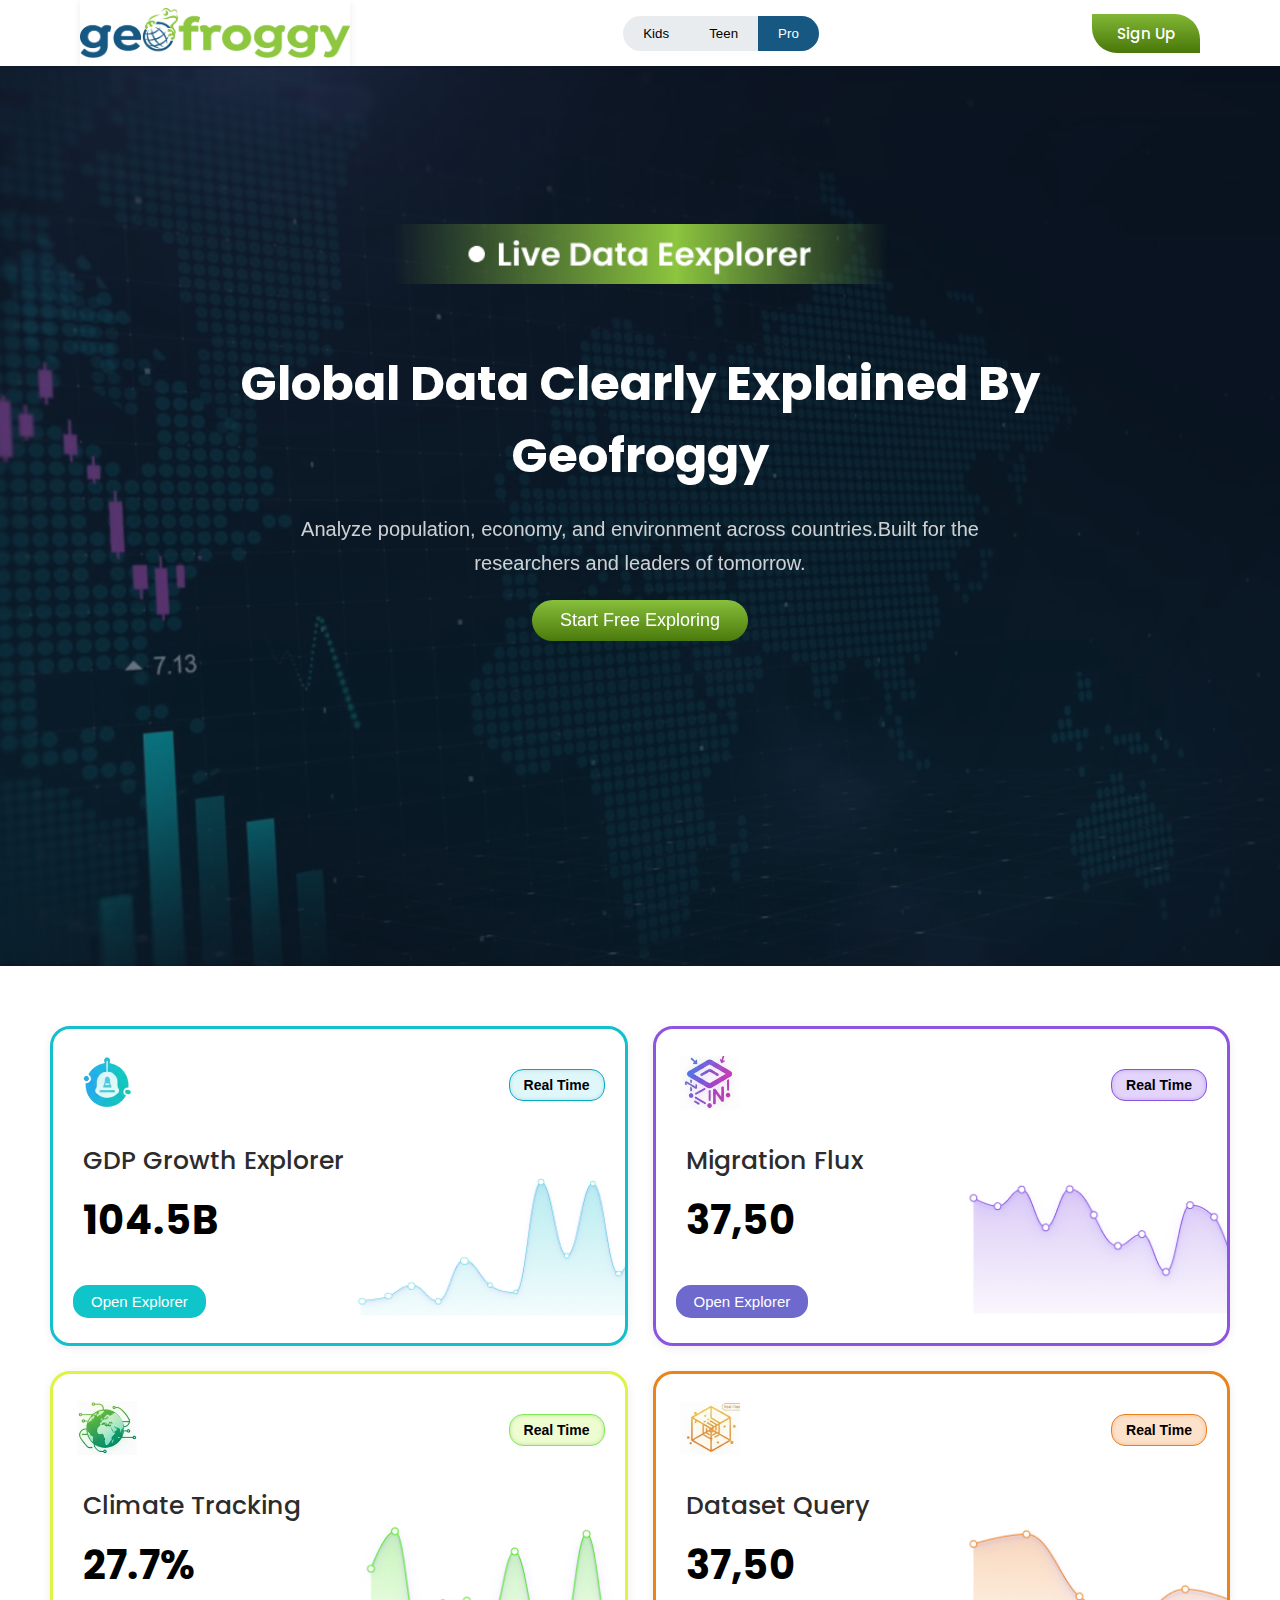
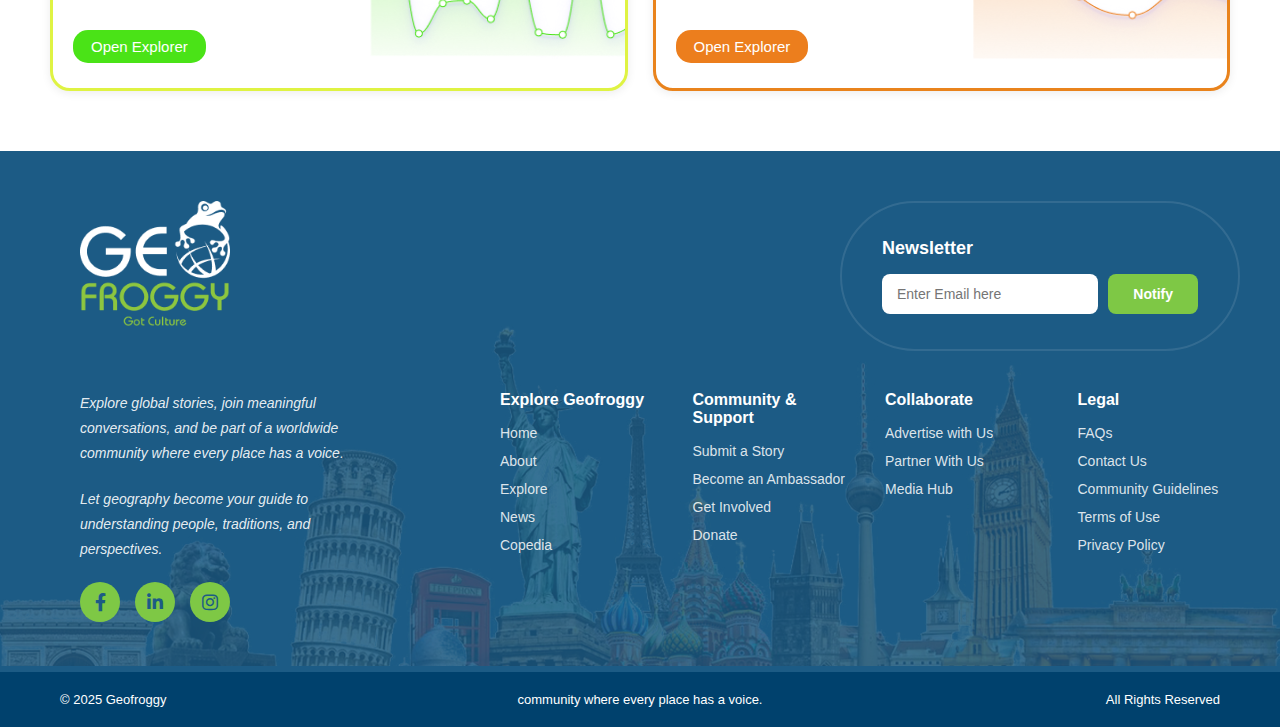
<file: Pro.html>
<!DOCTYPE html>
<html lang="en">
<head>
    <meta charset="UTF-8">
    <meta name="viewport" content="width=device-width, initial-scale=1.0">
    <link href="https://fonts.googleapis.com/css2?family=Poppins:wght@300;400;500;600;700&display=swap" rel="stylesheet">
     <link rel="stylesheet" href="https://cdnjs.cloudflare.com/ajax/libs/font-awesome/6.0.0/css/all.min.css">
    <title>Geofroggy - Global Data Explorer</title>
    <style>
        * {
            margin: 0;
            padding: 0;
            box-sizing: border-box;
        }

        body {
            font-family: Arial, sans-serif;
            background-color: #FFFFFF;
        }

        html, body {
    overflow-x: hidden;
}


        /* Navigation */
        nav {
            background-color: white;
            padding: 0 80px;
            display: flex;
            justify-content: space-between;
            align-items: center;
            box-shadow: 0 2px 5px rgba(0,0,0,0.1);
        }

  /* ========================================
   LOGO BAR - WHITE BACKGROUND TOP CENTER
======================================== */
.logo-bar {
    background: #ffffff;
    padding: 0;
    box-shadow: 0 2px 8px rgba(0,0,0,0.08);
    text-align: center;
}

.logo {
    display: inline-block;
}

.logo img {
    width: 270px;
    height: 50px;
    display: block;  /* removes bottom extra space */
    margin: 0 auto;  /* centers it */
    margin-top: 8px;
    margin-bottom: 4px;
}




      /* Switcher */
        .mode-switcher {
    background: #e9ecef;
    padding: 0;
    border-radius: 25px;
    display: flex;
}

.mode-btn {
    border: none;
    padding: 10px 20px;
    border-radius: 0 20px 20px 0; /* TL TR BR BL */
    cursor: pointer;
    background: transparent;
    font-weight: 500;
    transition: 0.3s;
}


.mode-btn.active {
    background: #175883; /* Dark Teal color from image */
    color: white;
}

        .btn {
            padding: 10px 25px;
            border: none;
            border-radius: 25px;
            font-weight: 600;
            cursor: pointer;
            transition: all 0.3s;
            text-decoration: none;
            display: inline-block;
        }

        .btn-outline {
            background: white;
            color: #2c5282;
            border: 2px solid #2c5282;
        }

        .btn-outline:hover {
            background: #2c5282;
            color: white;
        }

         /* --- Sign Up Button --- */
        /* This CSS makes the "Sign Up" button green */
        .signup-btn {
            background: linear-gradient(to bottom, #81B735, #49770A);; /* This line makes the button green */
            color: white;
            padding: 9px 25px;
            text-decoration: none;
            font-size: 15px;
            font-weight: 500;
            font-family: 'Poppins', sans-serif;
            border-radius: 0 25px 0 25px; /* Rounds top-right and bottom-left corners */
            transition: background-color 0.3s ease, transform 0.2s ease;
            /* Entrance Animation */
    animation: slideFromRight 0.8s cubic-bezier(0.175, 0.885, 0.32, 1.275) 0.5s both;
        }

        .signup-btn:hover {
            background-color: #45a049;
            transform: translateY(-2px);
        }






        /* Hero Section */
        .hero {
    position: relative;
    height: 100vh;
    overflow: hidden;
}

/* Background Video */
.hero-video {
    position: absolute;
    top: 50%;
    left: 50%;
    min-width: 100%;
    min-height: 100%;
    width: auto;
    height: auto;
    transform: translate(-50%, -50%);
    object-fit: cover;
    z-index: 0;
}

/* Dark overlay (readability ke liye) */
.hero::after {
    content: '';
    position: absolute;
    inset: 0;
    background: rgba(10, 25, 41, 0.6);
    z-index: 1;
}

/* Content on top */
.hero-content {
    position: relative;
    z-index: 2;
    text-align: center;
    padding: 0 10px;
}


       .live-badge {
    display: inline-flex;
    align-items: center;
    gap: 8px; /* image aur text ke beech ka space */
    padding: 8px 16px;
    margin-bottom: 0;
    margin-top: -70px;
}

/* Image ke liye CSS */
.badge-img {
    width: 500px;  /* image ka size adjust karein */
    height: 500px; /* maintain square shape */
    object-fit: contain; /* image distort na ho */
}

        .hero h1 {
             font-family: 'Poppins', sans-serif;
            color: white;
            font-size: 48px;
            font-weight: bold;
            margin: 20px 0;
            line-height: 1.5;
           margin-top: -13%;
        }

        .hero p {
    color: rgba(255,255,255,0.8);
            font-size: 20px;
            font-weight: 400;
            margin: 20px 0;
            line-height: 1.7;
}


        .explore-btn {
            background: linear-gradient(to bottom, #87BF3B, #4B7A0C);
            color: white;
            border: none;
            padding: 10px 28px;
            border-radius: 25px;
            cursor: pointer;
            font-size: 17px;
            font-weight: 400;
        }

        /* Data Cards Section */
        .cards-section {
            padding: 60px 50px;
            max-width: 1400px;
            margin: 0 auto;
        }

        .cards-grid {
    display: grid;
    grid-template-columns: repeat(2, minmax(520px, 1fr));
    gap: 25px;
}


        .card {
            background-color: white;
            border-radius: 20px;
            padding: 30px;
            box-shadow: 0 2px 10px rgba(0,0,0,0.08);
            position: relative;
            height: 320px;   /* fixed height */
    overflow: hidden; /* content won’t overflow */
     border: 2px solid transparent;
     transition: transform 0.3s ease, box-shadow 0.3s ease;
        }

        .card:hover {
    transform: translateY(-5px) scale(1.02);
    box-shadow: 0 8px 20px rgba(0,0,0,0.15);
}

        .card.cyan { border: 3px solid #13BFCD; }
        .card.purple { border: 3px solid #8D54E1; }
        .card.green { border: 3px solid #DFF343; }
        .card.orange { border: 3px solid #E9831C; }


        .real-time-badge {
    position: absolute;
    top: 40px;
    right: 20px;

    display: inline-flex;
    align-items: center;
    gap: 6px;
    padding: 8px 14px;
    font-size: 14px;
    font-weight: 600;
    color: #B7F1F8;

    border: 1px solid #3ACBDB;
    border-radius: 14px;
    line-height: 1;
    box-shadow: inset 0 0 4px rgba(0, 160, 190, 0.25);
}

.card.cyan .real-time-badge {
    background: #e0f7fa;           /* badge color for cyan card */
    color: #000;                /* text color */
    border: 1px solid #00acc1;     /* optional border */
    box-shadow: inset 0 0 4px rgba(0, 140, 160, 0.25);
}

.card.purple .real-time-badge {
    background: #E3D4FC;
    color: #000;
    border: 1px solid #8A52E1;
    box-shadow: inset 0 0 4px rgba(106, 27, 154, 0.25);
}

.card.green .real-time-badge {
    background: #EEFDCF;
    color: #000;
    border: 1px solid #80EB58;
    box-shadow: inset 0 0 4px rgba(46, 125, 50, 0.25);
}

.card.orange .real-time-badge {
    background: #FCE2CA;
    color: #000;
    border: 1px solid #EC7E1D;
    box-shadow: inset 0 0 4px rgba(230, 81, 0, 0.25);
}



       

        .card-icon {
    width: 48px;
    height: 48px;
    border-radius: 12px;
    display: flex;
    align-items: center;
    justify-content: center;
    margin-bottom: 15px;
}

/* PNG image styling */
.card-icon img {
    width: 60px;        /* icon size */
    height: 60px;
    object-fit: contain;
}

        .card h3 {
            font-family: 'Poppins', sans-serif;
            font-size: 25px;
            color: #2C2C2C;
            margin: 35px 0 10px 0;
            font-weight: 500;
padding-top: -60px;
        }

        .card-value {
            font-family: 'Poppins', sans-serif;
            font-size: 40px;
            font-weight: bold;
            margin: 10px 0;
            color: #000000;
        }

        /* .card.cyan .card-value { color: #00838f; }
        .card.purple .card-value { color: #7b1fa2; }
        .card.green .card-value { color: #388e3c; }
        .card.orange .card-value { color: #f57c00; } */

        .chart-container {
    width: 300px;
    height: 150px;
    margin: 15px 0;
    position: relative;
}

.chart-image {
    width: 100%;
    height: 100%;
    object-fit: contain;
    animation: riseUp 5s ease-in-out infinite;
    margin-left: 90%; /* if you still want horizontal shift */
     transform: translateY(-18px);
}

/* Animate from bottom to top */
@keyframes riseUp {
    0% {
        clip-path: inset(100% 0 0 0);  /* completely hidden from bottom */
    }
    50% {
        clip-path: inset(0 0 0 0);      /* fully visible */
    }
    100% {
        clip-path: inset(100% 0 0 0);   /* hides again, ready to loop */
    }
}


        .card-btn {
    position: absolute;
    bottom: 25px;   /* distance from bottom of card */
    left: 20px;     /* distance from left edge of card */
    color: white;
    border: none;
    padding: 8px 18px;
    border-radius: 15px;
    cursor: pointer;
    font-size: 15px;
    font-weight: 400;
}


        .card.cyan .card-btn { background-color: #0FC5C9; }
        .card.purple .card-btn { background-color: #6E69CD; }
        .card.green .card-btn { background-color: #4AE317; }
        .card.orange .card-btn { background-color: #EC7E1D; }

         /* Footer */
        .main-footer {
            background: #1C5B85;
            position: relative;
            overflow: hidden;
            padding: 50px 20px 0;
            margin-top: auto;
        }

        .footer-bg-overlay {
            position: absolute;
            top: 30%;
            left: 0;
            right: 0;
            bottom: 0;
            background-image: url('../images/footer-bg.png');
            background-size: 100% auto;
            background-position: center;
            background-repeat: no-repeat;
            opacity: 1;
            z-index: 0;
        }

        .footer-container {
            position: relative;
            z-index: 1;
            max-width: 1200px;
            margin: 0 auto;
        }

        .footer-top-row {
            display: flex;
            justify-content: space-between;
            align-items: flex-start;
            gap: 40px;
            margin-bottom: 40px;
            flex-wrap: wrap;
        }

        .footer-logo-section {
            flex: 1;
            min-width: 250px;
            margin-left: -60px;
        }

        .footer-brand-logo {
            margin-bottom: 20px;
            display: flex;
            align-items: center;
        }

        .footer-logo-img {
            max-width: 150px;
            height: auto;
            margin-left: 100px;
        }

        .footer-newsletter-section {
            flex: 1;
            min-width: 300px;
            max-width: 400px;
        }

       
              .newsletter-wrapper {
            background: transparent;
            padding: 35px 40px;
            border-radius: 80px;
            position: relative;
            border: 2px solid rgba(255,255,255,0.1);
        }

        .newsletter-wrapper h4 {
            font-size: 18px;
            font-weight: 600;
            margin-bottom: 15px;
            color: white;
        }

        .newsletter-input-group {
            display: flex;
            gap: 10px;
        }

        .newsletter-email {
            flex: 1;
            padding: 12px 15px;
            border: none;
            border-radius: 8px;
            font-size: 14px;
            outline: none;
            background: white;
        }

        .newsletter-submit {
            background: #7ec845;
            color: white;
            border: none;
            padding: 12px 25px;
            border-radius: 8px;
            font-size: 14px;
            font-weight: 600;
            cursor: pointer;
            transition: all 0.3s;
            white-space: nowrap;
        }

        .newsletter-submit:hover {
            background: #6db635;
            transform: scale(1.05);
        }

        .footer-middle-row {
            display: flex;
            justify-content: space-between;
            gap: 50px;
            margin-bottom: 50px;
            flex-wrap: wrap;
        }

        .footer-text-social {
            flex: 1;
            min-width: 250px;
            margin-left: 40px;
        }

        .footer-tagline {
            font-size: 14px;
            line-height: 1.8;
            color: rgba(255,255,255,0.9);
            margin-bottom: 20px;
            font-style: italic;
            
        }

       .footer-social-links {
            display: flex;
            gap: 15px;
            margin-top: 20px;
        }

        .social-icon {
            width: 40px;
            height: 40px;
            background: #7ec845;
            border-radius: 50%;
            display: flex;
            align-items: center;
            justify-content: center;
            color: #1C5B85;
            font-size: 18px;
            transition: all 0.3s;
            text-decoration: none;
        }

        .social-icon:hover {
            background: #6db635;
            transform: translateY(-5px);
        }

        .footer-links-container {
            flex: 2;
            display: grid;
            grid-template-columns: repeat(4, 1fr);
            gap: 30px;
        }

        .footer-link-col {
            display: flex;
            flex-direction: column;
        }

        .footer-link-col h4 {
            font-size: 16px;
            font-weight: 600;
            margin-bottom: 15px;
            color: white;
        }

        .footer-link-col ul {
            list-style: none;
            display: flex;
            flex-direction: column;
            gap: 10px;
        }

        .footer-link-col ul li a {
            color: rgba(255,255,255,0.85);
            text-decoration: none;
            font-size: 14px;
            transition: all 0.3s;
            display: inline-block;
        }

        .footer-link-col ul li a:hover {
            color: #7ec845;
            padding-left: 8px;
        }

        .footer-bottom-bar {
            width: 100%;
            background-color: #00416D;
            color: #fff;
            display: flex;
            justify-content: space-between;
            align-items: center;
            padding: 20px 80px;
            box-sizing: border-box;
            font-size: 13px;
            margin-left: -20px;
            margin-right: -20px;
            width: calc(100% + 40px);
        }

        .footer-bottom-bar .left-text,
        .footer-bottom-bar .center-text,
        .footer-bottom-bar .right-text {
            flex: 1;
        }

        .footer-bottom-bar .center-text {
            text-align: center;
        }

        .footer-bottom-bar .right-text {
            text-align: right;
        }

        /* Responsive code */

       /* ========== Responsive Code ========== */

/* Small Mobile Devices (up to 480px) */
@media (max-width: 480px) {
    nav {
        padding: 10px 15px;
        flex-direction: column;
        gap: 10px;
    }

    .logo img {
        max-width: 150px;
        margin-left: 0;
    }

   .mode-switcher {
        padding: 4px;
        gap: 5px;
        margin-top: 12px; 
    }

    .mode-btn {
        padding: 6px 12px;
        font-size: 12px;
    }

    .signup-btn {
    display: inline-block;   /* ⭐ ye line zaroori hai */
    padding: 14px 18px;
    font-size: 16px;
    border-radius: 15px;
    margin: 12px 0;          /* top & bottom space */
}

     h1 {
        font-size: 28px; /* smaller heading */
        line-height: 1.3;
        transform: translateY(-50px);
    }

    p {
        font-size: 16px; /* smaller paragraph */
        line-height: 1.4;
        transform: translateY(-30px);
    }

    .explore-btn {
        padding: 10px 20px;
        font-size: 14px;
    }

    .cards-section {
        padding: 30px 20px;
    }

    .cards-grid {
        grid-template-columns: 1fr;
        gap: 20px;
    }

    .card {
        height: auto;
        padding: 20px;
    }

     .badge-img {
        width: 300px;
        height: 300px;
        margin-top: 40px;
    }

    .chart-container {
        width: 90%;
        height: 120px;
    }

    .chart-image {
        margin-left: 50px;
        margin-top: 0;
        
    }

   

    /* FOOTER */
   .footer-top-row,
    .footer-middle-row {
        flex-direction: column;
        gap: 20px;
    }

    .footer-links-container {
        grid-template-columns: 1fr 1fr;
        gap: 15px;
    }

    .footer-bottom-bar {
        flex-direction: column;
        text-align: center;
        padding: 20px 10px;
        line-height: 1.5;
    }

     .footer-logo-img {
        max-width: 130px;
       margin-left: 90px;
    }

     .footer-tagline {
        font-size: 16px;
        line-height: 1.6;
        text-align: left;
        margin-bottom: 15px;
    }

    .newsletter-wrapper {
        margin-right: 35px;
        margin-left: 0;   /* ⭐ balance ke liye */
    }

      .social-icon {
        width: 32px;
        height: 32px;
        font-size: 14px;
        transform: translateX(50px); 
    }
}

/* Medium Devices / Tablets (481px - 768px) */
@media (min-width: 481px) and (max-width: 768px) {
    nav {
        padding: 12px 25px;
    }

    .logo img {
        max-width: 180px;
        margin-left: 0;
    }

    .mode-btn {
        padding: 7px 14px;
        font-size: 13px;
    }

    .signup-btn {
        padding: 10px 18px;
        font-size: 13px;
    }

    .hero h1 {
        font-size: 32px;
        margin-top: -10%;
    }

    .hero p {
        font-size: 18px;
    }

    .explore-btn {
        padding: 12px 25px;
        font-size: 16px;
    }

    .cards-section {
        padding: 40px 30px;
    }

    .cards-grid {
        grid-template-columns: 1fr;
        gap: 20px;
    }

    .card-btn {
        bottom: 15px;      /* reduce distance from bottom */
        left: 10px;        /* reduce distance from left */
        padding: 6px 12px; /* smaller button padding */
        font-size: 13px;   /* smaller text */
        border-radius: 12px; /* slightly smaller corners */
    }

    .badge-img {
        width: 250px;
        height: 250px;
    }

    .chart-container {
        width: 90%;
        height: 140px;
    }

    .chart-image {
        margin-left: 0;
        margin-top: -10%;
    }

 /* FOOTER */
   .footer-top-row,
    .footer-middle-row {
        flex-direction: column;
        gap: 20px;
    }

    .footer-links-container {
        grid-template-columns: 1fr 1fr;
        gap: 15px;
    }

    .footer-bottom-bar {
        flex-direction: column;
        text-align: center;
        padding: 15px 10px;
    }

     .footer-logo-img {
        max-width: 130px;
       margin-left: 90px;
    }

     .footer-tagline {
        font-size: 16px;
        line-height: 1.6;
        text-align: left;
        margin-bottom: 15px;
    }

    .newsletter-wrapper {
        margin-right: 35px;
        margin-left: 0;   /* ⭐ balance ke liye */
    }

      .social-icon {
        width: 32px;
        height: 32px;
        font-size: 14px;
        transform: translateX(50px); 
    }
}

/* Large Tablets / Small Laptops (769px - 1024px) */
@media (min-width: 769px) and (max-width: 1024px) {
    nav {
        padding: 15px 40px;
    }

    .logo img {
        max-width: 200px;
    }

    .hero h1 {
        font-size: 40px;
        margin-top: -12%;
    }

    .hero p {
        font-size: 19px;
    }

    .explore-btn {
        font-size: 17px;
    }

    .cards-grid {
        grid-template-columns: repeat(2, 1fr);
    }

    .chart-container {
        width: 80%;
        height: 150px;
    }

    .chart-image {
        margin-left: 0;
        margin-top: -15%;
    }
    .badge-img {
        width: 350px;
        height: 350px;
    }

     .footer-logo-img {
        max-width: 130px;
    }
}

/* Desktops (1025px and above) */
@media (min-width: 1025px) {
    .cards-grid {
        grid-template-columns: repeat(2, minmax(520px, 1fr));
    }

    .hero h1 {
        font-size: 48px;
    }

    .hero p {
        font-size: 20px;
    }

    .explore-btn {
        font-size: 18px;
    }

    .chart-container {
        width: 300px;
        height: 150px;
    }

    .chart-image {
        margin-left: 90%;
        margin-top: -25%;
    }
}

    </style>
</head>
<body>
    <!-- Navigation -->
    <nav>
        <div class="logo-bar">
        <div class="container">
            <div class="logo">
    <a href="index.html"> <!-- link to your homepage -->
        <img src="images/Layer_1 (2).png" loading="eager" fetchpriority="high" alt="GeoFroggy Logo" width="200" height="auto">
    </a>
</div>

        </div>
    </div>
        <div class="mode-switcher">
                <button class="mode-btn">Kids</button>
                <button class="mode-btn ">Teen</button>
                <button class="mode-btn active">Pro</button>
            </div>

            <div class="nav-buttons">
            <a href="signup.html" class="signup-btn">Sign Up</a>
        </div>
    </nav>

    <!-- Hero Section -->
    <section class="hero">

    <!-- Background Video -->
    <video class="hero-video" autoplay muted loop playsinline preload="metadata">
        <source src="images/pro/0_Global_Market_Financial_Data_1280x720.mp4" type="video/mp4">
        Your browser does not support the video tag.
    </video>

    <!-- Content -->
    <div class="hero-content">
        <div class="live-badge">
    <img src="images/pro/Frame 7.png" alt="Live Data Explorer" class="badge-img">
</div>

        <h1>Global Data Clearly Explained By<br>Geofroggy</h1>
        <p>Analyze population, economy, and environment across countries.Built for the<br>
researchers and leaders of tomorrow.</p>
        <button class="explore-btn">Start Free Exploring</button>
    </div>

</section>


    <!-- Data Cards Section -->
    <section class="cards-section">
        <div class="cards-grid">
            <!-- GDP Growth Explorer -->
            <div class="card cyan">
                <span class="real-time-badge">Real Time</span>
                <div class="card-icon">
    <img src="images/pro/image 10.png" alt="GDP Icon">
</div>
                <h3>GDP Growth Explorer</h3>
                <div class="card-value">104.5B</div>
                <!-- Canvas ki jagah img tag use karo -->
<div class="chart-container">
    <img src="images/pro/LineGroup0.png" alt="GDP Chart" class="chart-image">
</div>
                <button class="card-btn">Open Explorer</button>
            </div>

            <!-- Migration Flux -->
            <div class="card purple">
                <span class="real-time-badge">Real Time</span>
                <div class="card-icon">
    <img src="images/pro/image 7.png" alt="GDP Icon">
</div>
                <h3>Migration Flux</h3>
                <div class="card-value">37,50</div>
                <!-- Canvas ki jagah img tag use karo -->
<div class="chart-container">
    <img src="images/pro/LineGroup0 (1).png" alt="GDP Chart" class="chart-image">
</div>
                <button class="card-btn">Open Explorer</button>
            </div>

            <!-- Climate Tracking -->
            <div class="card green">
                <span class="real-time-badge">Real Time</span>
                <div class="card-icon">
    <img src="images/pro/image 12.png" alt="GDP Icon">
</div>
                <h3>Climate Tracking</h3>
                <div class="card-value">27.7%</div>
                <!-- Canvas ki jagah img tag use karo -->
<div class="chart-container">
    <img src="images/pro/LineGroup0 (2).png" alt="GDP Chart" class="chart-image">
</div>
                <button class="card-btn">Open Explorer</button>
            </div>

            <!-- Dataset Query -->
            <div class="card orange">
                <span class="real-time-badge">Real Time</span>
                <div class="card-icon">
    <img src="images/pro/image 11.png" alt="GDP Icon">
</div>
                <h3>Dataset Query</h3>
                <div class="card-value">37,50</div>
                <!-- Canvas ki jagah img tag use karo -->
<div class="chart-container">
    <img src="images/pro/LineGroup0 (3).png" alt="GDP Chart" class="chart-image">
</div>
                <button class="card-btn">Open Explorer</button>
            </div>
        </div>
    </section>

     <!-- FOOTER WITH NEWSLETTER TOP RIGHT -->
    <footer class="main-footer">
        <!-- Background Image Overlay -->
        <div class="footer-bg-overlay"></div>
        
        <div class="footer-container">
            <!-- TOP ROW: Logo + Newsletter -->
            <div class="footer-top-row">
                <!-- LEFT: Logo -->
                <div class="footer-logo-section">
                    <div class="footer-brand-logo">
                        <img src="images/Layer_1.png" loading="lazy" alt="GeoFroggy Logo" class="footer-logo-img" width="150" height="auto">
                    </div>
                    <!-- <p class="footer-description">
                        Explore global stories, join meaningful conversations, and be part of a worldwide community where every place has a voice.
                    </p> -->
                </div>
                
                <!-- RIGHT: Newsletter -->
                <div class="footer-newsletter-section">
                    <div class="newsletter-wrapper">
                        <h4>Newsletter</h4>
                        <div class="newsletter-input-group">
                            <input type="email" placeholder="Enter Email here" class="newsletter-email">
                            <button class="newsletter-submit">Notify</button>
                        </div>
                    </div>
                </div>
            </div>
            
            <!-- MIDDLE ROW: Paragraph + Links -->
            <div class="footer-middle-row">
                <!-- LEFT: Paragraph and Social Links -->
                <div class="footer-text-social">
                    <p class="footer-tagline">
                        Explore global stories, join meaningful<br> conversations, and be part of a worldwide<br> community where every place has a voice.
                    </p>
                    <p class="footer-tagline">
                        Let geography become your guide to <br>understanding people, traditions, and <br>perspectives.
                    </p>
                    
                    <div class="footer-social-links">
                        <a href="#" class="social-icon"><i class="fab fa-facebook-f"></i></a>
                        <a href="#" class="social-icon"><i class="fab fa-linkedin-in"></i></a>
                        <a href="#" class="social-icon"><i class="fab fa-instagram"></i></a>
                    </div>
                </div>
                
                <!-- RIGHT: All Links in 4 columns side-by-side -->
                <div class="footer-links-container">
                    <!-- Column 1: Explore Geofroggy -->
                    <div class="footer-link-col">
                        <h4>Explore Geofroggy</h4>
                        <ul>
                            <li><a href="#">Home</a></li>
                            <li><a href="#">About</a></li>
                            <li><a href="#">Explore</a></li>
                            <li><a href="#">News</a></li>
                            <li><a href="#">Copedia</a></li>
                        </ul>
                    </div>

                    <!-- Column 2: Community & Support -->
                    <div class="footer-link-col">
                        <h4>Community & Support</h4>
                        <ul>
                            <li><a href="#">Submit a Story</a></li>
                            <li><a href="#">Become an Ambassador</a></li>
                            <li><a href="#">Get Involved</a></li>
                            <li><a href="#">Donate</a></li>
                        </ul>
                    </div>

                    <!-- Column 3: Collaborate -->
                    <div class="footer-link-col">
                        <h4>Collaborate</h4>
                        <ul>
                            <li><a href="#">Advertise with Us</a></li>
                            <li><a href="#">Partner With Us</a></li>
                            <li><a href="#">Media Hub</a></li>
                        </ul>
                    </div>

                    <!-- Column 4: Legal -->
                    <div class="footer-link-col">
                        <h4>Legal</h4>
                        <ul>
                            <li><a href="#">FAQs</a></li>
                            <li><a href="#">Contact Us</a></li>
                            <li><a href="#">Community Guidelines</a></li>
                            <li><a href="#">Terms of Use</a></li>
                            <li><a href="#">Privacy Policy</a></li>
                        </ul>
                    </div>
                </div>
            </div>
        </div>
    </footer>

    <!-- BOTTOM COPYRIGHT BAR -->
    <div class="footer-bottom-bar">
        <span class="left-text">© 2025 Geofroggy</span>
        <span class="center-text">community where every place has a voice.</span>
        <span class="right-text">All Rights Reserved</span>
    </div>

    <script>

// Mode Switcher
    // Saare buttons ko select karna
    const modeButtons = document.querySelectorAll('.mode-btn');

    modeButtons.forEach(button => {
        button.addEventListener('click', () => {
            // 1. Pehle sabse 'active' class hatao
            modeButtons.forEach(btn => btn.classList.remove('active'));
            
            // 2. Jis button par click hua, uspar 'active' class lagao
            button.classList.add('active');

            // 3. Mode ke hisaab se page redirect
            const selectedMode = button.innerText.trim(); // Extra spaces remove

            if(selectedMode === "Kids") {
                window.location.href = "Kids.html"; 
            } else if(selectedMode === "Teen") {
                window.location.href = "Teen.html"; 
            } else if(selectedMode === "Pro") {
                window.location.href = "Pro.html"; 
            } else {
                console.log("Unknown mode: " + selectedMode);
            }
        });
    });

        // Chart data
        const charts = [
            { id: 'chart1', color: '#00bcd4', data: [] },
            { id: 'chart2', color: '#9c27b0', data: [] },
            { id: 'chart3', color: '#66bb6a', data: [] },
            { id: 'chart4', color: '#ff9800', data: [] }
        ];

        // Initialize data
        charts.forEach(chart => {
            for (let i = 0; i < 15; i++) {
                chart.data.push(Math.random() * 30 + 40);
            }
        });

        // Draw chart function
        function drawChart(canvasId, data, color) {
            const canvas = document.getElementById(canvasId);
            const ctx = canvas.getContext('2d');
            const width = canvas.width = canvas.offsetWidth;
            const height = canvas.height = canvas.offsetHeight;

            ctx.clearRect(0, 0, width, height);

            const max = Math.max(...data);
            const min = Math.min(...data);
            const range = max - min || 1;
            const stepX = width / (data.length - 1);

            // Draw area fill
            ctx.beginPath();
            ctx.moveTo(0, height);
            data.forEach((val, i) => {
                const x = i * stepX;
                const y = height - ((val - min) / range) * height;
                ctx.lineTo(x, y);
            });
            ctx.lineTo(width, height);
            ctx.closePath();
            ctx.fillStyle = color + '33';
            ctx.fill();

            // Draw line
            ctx.beginPath();
            data.forEach((val, i) => {
                const x = i * stepX;
                const y = height - ((val - min) / range) * height;
                if (i === 0) ctx.moveTo(x, y);
                else ctx.lineTo(x, y);
            });
            ctx.strokeStyle = color;
            ctx.lineWidth = 2;
            ctx.stroke();
        }

        // Initial draw
        charts.forEach(chart => {
            drawChart(chart.id, chart.data, chart.color);
        });

        // Update charts every 2 seconds
        setInterval(() => {
            charts.forEach(chart => {
                chart.data.shift();
                chart.data.push(Math.random() * 30 + 40);
                drawChart(chart.id, chart.data, chart.color);
            });
        }, 2000);

        // Handle window resize
        window.addEventListener('resize', () => {
            charts.forEach(chart => {
                drawChart(chart.id, chart.data, chart.color);
            });
        });
    </script>
</body>
</html>
</file>
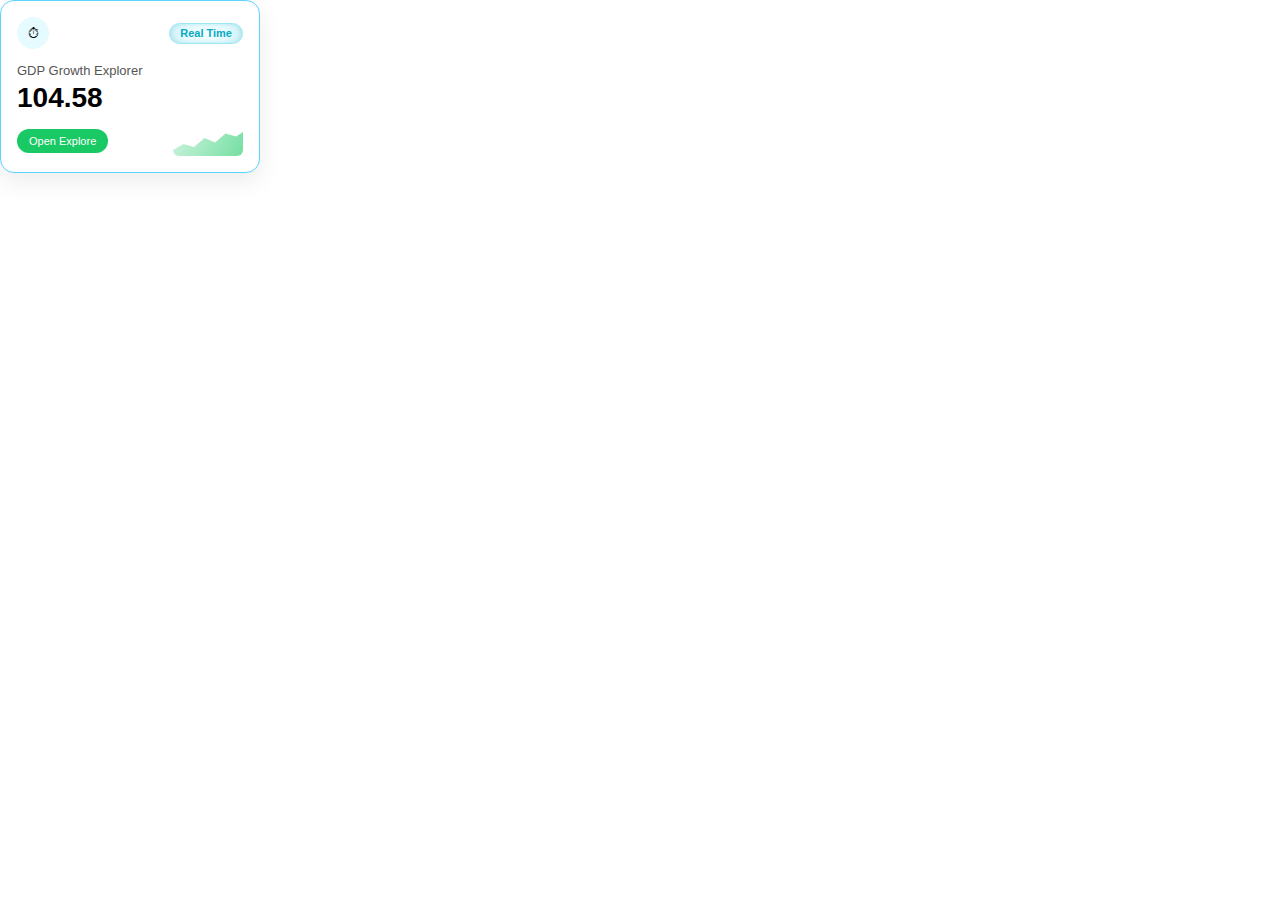
<file: teeeeeeeeeen.html>
<!DOCTYPE html>
<html lang="en">
<head>
    <meta charset="UTF-8">
    <meta name="viewport" content="width=device-width, initial-scale=1.0">
    <title>Newsletter Footer</title>
    <link rel="stylesheet" href="https://cdnjs.cloudflare.com/ajax/libs/font-awesome/6.4.0/css/all.min.css">
    <style>
        * {
            margin: 0;
            padding: 0;
            box-sizing: border-box;
        }

        body {
            font-family: -apple-system, BlinkMacSystemFont, 'Segoe UI', Roboto, Oxygen, Ubuntu, Cantarell, sans-serif;
        }

        .stat-card {
    width: 260px;
    background: #fff;
    border-radius: 14px;
    padding: 16px;
    box-shadow: 0 8px 25px rgba(0,0,0,0.08);
    border: 1.5px solid #5fd3ff;
    font-family: Poppins, sans-serif;
}

/* Top */
.card-top {
    display: flex;
    justify-content: space-between;
    align-items: center;
}

.icon-circle {
    width: 32px;
    height: 32px;
    background: #e6fbff;
    border-radius: 50%;
    display: flex;
    align-items: center;
    justify-content: center;
    font-size: 14px;
}

.real-time-badge {
    display: inline-flex;
    align-items: center;
    gap: 6px;
    padding: 4px 10px;
    font-size: 11px;
    font-weight: 600;
    color: #0aa9c2;

    /* 🔥 gradient background */
    background: radial-gradient(
        circle at center,
        #f2fdff 0%,     /* center light */
        #e6fbff 55%,    /* normal */
        #cceff6 100%    /* edges dark */
    );

    border: 1px solid #9be7f2;
    border-radius: 14px;
    line-height: 1;

    /* extra depth */
    box-shadow: inset 0 0 4px rgba(0, 160, 190, 0.25);
}


/* chhota green/blue dot */
.real-time-badge .dot {
    width: 6px;
    height: 6px;
    background: #1ecad3;
    border-radius: 50%;
}


/* Text */
.card-title {
    margin: 14px 0 4px;
    font-size: 13px;
    color: #555;
}

.card-value {
    margin: 0 0 12px;
    font-size: 28px;
    font-weight: 700;
}

/* Bottom */
.card-bottom {
    display: flex;
    justify-content: space-between;
    align-items: center;
}

.explore-btn {
    background: #18c964;
    border: none;
    color: white;
    padding: 6px 12px;
    font-size: 11px;
    border-radius: 20px;
    cursor: pointer;
}

/* Fake graph */
.mini-graph {
    width: 70px;
    height: 30px;
    background: linear-gradient(
        120deg,
        rgba(24,201,100,0.2),
        rgba(24,201,100,0.6)
    );
    clip-path: polygon(
        0% 80%, 15% 60%, 30% 70%, 45% 40%,
        60% 55%, 75% 25%, 90% 35%, 100% 20%,
        100% 100%, 0% 100%
    );
    border-radius: 6px;
}

    </style>
</head>
<body>
   <div class="stat-card">
    <div class="card-top">
        <div class="icon-circle">⏱</div>
        <span class="real-time-badge">Real Time</span>

    </div>

    <p class="card-title">GDP Growth Explorer</p>
    <h2 class="card-value">104.58</h2>

    <div class="card-bottom">
        <button class="explore-btn">Open Explore</button>
        <div class="mini-graph"></div>
    </div>
</div>

</body>
</html>
</file>
<file: css/style.css>
/* ========================================
   RESET & BASE STYLES
======================================== */
* {
    margin: 0;
    padding: 0;
    box-sizing: border-box;
}

body {
    line-height: 1.6;
    color: #333;
    background: #fff;
    overflow-x: hidden;
}

.container {
    max-width: 1200px;
    margin: 0 auto;
    padding: 0 20px;
}

img {
    max-width: 100%;
    height: auto;
    display: block;
}

/* ========================================
   LOGO BAR - WHITE BACKGROUND TOP CENTER
======================================== */
.logo-bar {
    background: #ffffff;
    padding: 0;
    box-shadow: 0 2px 8px rgba(0,0,0,0.08);
    text-align: center;
}

.logo {
    display: inline-block;
}

.logo img {
    max-width: 200px;
    height: auto;
    margin: 0 auto;
}

/* ========================================
   HEADER - BLUE NAVIGATION BAR
======================================== */
.header {
    background: #0c5a8a;
    color: white;
    padding: 0;
    position: sticky;
    top: 0;
    z-index: 999;
    box-shadow: 0 3px 12px rgba(0,0,0,0.15);
}

.nav-container {
    display: flex;
    align-items: center;
    justify-content: flex-start;
    padding: 0 20px;
    position: relative;
}

/* --- Desktop Navigation --- */
.desktop-nav {
    display: none;
    align-items: left;
    justify-content: flex-start;
    gap: 0;
    flex: 1;
}

.nav-item {
    color: #ffffff;
    text-decoration: none;
    font-size: 15px;
    font-weight: 600;
    padding: 22px 18px;
    display: block;
    position: relative;
    transition: background-color 0.3s ease;
    white-space: nowrap;
}

.nav-item:hover {
    background-color: rgba(255, 255, 255, 0.1);
}

.nav-item.active{
    background-color: #8DC63F;
    color: #ffffff;
    border-radius: 0 0 40px 40px;
}

/* --- Sign In Button --- */
.signin-btn {
    background: linear-gradient(to bottom, #81B735, #49770A);
    color: white;
    padding: 10px 28px;
    text-decoration: none;
    border: none;
    outline: none;
    font-size: 14px;
    font-weight: 600;
    border-radius: 10px;
    cursor: pointer;
    transition: all 0.3s ease;
    white-space: nowrap;
}

.signin-btn:hover {
    background: linear-gradient(to bottom, #6db635, #3a5f08);
    transform: translateY(-2px);
}

/* --- Mobile Hamburger --- */
.hamburger {
    display: block;
    background: none;
    border: none;
    color: #ffffff;
    font-size: 28px;
    cursor: pointer;
    padding: 5px;
    margin-left: auto;
}

/* --- Mobile Navigation --- */
.mobile-nav {
    display: none;
    flex-direction: column;
    background: #0c5a8a;
    padding: 15px 20px;
    border-top: 1px solid rgba(255, 255, 255, 0.1);
}

.mobile-nav.show {
    display: flex;
}

.mobile-item {
    color: white;
    text-decoration: none;
    padding: 12px 0;
    transition: color 0.3s;
    font-size: 15px;
    font-weight: 500;
    border-bottom: 1px solid rgba(255, 255, 255, 0.1);
}

.mobile-item:hover {
    color: #7ec845;
}

.mobile-signin-btn {
    width: 100%;
    margin-top: 15px;
    padding: 12px 20px;
}

/* ========================================
   HERO SECTION
======================================== */
.hero-section {
    height: 400px;
    position: relative;
    overflow: hidden;
    background: #1a1a1a;
}

.hero-wrapper {
    position: absolute;
    inset: 0;
}

.hero-img {
    width: 100%;
    height: 100%;
    object-fit: cover;
    object-position: center;
}

/* ========================================
   CARDS SECTION
======================================== */
.cards-section {
    padding: 50px 20px;
    background: #f0f0f0;
}

.cards-wrapper {
    display: grid;
    grid-template-columns: 1fr;
    gap: 25px;
    max-width: 1200px;
    margin: 0 auto;
}

.experience-card {
    background: white;
    border-radius: 11px;
    overflow: hidden;
    box-shadow: 0 4px 18px rgba(0,0,0,0.1);
    border: 4px solid #f4e4c1;
    transition: all 0.35s ease;
}

.experience-card:hover {
    transform: translateY(-10px);
    box-shadow: 0 10px 30px rgba(0,0,0,0.18);
}

.card-top {
    margin-top: 20px;
    background: #0c5a8a;
    color: white;
    text-align: center;
    padding: 13px;
    margin-left: 20px;
    margin-right: 20px;
    border-radius: 10px;
}

.card-top h3 {
    font-size: 17px;
    font-weight: 600;
    margin: 0;
}

.card-content {
    padding: 20px;
}

.card-heading {
    color: #333;
    font-size: 22px;
    font-weight: bold;
    text-align: center;
    margin-bottom: 10px;
}

.card-text {
    color: #666;
    font-size: 14px;
    text-align: center;
    margin-bottom: 15px;
    line-height: 1.5;
}

.card-img-box {
    height: 180px;
    border-radius: 9px;
    overflow: hidden;
    margin-bottom: 15px;
    background: #e0e0e0;
}

.card-img-box img {
    width: 100%;
    height: 100%;
    object-fit: cover;
}

.card-btn {
    width: 80%;              /* left-right se chota */
        background: linear-gradient(to bottom, #86BD39, #4A780B);
    color: #fff;
    border: 2px solid #7ec845;
    padding: 12px 20px;
    border-radius: 10px;
    font-size: 14px;
    font-weight: 600;
    cursor: pointer;
    transition: all 0.3s;
    margin: 0 auto;          /* center me aa jayega */
    display: block;
    margin-top: 10px;
}


.card-btn:hover {
    background: #7ec845; /* Original green on hover */
    color: white;
    transform: translateY(-3px);
    box-shadow: 0 5px 15px rgba(126, 200, 69, 0.35);
}

/* ========================================
   FOOTER DESIGN
======================================== */
.main-footer {
    background: #1C5B85;
    position: relative;
    overflow: hidden;
    padding: 50px 20px 0;
    margin-top: auto;
}

.footer-bg-overlay {
    position: absolute;
    top: 30%;
    left: 0;
    right: 0;
    bottom: 0;
    background-image: url('../images/footer-bg.png');
    background-size: 100% auto;
    background-position: center;
    background-repeat: no-repeat;
    opacity: 1;
    z-index: 0;
}

.footer-container {
    position: relative;
    z-index: 1;
    max-width: 1200px;
    margin: 0 auto;
}

/* TOP ROW: Logo + Newsletter */
.footer-top-row {
    display: flex;
    flex-direction: column;
    gap: 30px;
    margin-bottom: 40px;
}

.footer-logo-section {
    width: 100%;
}

.footer-brand-logo {
    margin-bottom: 20px;
    display: flex;
    align-items: center;
}

.footer-logo-img {
    max-width: 150px;
    height: auto;
}

.logo-text {
    display: flex;
    flex-direction: column;
    line-height: 1;
}



.footer-description {
    color: rgba(255,255,255,0.9);
    font-size: 14px;
    line-height: 1.7;
    margin-bottom: 25px;
    max-width: 100%;
}

/* Newsletter */
.footer-newsletter-section {
    width: 100%;
}

.newsletter-wrapper {
    background: rgba(255,255,255,0.05);
    padding: 15px;
    border-radius: 15px;
    border: 2px solid rgba(255,255,255,0.1);
    width: 100%;
}

.newsletter-wrapper h4 {
    font-size: 15px;
    font-weight: 600;
    margin-bottom: 15px;
    color: white;
}

.newsletter-input-group {
    display: flex;
    flex-direction: column;
    gap: 10px;
}

.newsletter-email {
    width: 100%;
    padding: 12px 10px;
    border: none;
    border-radius: 8px;
    font-size: 14px;
    outline: none;
    background: white;
}

.newsletter-submit {
    background: #7ec845;
    color: white;
    border: none;
    padding: 12px 20px;
    border-radius: 8px;
    font-size: 14px;
    font-weight: 600;
    cursor: pointer;
    transition: all 0.3s;
    white-space: nowrap;
}

.newsletter-submit:hover {
    background: #6db635;
    transform: scale(1.05);
}

/* MIDDLE ROW: Text + Links */
.footer-middle-row {
    display: flex;
    flex-direction: column;
    gap: 30px;
    margin-bottom: 50px;
}

.footer-text-social {
    width: 100%;
}

.footer-tagline {
       font-size: 14px;
    line-height: 1.8;
    color: rgba(255,255,255,0.9);
    margin-bottom: 12px; /* spacing neeche */
    font-style: italic;
    transform: translateY(-30px);

}



.footer-social-links {
    display: flex;
    gap: 15px;
    flex-wrap: wrap;
    align-items: left;
     transform: translateY(-30px);

}

.social-icon {
    width: 40px;
    height: 40px;
    background: #7ec845;
    border-radius: 50%;
    display: flex;
    align-items: center;
    justify-content: center;
    color: #1C5B85;
    font-size: 18px;
    transition: all 0.3s;
    text-decoration: none;
}

.social-icon:hover {
    background: #6db635;
    transform: translateY(-5px);
}

/* Footer Links */
.footer-links-container {
    width: 100%;
    display: grid;
    grid-template-columns: 1fr;
    gap: 30px;
    transform: translateY(-40px);
    
}

.footer-link-col {
    display: flex;
    flex-direction: column;
    white-space: nowrap;
    transform: translateX(-160px);
}

.footer-link-col h4 {
    font-size: 18px;
    font-weight: 600;
    margin-bottom: 15px;
    color: white;
    white-space: nowrap;
}

.footer-link-col ul {
    list-style: none;
    display: flex;
    flex-direction: column;
    gap: 10px;
}

.footer-link-col ul li a {
    color: rgba(255,255,255,0.85);
    text-decoration: none;
    font-size: 14px;
    transition: all 0.3s;
    display: inline-block;
}

.footer-link-col ul li a:hover {
    color: #7ec845;
    padding-left: 8px;
}

/* BOTTOM COPYRIGHT BAR */
.footer-bottom-bar {
    width: 100%;
    background-color: #00416D;
    color: #fff;
    display: flex;
    flex-direction: column;
    justify-content: center;
    align-items: center;
    padding: 20px;
    box-sizing: border-box;
    font-size: 13px;
    text-align: center;
    gap: 10px;
}

.footer-bottom-bar .left-text,
.footer-bottom-bar .center-text,
.footer-bottom-bar .right-text {
    width: 100%;
}

/* ========================================
   ANIMATIONS
======================================== */
@keyframes fadeInUp {
    from {
        opacity: 0;
        transform: translateY(25px);
    }
    to {
        opacity: 1;
        transform: translateY(0);
    }
}

.experience-card {
    animation: fadeInUp 0.7s ease forwards;
}

.experience-card:nth-child(2) {
    animation-delay: 0.15s;
}

.experience-card:nth-child(3) {
    animation-delay: 0.3s;
}

/* ========================================
   RESPONSIVE - TABLET (768px - 1023px)
======================================== */
@media (min-width: 768px) {
     /* SHOW desktop nav links */
    .desktop-nav {
        display: flex;
    }

    /* HIDE hamburger & mobile nav */
    .hamburger {
        display: none;
    }

    .mobile-nav {
        display: none !important;
    }

    .nav-container {
        justify-content: center;
    }

    .signin-btn {
        display: block;
        position: absolute;
        right: 20px;
    }
    
    .logo img {
        max-width: 240px;
    }

    .hero-section {
        height: 450px;
    }

    .cards-wrapper {
        grid-template-columns: repeat(3, 1fr);
        gap: 25px;
    }

    .card-content {
        padding: 25px;
    }

    .card-img-box {
        height: 200px;
    }

    /* Footer tablet layout */
    .footer-top-row {
        flex-direction: row;
        justify-content: space-between;
        align-items: flex-start;
    }

    .footer-logo-section {
        flex: 1;
        max-width: 45%;
    }

    .footer-newsletter-section {
        flex: 1;
        max-width: 50%;
    }

    .newsletter-wrapper {
        border-radius: 50px;
        padding: 20px 30px;
    }

    .newsletter-input-group {
        flex-direction: row;
    }

    .newsletter-email {
        flex: 1;
    }

    .footer-middle-row {
        flex-direction: row;
        align-items: flex-start;
    }

    .footer-text-social {
        width: 45%;
    }

    .footer-links-container {
        width: 55%;
        grid-template-columns: repeat(2, 1fr);
        gap: 30px;
    }

    .footer-bottom-bar {
        flex-direction: row;
        justify-content: space-between;
        padding: 15px 30px;
        gap: 20px;
    }

    .footer-bottom-bar .left-text {
        text-align: left;
    }

    .footer-bottom-bar .center-text {
        text-align: center;
    }

    .footer-bottom-bar .right-text {
        text-align: right;
    }
}

/* ========================================
   RESPONSIVE - DESKTOP (1024px+)
======================================== */
@media (min-width: 1024px) {
    .logo img {
        max-width: 260px;
    }

    /* Desktop Navigation */
    .desktop-nav {
        display: flex;
    }

    .hamburger {
        display: none;
    }

    .mobile-nav {
        display: none !important;
    }

    .signin-btn {
        display: block;
        position: absolute;
        right: 20px;
    }

    .nav-container {
        justify-content: center;
    }

    .nav-item {
        padding: 22px 16px;
    }

    .hero-section {
        height: 520px;
    }

    .cards-wrapper {
        grid-template-columns: repeat(3, 1fr);
        gap: 30px;
    }

    .card-content {
        padding: 28px;
    }

    .card-img-box {
        height: 210px;
    }

    /* Footer desktop layout */
    .main-footer {
        padding: 60px 30px 0;
    }

    .footer-logo-section {
        max-width: 400px;
    }

    .footer-logo-img {
        max-width: 220px;
    }

    .logo-gee,
    .logo-froggy {
        font-size: 32px;
    }

    .footer-description {
        font-size: 15px;
        max-width: 450px;
    }

    .newsletter-wrapper {
        border-radius: 70px;
        padding: 20px 40px;
        max-width: 450px;
    }

    .newsletter-wrapper h4 {
        font-size: 20px;
    }

    .footer-links-container {
        grid-template-columns: repeat(4, 1fr);
        gap: 40px;
    }

    .footer-link-col h4 {
        font-size: 20px;
        margin-bottom: 20px;
    }

    .footer-bottom-bar {
        padding: 15px 40px;
        font-size: 14px;
    }
}

/* ========================================
   RESPONSIVE - LARGE DESKTOP (1280px+)
======================================== */
@media (min-width: 1280px) {
    .container {
        max-width: 1280px;
    }

    .logo img {
        max-width: 280px;
    }

    .nav-item {
        font-size: 15px;
        padding: 22px 20px;
    }

    .hero-section {
        height: 560px;
    }

    .card-heading {
        font-size: 25px;
    }

    .card-img-box {
        height: 230px;
    }

    .cards-section {
        padding: 60px 20px;
    }

    .footer-links-container {
        gap: 50px;
    }
}

/* ========================================
   RESPONSIVE - MOBILE ONLY (max 767px)
======================================== */
@media (max-width: 767px) {
    .logo-bar {
        padding: 12px 0;
    }

    .logo img {
        max-width: 180px;
    }

    .header {
        padding: 0;
    }

    .nav-container {
        padding: 0 15px;
    }

    .hero-section {
        height: 350px;
    }

    .cards-section {
        padding: 40px 15px;
    }

    .card-heading {
        font-size: 20px;
    }

    .card-img-box {
        height: 170px;
    }

    .main-footer {
        padding: 40px 15px 0;
    }

    .footer-tagline {
        font-size: 13px;
    }

    .footer-link-col h4 {
        font-size: 16px;
    }

    .footer-bottom-bar {
        font-size: 12px;
        padding: 15px;
    }
    
    .main-footer,
    .footer-top-row,
    .footer-middle-row,
    .footer-bottom-bar {
        width: 100%;
        overflow-x: hidden;
    }

  .footer-links-container {
        width: 100%;
        grid-template-columns: repeat(2, 1fr); /* 2 columns */
        gap: 20px;
        overflow-x: hidden;
    }

    .footer-text-social {
        width: 100%;
    }

     .footer-link-col {
        white-space: normal;   /* wrap allow */
        transform: none;
        margin-left: 0;
        padding-left: 0;
    }

    .footer-link-col ul {
        padding-left: 0;
    }
}

/* ===== ANIMATION BASE ===== */
.fade-up {
    opacity: 0;
    transform: translateY(40px);
    transition: all 0.8s ease;
}

.fade-up.show {
    opacity: 1;
    transform: translateY(0);
}

.fade-zoom {
    opacity: 0;
    transform: scale(1.1);
    transition: all 1.2s ease;
}

.fade-zoom.show {
    opacity: 1;
    transform: scale(1);
}

.slide-left {
    opacity: 0;
    transform: translateX(-50px);
    transition: all 0.8s ease;
}

.slide-left.show {
    opacity: 1;
    transform: translateX(0);
}

/* Logo animation */
.logo-bar {
    animation: slideDown 1s ease forwards;
}

@keyframes slideDown {
    from {
        opacity: 0;
        transform: translateY(-30px);
    }
    to {
        opacity: 1;
        transform: translateY(0);
    }
}

/* Logo floating animation */
.logo-bar img {
    animation: floatLogo 4s ease-in-out infinite;
}

@keyframes floatLogo {
    0% { transform: translateY(0); }
    50% { transform: translateY(-6px); }
    100% { transform: translateY(0); }
}

/* Sign In Button entrance */
.signin-btn {
    animation: slideFromRight 0.8s cubic-bezier(0.175, 0.885, 0.32, 1.275) 0.5s both;
}

@keyframes slideFromRight {
    from {
        opacity: 0;
        transform: translateX(50px);
    }
    to {
        opacity: 1;
        transform: translateX(0);
    }
}

/* Active nav item pulse */
.nav-item.active {
    animation: pulseTag 2s infinite;
}

@keyframes pulseTag {
    0% { transform: scale(1); }
    50% { transform: scale(1.08); }
    100% { transform: scale(1); }
}

/* Hero image zoom */
/* .hero-img {
    animation: heroZoom 10s ease-in-out infinite alternate;
}

@keyframes heroZoom {
    from { transform: scale(1); }
    to { transform: scale(1.05); }
} */

/* ===== CARDS ANIMATIONS ===== */
/* Card scroll animation */
.experience-card {
    opacity: 0;
    transform: translateY(40px);
    transition: all 0.8s cubic-bezier(0.4, 0, 0.2, 1);
}

.experience-card.show {
    opacity: 1;
    transform: translateY(0);
}

/* Staggered delays for cards */
.experience-card:nth-child(1).show {
    transition-delay: 0.1s;
}

.experience-card:nth-child(2).show {
    transition-delay: 0.3s;
}

.experience-card:nth-child(3).show {
    transition-delay: 0.5s;
}

/* Card hover effects */
.experience-card:hover {
    transform: translateY(-15px) scale(1.03) !important;
    box-shadow: 0 25px 50px rgba(0,0,0,0.15);
    border-color: #8DC63F;
    transition: all 0.4s cubic-bezier(0.175, 0.885, 0.32, 1.275) !important;
}

/* Card image floating */
.experience-card.show .card-img-box img {
    animation: floatImg 4s ease-in-out infinite;
}

@keyframes floatImg {
    0% { transform: translateY(0) scale(1); }
    50% { transform: translateY(-8px) scale(1.02); }
    100% { transform: translateY(0) scale(1); }
}

/* Card button hover */
.card-btn:hover {
    background: linear-gradient(to bottom, #175883, #0d3b66);
    color: white;
    transform: translateY(-3px) scale(1.05);
    box-shadow: 0 8px 20px rgba(23, 88, 131, 0.3);
}

/* Card image hover effect */
.experience-card:hover .card-img-box img {
    transform: scale(1.08);
    transition: transform 0.5s cubic-bezier(0.175, 0.885, 0.32, 1.275);
}

/* ===== FOOTER ANIMATIONS ===== */
/* Footer background zoom */
.footer-bg-overlay {
    animation: fadeZoom 15s ease-in-out infinite alternate;
}

@keyframes fadeZoom {
    from { opacity: 0.9; transform: scale(1); }
    to { opacity: 1; transform: scale(1.02); }
}

/* Social icons floating */
.social-icon {
    animation: floatLogo 4s ease-in-out infinite;
}

/* Hamburger menu rotation */
.hamburger:hover {
    animation: rotateHamburger 0.3s ease forwards;
}

@keyframes rotateHamburger {
    to { transform: rotate(90deg); }
}

/* Button pulse on hover */
.card-btn:hover,
.newsletter-submit:hover {
    animation: buttonPulse 0.5s ease;
}

@keyframes buttonPulse {
    0% { transform: scale(1); }
    50% { transform: scale(1.05); }
    100% { transform: scale(1); }
}

/* Mobile menu item slide */
.mobile-item:hover {
    animation: slideInRight 0.3s ease forwards;
}

@keyframes slideInRight {
    to { transform: translateX(10px); }
}

/* Footer links column hover */
.footer-link-col:hover h4 {
    animation: linkHover 0.3s ease forwards;
}

@keyframes linkHover {
    to { transform: translateX(5px); }
}

/* Footer copyright bar */
.footer-bottom-bar {
    animation: fadeInUp 1s ease 0.8s both;
}

/* ===== EXTRA ANIMATIONS (Optional) ===== */
/* Bounce animation */
@keyframes bounce {
    0%, 20%, 50%, 80%, 100% {transform: translateY(0);}
    40% {transform: translateY(-10px);}
    60% {transform: translateY(-5px);}
}

/* Pulse animation */
@keyframes pulse {
    0% {transform: scale(1);}
    50% {transform: scale(1.05);}
    100% {transform: scale(1);}
}

/* Shake animation */
@keyframes shake {
    0%, 100% {transform: translateX(0);}
    10%, 30%, 50%, 70%, 90% {transform: translateX(-5px);}
    20%, 40%, 60%, 80% {transform: translateX(5px);}
}

/* Fade in from left */
@keyframes fadeInLeft {
    from {
        opacity: 0;
        transform: translateX(-30px);
    }
    to {
        opacity: 1;
        transform: translateX(0);
    }
}

/* Fade in from right */
@keyframes fadeInRight {
    from {
        opacity: 0;
        transform: translateX(30px);
    }
    to {
        opacity: 1;
        transform: translateX(0);
    }
}
</file>
